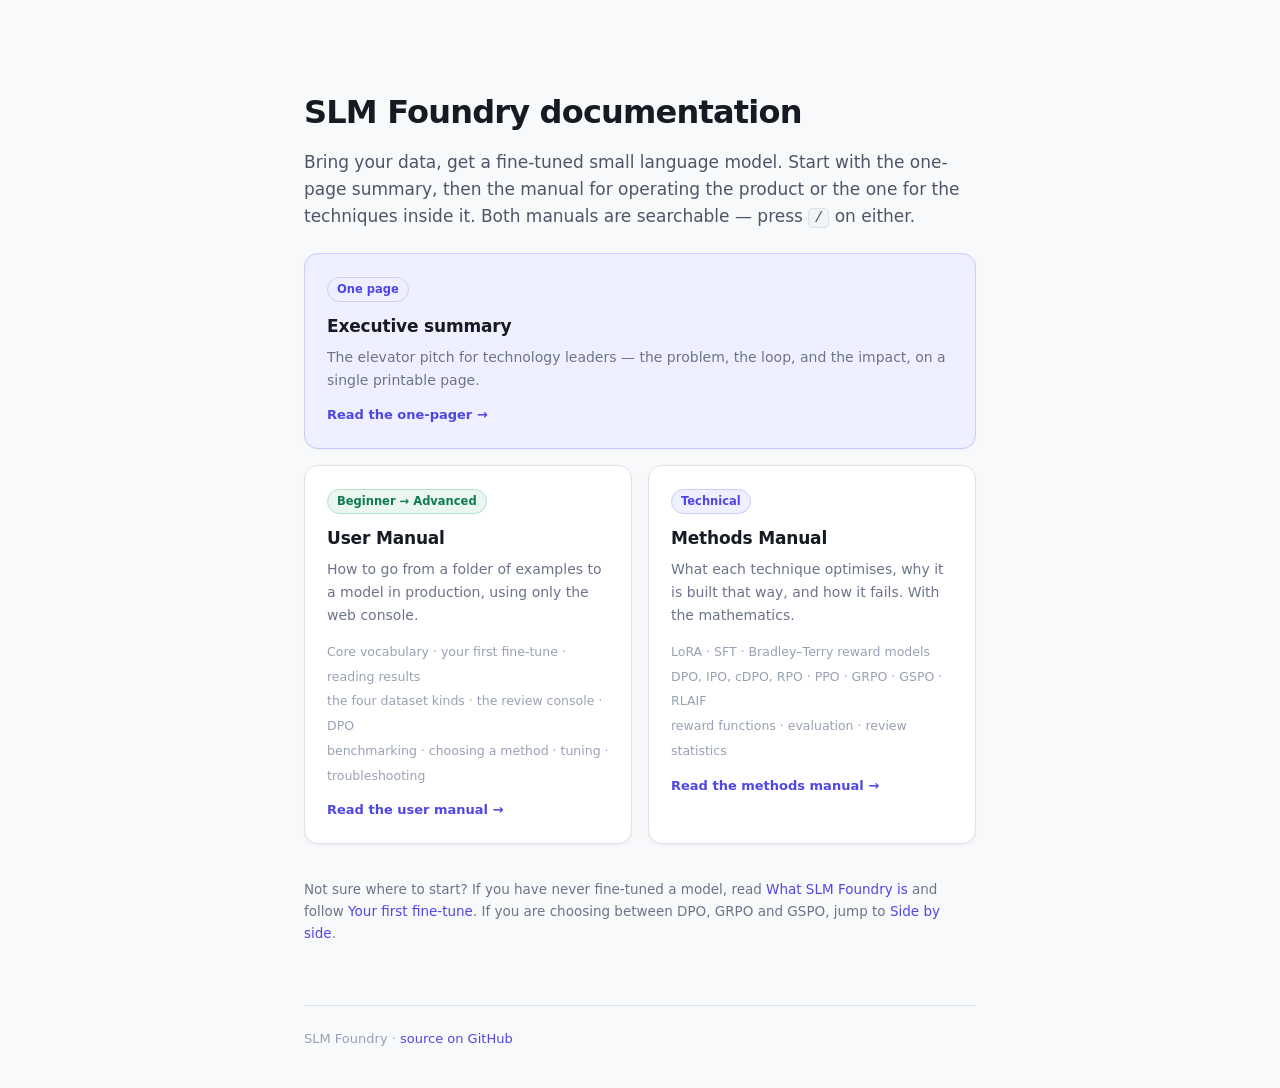
<file: docs/index.html>
<!DOCTYPE html>
<html lang="en">
<head>
<meta charset="utf-8">
<meta name="viewport" content="width=device-width, initial-scale=1">
<title>SLM Foundry — Documentation</title>
<link rel="stylesheet" href="manual.css">
<style>
  .hero { max-width: 720px; margin: 0 auto; padding: 70px 24px 40px; }
  .cards { display: grid; grid-template-columns: repeat(2, minmax(0,1fr)); gap: 16px; }
  @media (max-width: 720px) { .cards { grid-template-columns: minmax(0,1fr); } }
  .card {
    display: block; padding: 22px; text-decoration: none; color: inherit;
    background: var(--surface); border: 1px solid var(--border);
    border-radius: var(--radius); box-shadow: var(--shadow-sm);
    transition: border-color .12s, transform .08s;
  }
  .card:hover { border-color: var(--accent); transform: translateY(-2px); text-decoration: none; }
  .card h3 { margin: 10px 0 6px; }
  .card p { color: var(--text-3); font-size: 14px; margin: 0 0 12px; }
  .card .in { font-size: 12.5px; color: var(--text-4); line-height: 1.7; }
  .card .go { color: var(--accent); font-size: 13px; font-weight: 560; margin-top: 12px; display: block; }
</style>
</head>
<body>
<div class="hero">
  <span class="mark" aria-hidden="true" style="width:38px;height:38px;border-radius:11px"></span>
  <h1 style="margin-top:16px">SLM Foundry documentation</h1>
  <p class="lede">
    Bring your data, get a fine-tuned small language model. Start with the one-page
    summary, then the manual for operating the product or the one for the techniques
    inside it. Both manuals are searchable — press <code>/</code> on either.
  </p>

  <a class="card" href="exec-1-pager.html"
     style="display:block;margin-bottom:16px;border-color:var(--accent-border);background:var(--accent-soft)">
    <span class="chip advanced">One page</span>
    <h3 style="margin-top:10px">Executive summary</h3>
    <p style="margin-bottom:0">The elevator pitch for technology leaders — the problem, the loop,
       and the impact, on a single printable page.</p>
    <span class="go">Read the one-pager →</span>
  </a>

  <div class="cards">
    <a class="card" href="user-manual.html">
      <span class="chip beginner">Beginner → Advanced</span>
      <h3>User Manual</h3>
      <p>How to go from a folder of examples to a model in production, using only
         the web console.</p>
      <span class="in">
        Core vocabulary · your first fine-tune · reading results<br>
        the four dataset kinds · the review console · DPO<br>
        benchmarking · choosing a method · tuning · troubleshooting
      </span>
      <span class="go">Read the user manual →</span>
    </a>

    <a class="card" href="methods.html">
      <span class="chip advanced">Technical</span>
      <h3>Methods Manual</h3>
      <p>What each technique optimises, why it is built that way, and how it fails.
         With the mathematics.</p>
      <span class="in">
        LoRA · SFT · Bradley–Terry reward models<br>
        DPO, IPO, cDPO, RPO · PPO · GRPO · GSPO · RLAIF<br>
        reward functions · evaluation · review statistics
      </span>
      <span class="go">Read the methods manual →</span>
    </a>
  </div>

  <p style="margin-top:34px;font-size:13.5px;color:var(--text-3)">
    Not sure where to start? If you have never fine-tuned a model, read
    <a href="user-manual.html#what-is-it">What SLM Foundry is</a> and follow
    <a href="user-manual.html#first-run">Your first fine-tune</a>. If you are
    choosing between DPO, GRPO and GSPO, jump to
    <a href="methods.html#comparison">Side by side</a>.
  </p>

  <footer>SLM Foundry · <a href="https://github.com/rgvvvg5mpz-collab/slm-foundry">source on GitHub</a></footer>
</div>
</body>
</html>
</file>
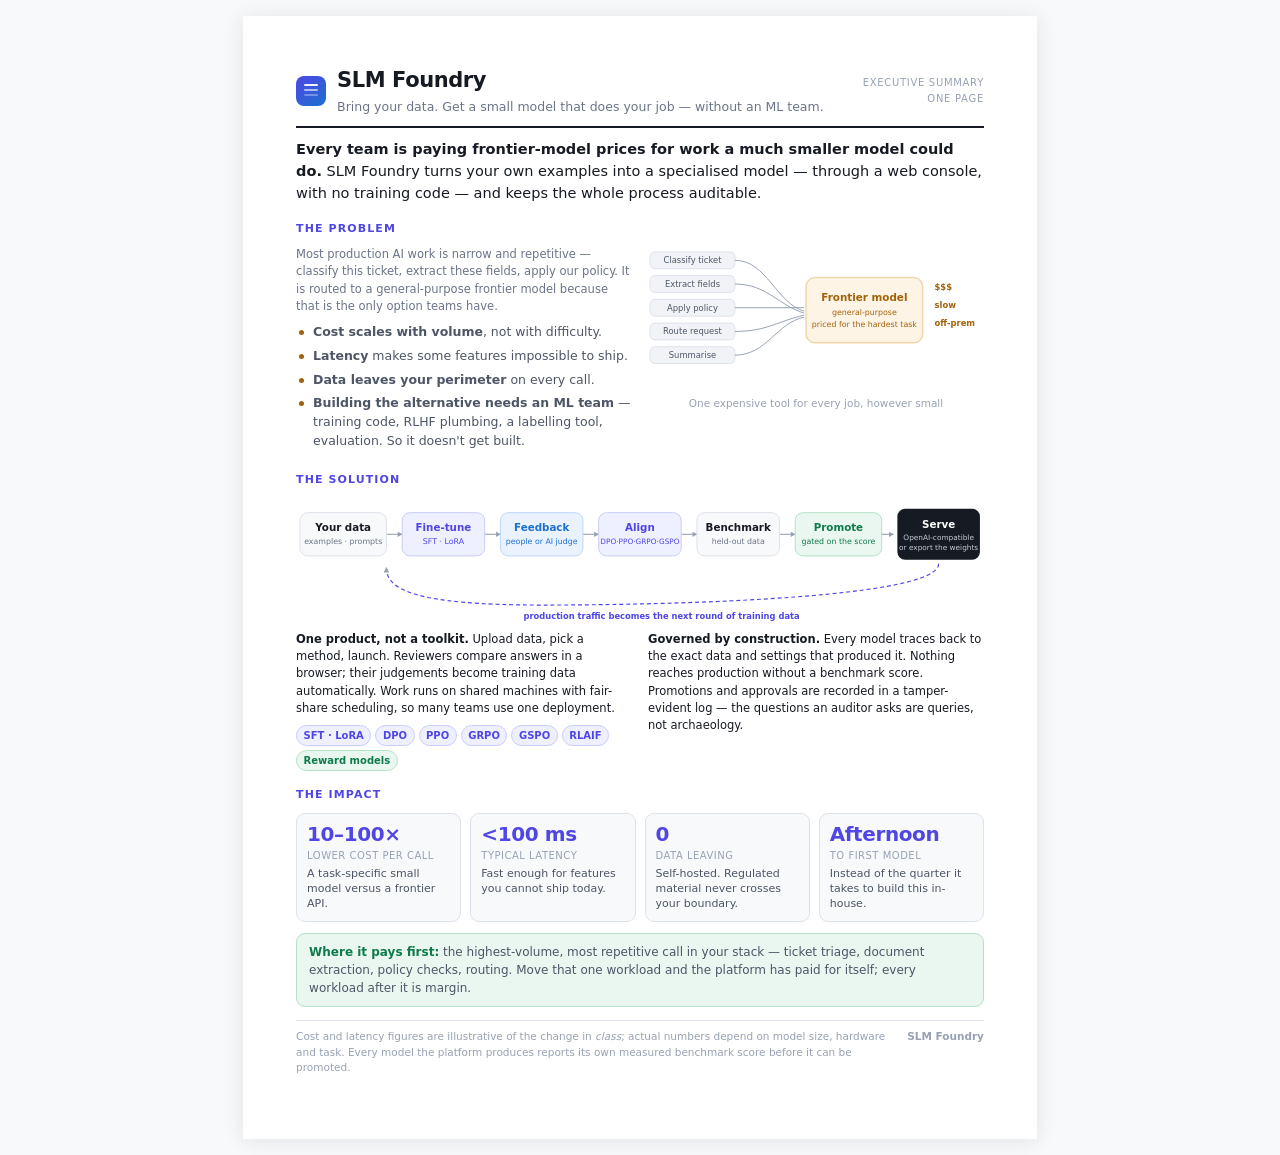
<file: docs/exec-1-pager.html>
<!DOCTYPE html>
<html lang="en">
<head>
<meta charset="utf-8">
<meta name="viewport" content="width=device-width, initial-scale=1">
<title>SLM Foundry — Executive Summary</title>
<style>
  :root{
    --ink:#161a22; --ink2:#4d5566; --ink3:#6b7488; --ink4:#98a1b3;
    --line:#dee2ea; --bg:#ffffff; --soft:#f8f9fb;
    --accent:#4f46e5; --accent-soft:#eef0ff; --accent-line:#c9cdfa;
    --warn:#a3620a; --warn-soft:#fdf4e6; --warn-line:#f0d7ab;
    --good:#0f7a4d; --good-soft:#eaf7f0; --good-line:#b4e2c9;
    --run:#1d6fd0;  --run-soft:#eaf2fd;
    --sans:-apple-system,BlinkMacSystemFont,"Segoe UI",Inter,system-ui,sans-serif;
    --mono:ui-monospace,SFMono-Regular,"SF Mono",Menlo,monospace;
  }
  *{box-sizing:border-box}
  body{margin:0;background:var(--soft);color:var(--ink);font-family:var(--sans);
       font-size:13px;line-height:1.5;-webkit-font-smoothing:antialiased}
  .page{width:210mm;min-height:297mm;margin:16px auto;background:var(--bg);
        padding:13mm 14mm;box-shadow:0 2px 20px rgba(22,26,34,.10)}

  header{display:flex;align-items:center;gap:11px;padding-bottom:10px;
         border-bottom:2px solid var(--ink)}
  .mark{width:30px;height:30px;border-radius:8px;flex:0 0 30px;position:relative;
        background:linear-gradient(140deg,var(--accent),var(--run))}
  .mark::after{content:"";position:absolute;inset:8px 8px auto 8px;height:2.5px;border-radius:2px;
        background:rgba(255,255,255,.92);
        box-shadow:0 5px 0 rgba(255,255,255,.6),0 10px 0 rgba(255,255,255,.32)}
  h1{margin:0;font-size:21px;letter-spacing:-.02em;font-weight:680}
  .tag{margin:1px 0 0;color:var(--ink3);font-size:12.5px}
  .stamp{margin-left:auto;text-align:right;font-size:10px;color:var(--ink4);
         text-transform:uppercase;letter-spacing:.07em;line-height:1.6}

  h2{font-size:11px;text-transform:uppercase;letter-spacing:.1em;color:var(--accent);
     margin:16px 0 7px;font-weight:720}
  p{margin:0 0 8px}
  .lead{font-size:14.5px;line-height:1.5;color:var(--ink);margin:11px 0 4px}
  .lead b{font-weight:680}
  strong{font-weight:650}
  .muted{color:var(--ink3)}
  .small{font-size:11.5px}

  .cols{display:grid;grid-template-columns:1fr 1fr;gap:16px;align-items:start}
  .pain{margin:6px 0 0;padding:0;list-style:none}
  .pain li{position:relative;padding-left:17px;margin-bottom:5px;color:var(--ink2);font-size:12.5px}
  .pain li::before{content:"";position:absolute;left:3px;top:7px;width:5px;height:5px;
        border-radius:50%;background:var(--warn)}

  figure{margin:0}
  svg{display:block;width:100%;height:auto}
  figcaption{font-size:10.5px;color:var(--ink4);margin-top:4px;text-align:center}

  .pills{display:flex;flex-wrap:wrap;gap:4px;margin:8px 0 0}
  .pill{font-size:10px;font-weight:620;padding:2px 6.5px;border-radius:999px;white-space:nowrap;
        background:var(--accent-soft);color:var(--accent);border:1px solid var(--accent-line)}
  .pill.g{background:var(--good-soft);color:var(--good);border-color:var(--good-line)}

  .stats{display:grid;grid-template-columns:repeat(4,1fr);gap:9px;margin:9px 0 0}
  .stat{border:1px solid var(--line);border-radius:9px;padding:9px 10px;background:var(--soft)}
  .stat .n{font-size:20px;font-weight:700;letter-spacing:-.02em;line-height:1.15;color:var(--accent)}
  .stat .l{font-size:10px;text-transform:uppercase;letter-spacing:.05em;color:var(--ink4);margin-top:2px}
  .stat .d{font-size:11px;color:var(--ink2);margin-top:3px;line-height:1.4}

  .band{margin-top:11px;border:1px solid var(--good-line);background:var(--good-soft);
        border-radius:9px;padding:9px 12px;font-size:12px;color:var(--ink2)}
  .band b{color:var(--good)}

  footer{margin-top:13px;padding-top:8px;border-top:1px solid var(--line);
         display:flex;gap:12px;align-items:baseline;font-size:10.5px;color:var(--ink4)}
  footer .note{flex:1}
  code{font-family:var(--mono);font-size:.92em}

  @media print{
    body{background:#fff}
    .page{width:auto;min-height:0;margin:0;padding:0;box-shadow:none}
    @page{size:A4;margin:12mm}
  }
  @media (max-width:820px){
    .page{width:auto;padding:18px}
    .cols,.stats{grid-template-columns:1fr}
  }
</style>
</head>
<body>
<div class="page">

<header>
  <span class="mark" aria-hidden="true"></span>
  <div>
    <h1>SLM Foundry</h1>
    <p class="tag">Bring your data. Get a small model that does your job — without an ML team.</p>
  </div>
  <div class="stamp">Executive summary<br>One page</div>
</header>

<p class="lead">
  <b>Every team is paying frontier-model prices for work a much smaller model could do.</b>
  SLM Foundry turns your own examples into a specialised model — through a web console,
  with no training code — and keeps the whole process auditable.
</p>

<!-- ══════════════════════════════ PROBLEM ══════════════════════════════ -->
<h2>The problem</h2>
<div class="cols">
  <div>
    <p class="small muted" style="margin-top:2px">
      Most production AI work is narrow and repetitive — classify this ticket, extract these
      fields, apply our policy. It is routed to a general-purpose frontier model because that
      is the only option teams have.
    </p>
    <ul class="pain">
      <li><strong>Cost scales with volume</strong>, not with difficulty.</li>
      <li><strong>Latency</strong> makes some features impossible to ship.</li>
      <li><strong>Data leaves your perimeter</strong> on every call.</li>
      <li><strong>Building the alternative needs an ML team</strong> — training code,
          RLHF plumbing, a labelling tool, evaluation. So it doesn't get built.</li>
    </ul>
  </div>

  <figure>
    <svg viewBox="0 0 340 150" role="img" aria-label="Narrow repetitive tasks all routed to one expensive general model">
      <g font-family="-apple-system, system-ui, sans-serif" font-size="8.5">
        <g fill="#4d5566">
          <rect x="2"  y="8"  width="86" height="17" rx="5" fill="#f1f3f7" stroke="#dee2ea"/>
          <text x="45" y="19.5" text-anchor="middle">Classify ticket</text>
          <rect x="2"  y="32" width="86" height="17" rx="5" fill="#f1f3f7" stroke="#dee2ea"/>
          <text x="45" y="43.5" text-anchor="middle">Extract fields</text>
          <rect x="2"  y="56" width="86" height="17" rx="5" fill="#f1f3f7" stroke="#dee2ea"/>
          <text x="45" y="67.5" text-anchor="middle">Apply policy</text>
          <rect x="2"  y="80" width="86" height="17" rx="5" fill="#f1f3f7" stroke="#dee2ea"/>
          <text x="45" y="91.5" text-anchor="middle">Route request</text>
          <rect x="2"  y="104" width="86" height="17" rx="5" fill="#f1f3f7" stroke="#dee2ea"/>
          <text x="45" y="115.5" text-anchor="middle">Summarise</text>
        </g>
        <g stroke="#98a1b3" stroke-width="1" fill="none">
          <path d="M88 16.5 C120 16.5, 130 60, 158 68"/>
          <path d="M88 40.5 C120 40.5, 132 62, 158 70"/>
          <path d="M88 64.5 H158"/>
          <path d="M88 88.5 C120 88.5, 132 78, 158 72"/>
          <path d="M88 112.5 C120 112.5, 130 80, 158 74"/>
        </g>
        <rect x="160" y="34" width="118" height="66" rx="9" fill="#fdf4e6" stroke="#f0d7ab" stroke-width="1.5"/>
        <text x="219" y="58" text-anchor="middle" font-size="10.5" font-weight="700" fill="#a3620a">Frontier model</text>
        <text x="219" y="72" text-anchor="middle" font-size="8" fill="#a3620a">general-purpose</text>
        <text x="219" y="84" text-anchor="middle" font-size="8" fill="#a3620a">priced for the hardest task</text>
        <g font-size="8.5" fill="#a3620a" font-weight="650">
          <text x="290" y="47">$$$</text>
          <text x="290" y="65">slow</text>
          <text x="290" y="83">off-prem</text>
        </g>
      </g>
    </svg>
    <figcaption>One expensive tool for every job, however small</figcaption>
  </figure>
</div>

<!-- ══════════════════════════════ SOLUTION ═════════════════════════════ -->
<h2>The solution</h2>
<figure>
  <svg viewBox="0 0 700 132" role="img" aria-label="The SLM Foundry loop: data, fine-tune, feedback, align, benchmark, promote, serve">
    <defs>
      <marker id="a" viewBox="0 0 8 8" refX="6.5" refY="4" markerWidth="5.5" markerHeight="5.5" orient="auto">
        <path d="M0.5 0.5 L7 4 L0.5 7.5 z" fill="#98a1b3"/>
      </marker>
    </defs>
    <g font-family="-apple-system, system-ui, sans-serif">
      <g stroke="#98a1b3" stroke-width="1.1" marker-end="url(#a)" fill="none">
        <path d="M92 40 H108"/><path d="M192 40 H208"/><path d="M292 40 H308"/>
        <path d="M392 40 H408"/><path d="M492 40 H508"/>
      </g>
      <!-- stages -->
      <g>
        <rect x="4"   y="18" width="88" height="44" rx="8" fill="#f8f9fb" stroke="#dee2ea"/>
        <text x="48"  y="37" text-anchor="middle" font-size="10.5" font-weight="680" fill="#161a22">Your data</text>
        <text x="48"  y="50" text-anchor="middle" font-size="8" fill="#6b7488">examples · prompts</text>

        <rect x="108" y="18" width="84" height="44" rx="8" fill="#eef0ff" stroke="#c9cdfa"/>
        <text x="150" y="37" text-anchor="middle" font-size="10.5" font-weight="680" fill="#4f46e5">Fine-tune</text>
        <text x="150" y="50" text-anchor="middle" font-size="8" fill="#4f46e5">SFT · LoRA</text>

        <rect x="208" y="18" width="84" height="44" rx="8" fill="#eaf2fd" stroke="#bcd8f6"/>
        <text x="250" y="37" text-anchor="middle" font-size="10.5" font-weight="680" fill="#1d6fd0">Feedback</text>
        <text x="250" y="50" text-anchor="middle" font-size="8" fill="#1d6fd0">people or AI judge</text>

        <rect x="308" y="18" width="84" height="44" rx="8" fill="#eef0ff" stroke="#c9cdfa"/>
        <text x="350" y="37" text-anchor="middle" font-size="10.5" font-weight="680" fill="#4f46e5">Align</text>
        <text x="350" y="50" text-anchor="middle" font-size="7.5" fill="#4f46e5">DPO·PPO·GRPO·GSPO</text>

        <rect x="408" y="18" width="84" height="44" rx="8" fill="#f8f9fb" stroke="#dee2ea"/>
        <text x="450" y="37" text-anchor="middle" font-size="10.5" font-weight="680" fill="#161a22">Benchmark</text>
        <text x="450" y="50" text-anchor="middle" font-size="8" fill="#6b7488">held-out data</text>

        <rect x="508" y="18" width="88" height="44" rx="8" fill="#eaf7f0" stroke="#b4e2c9"/>
        <text x="552" y="37" text-anchor="middle" font-size="10.5" font-weight="680" fill="#0f7a4d">Promote</text>
        <text x="552" y="50" text-anchor="middle" font-size="8" fill="#0f7a4d">gated on the score</text>

        <rect x="612" y="14" width="84" height="52" rx="8" fill="#161a22"/>
        <text x="654" y="34" text-anchor="middle" font-size="10.5" font-weight="680" fill="#fff">Serve</text>
        <text x="654" y="46" text-anchor="middle" font-size="7.5" fill="#c6ccd8">OpenAI-compatible</text>
        <text x="654" y="56" text-anchor="middle" font-size="7.5" fill="#c6ccd8">or export the weights</text>
      </g>
      <path d="M596 40 H608" stroke="#98a1b3" stroke-width="1.1" marker-end="url(#a)" fill="none"/>
      <!-- feedback loop -->
      <path d="M654 70 C654 104, 400 112, 250 112 C120 112, 92 96, 92 74"
            stroke="#4f46e5" stroke-width="1.2" stroke-dasharray="4 3" fill="none" marker-end="url(#a)"/>
      <text x="372" y="126" text-anchor="middle" font-size="8.5" fill="#4f46e5" font-weight="620">
        production traffic becomes the next round of training data
      </text>
    </g>
  </svg>
</figure>

<div class="cols" style="margin-top:6px">
  <div>
    <p class="small" style="margin:0">
      <strong>One product, not a toolkit.</strong> Upload data, pick a method, launch. Reviewers
      compare answers in a browser; their judgements become training data automatically. Work runs
      on shared machines with fair-share scheduling, so many teams use one deployment.
    </p>
    <div class="pills">
      <span class="pill">SFT · LoRA</span><span class="pill">DPO</span><span class="pill">PPO</span>
      <span class="pill">GRPO</span><span class="pill">GSPO</span><span class="pill">RLAIF</span>
      <span class="pill g">Reward&nbsp;models</span>
    </div>
  </div>
  <div>
    <p class="small" style="margin:0">
      <strong>Governed by construction.</strong> Every model traces back to the exact data and
      settings that produced it. Nothing reaches production without a benchmark score. Promotions
      and approvals are recorded in a tamper-evident log — the questions an auditor asks are
      queries, not archaeology.
    </p>
  </div>
</div>

<!-- ══════════════════════════════ IMPACT ══════════════════════════════ -->
<h2>The impact</h2>
<div class="stats">
  <div class="stat">
    <div class="n">10–100×</div><div class="l">Lower cost per call</div>
    <div class="d">A task-specific small model versus a frontier API.</div>
  </div>
  <div class="stat">
    <div class="n">&lt;100 ms</div><div class="l">Typical latency</div>
    <div class="d">Fast enough for features you cannot ship today.</div>
  </div>
  <div class="stat">
    <div class="n">0</div><div class="l">Data leaving</div>
    <div class="d">Self-hosted. Regulated material never crosses your boundary.</div>
  </div>
  <div class="stat">
    <div class="n">Afternoon</div><div class="l">To first model</div>
    <div class="d">Instead of the quarter it takes to build this in-house.</div>
  </div>
</div>

<div class="band">
  <b>Where it pays first:</b> the highest-volume, most repetitive call in your stack — ticket
  triage, document extraction, policy checks, routing. Move that one workload and the platform
  has paid for itself; every workload after it is margin.
</div>

<footer>
  <span class="note">
    Cost and latency figures are illustrative of the change in <em>class</em>; actual numbers
    depend on model size, hardware and task. Every model the platform produces reports its own
    measured benchmark score before it can be promoted.
  </span>
  <span><strong>SLM&nbsp;Foundry</strong></span>
</footer>

</div>
</body>
</html>
</file>
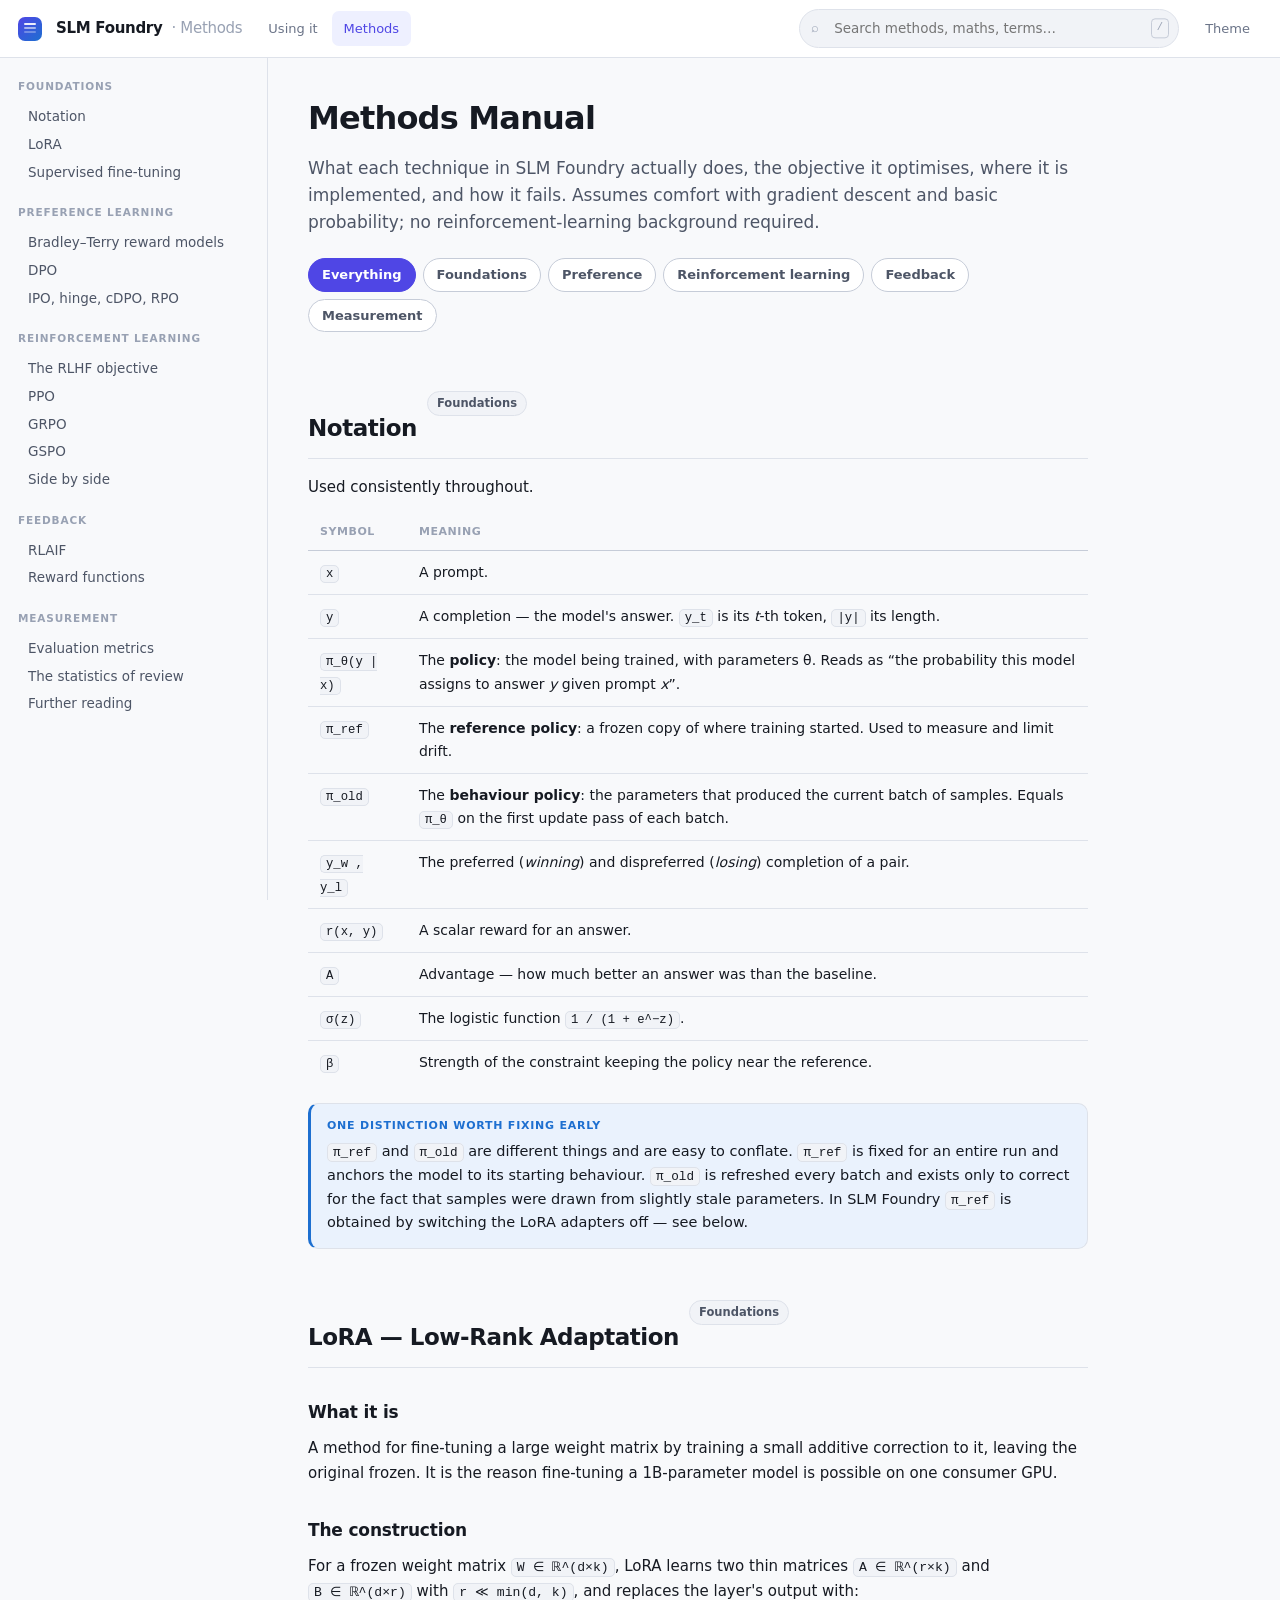
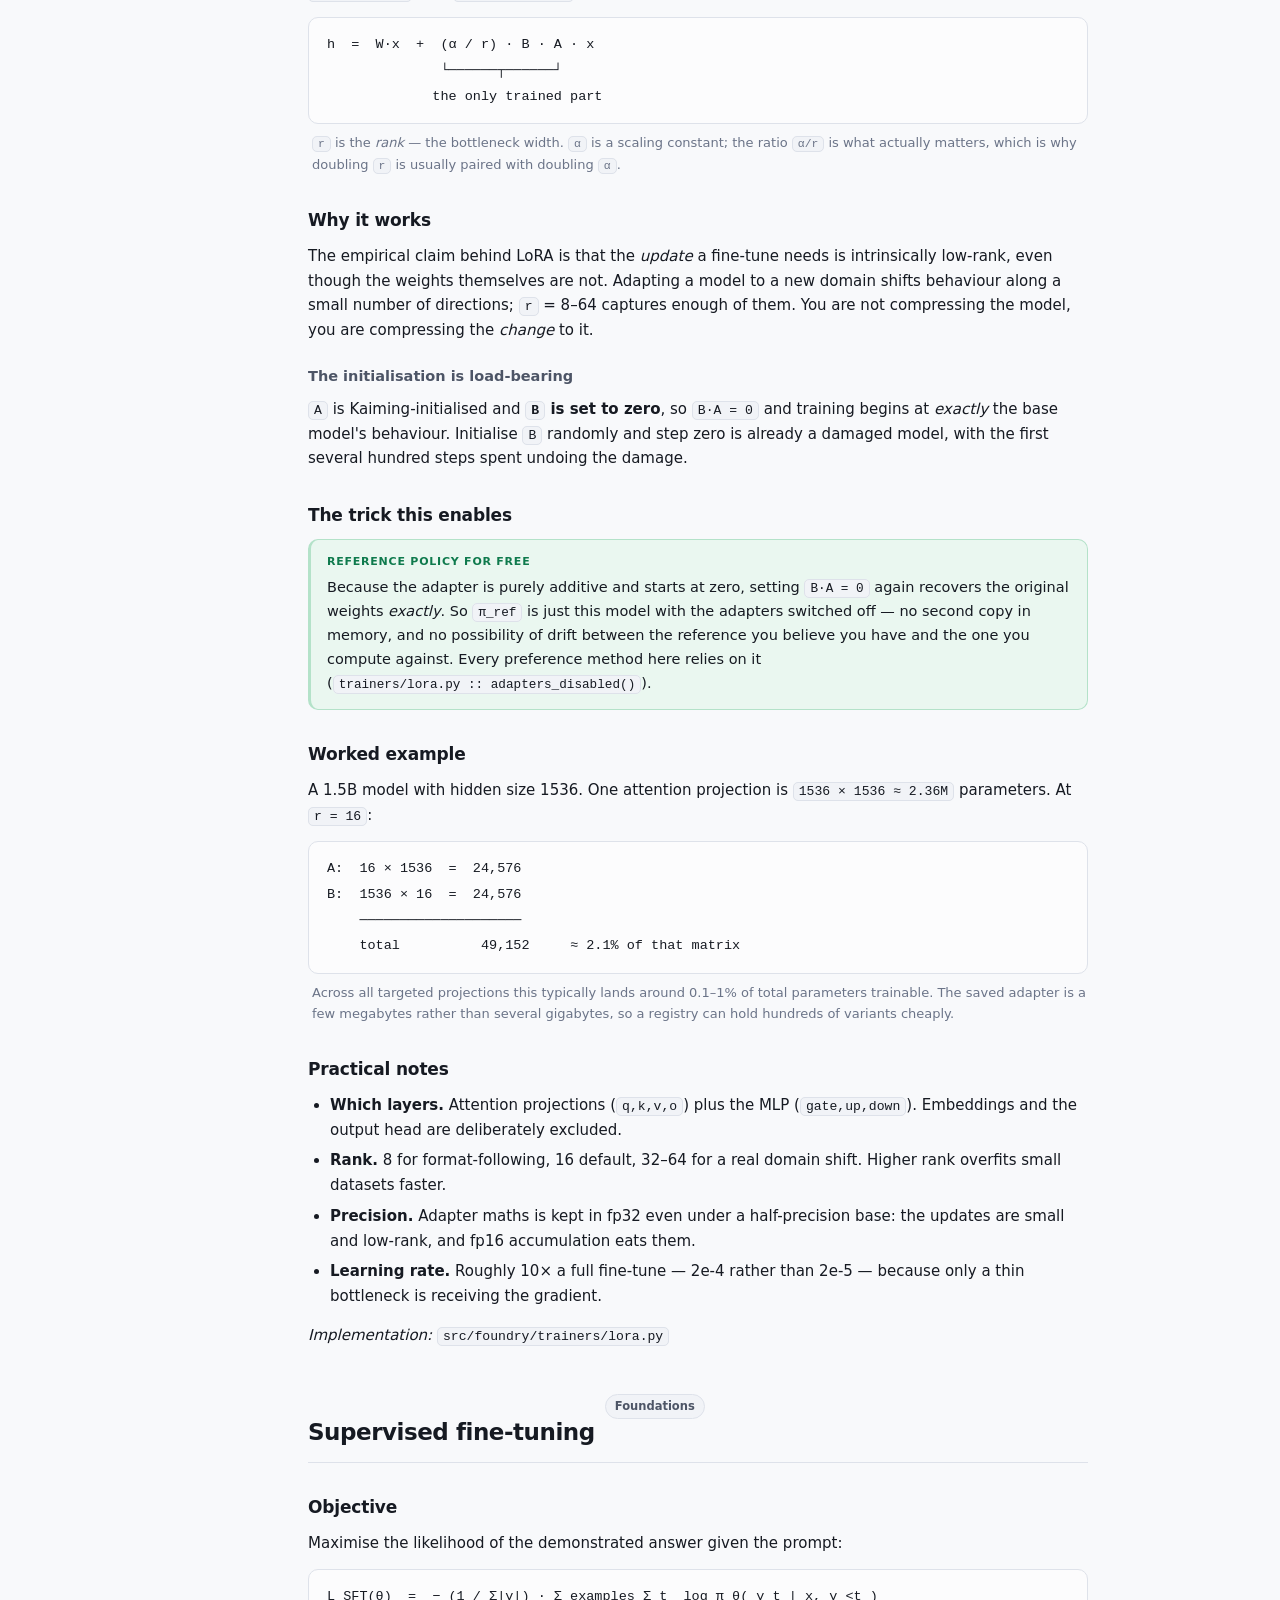
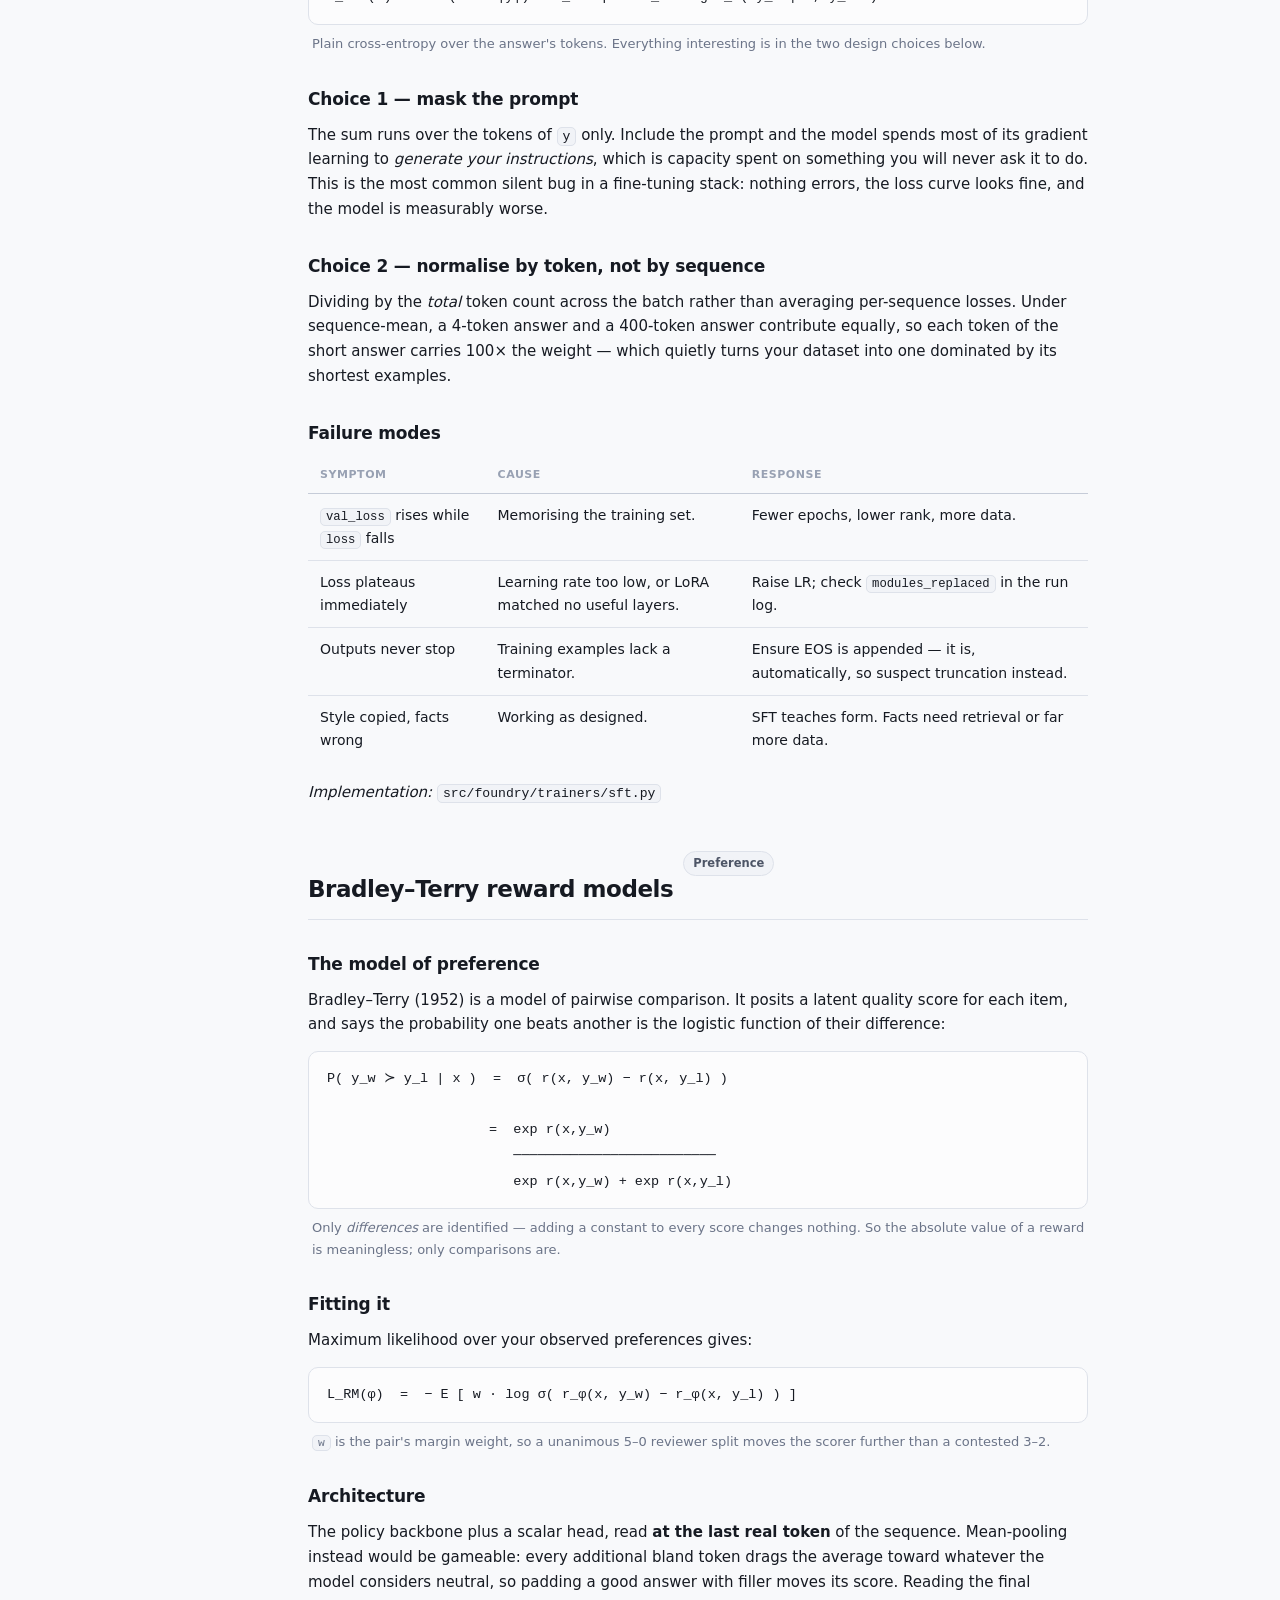
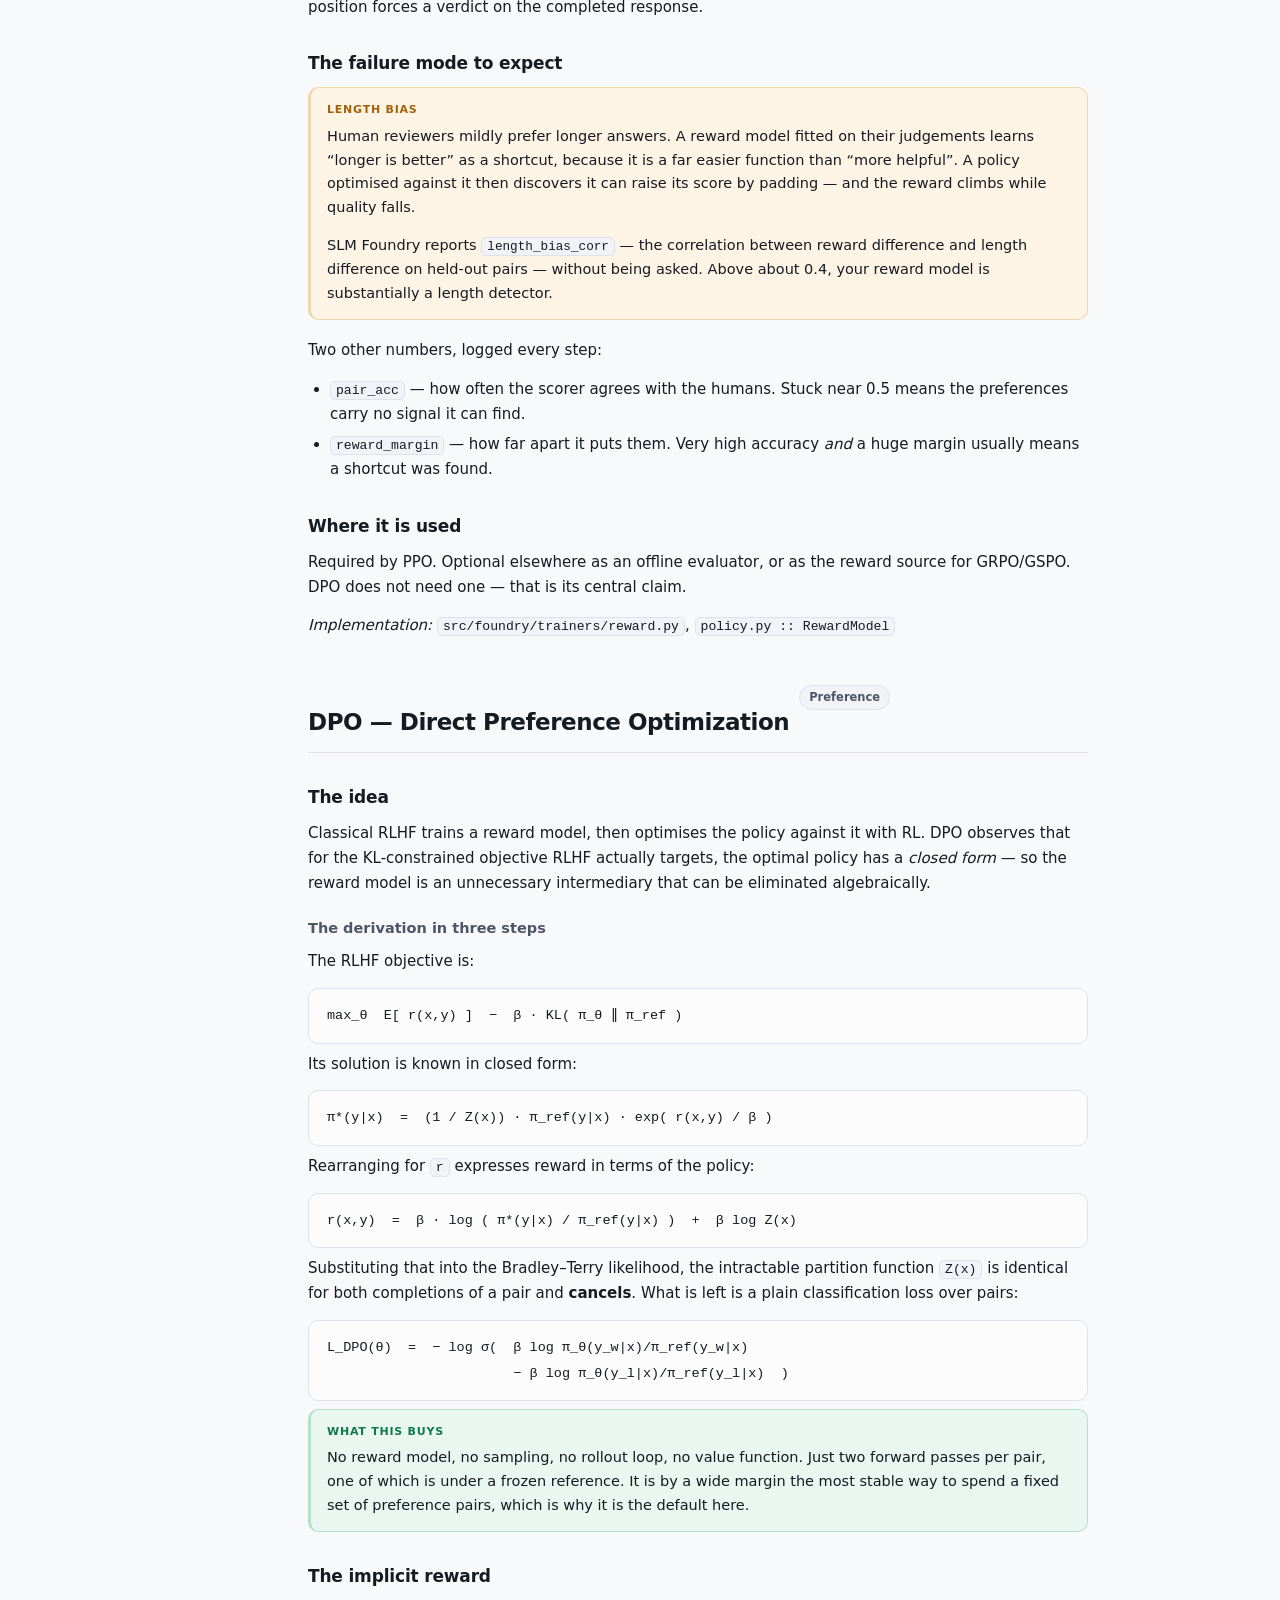
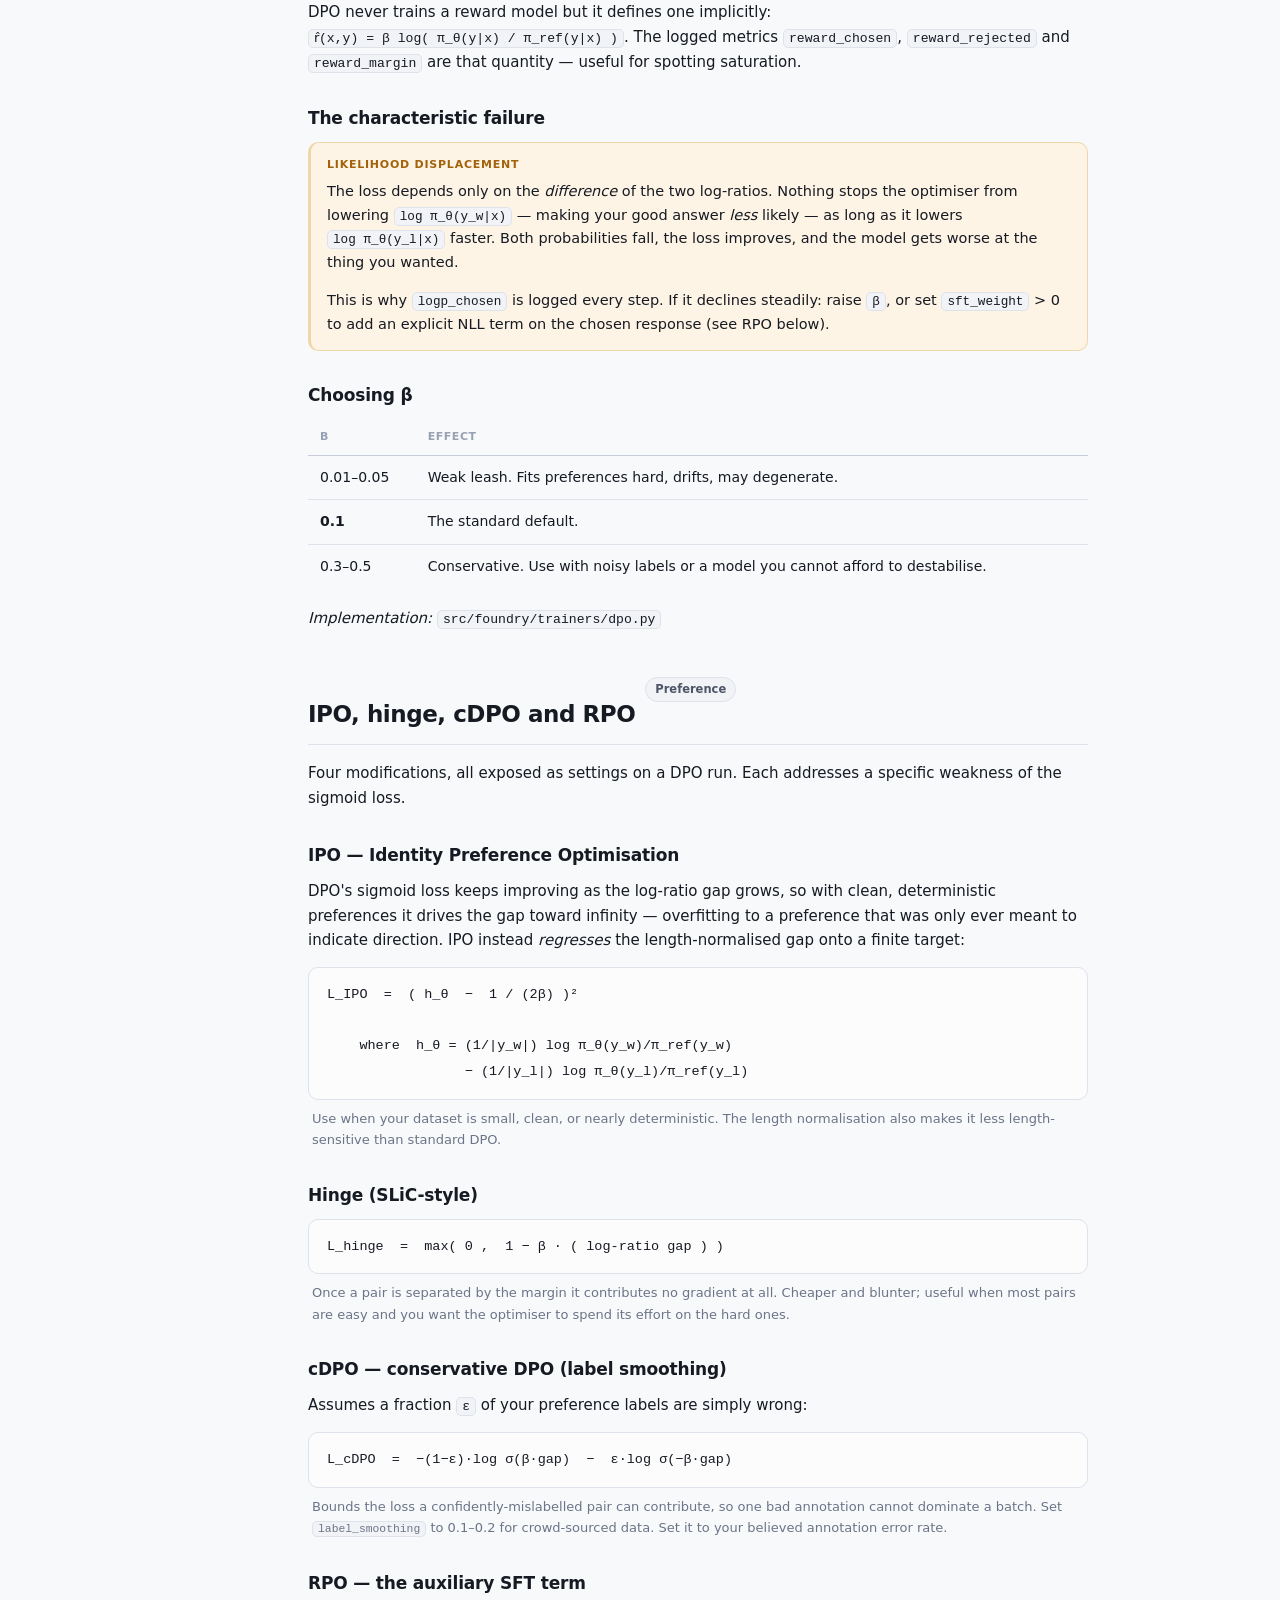
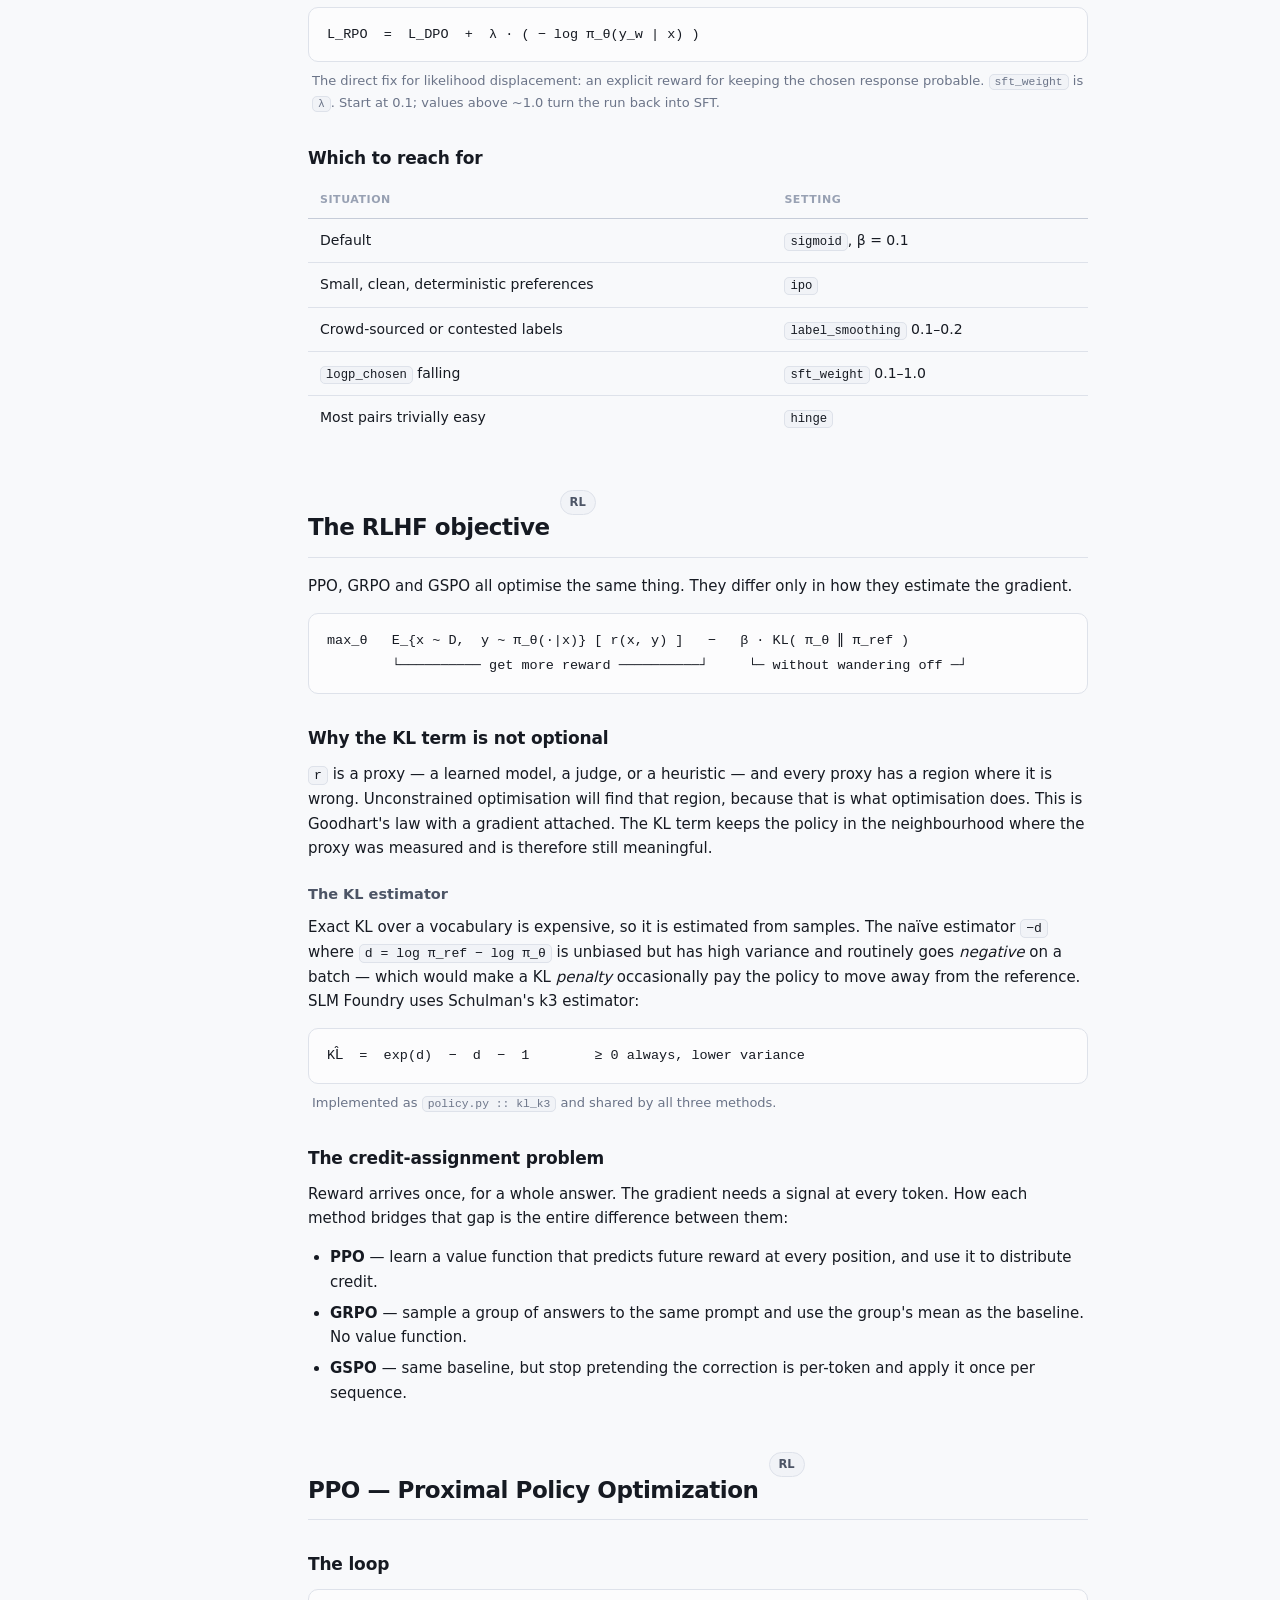
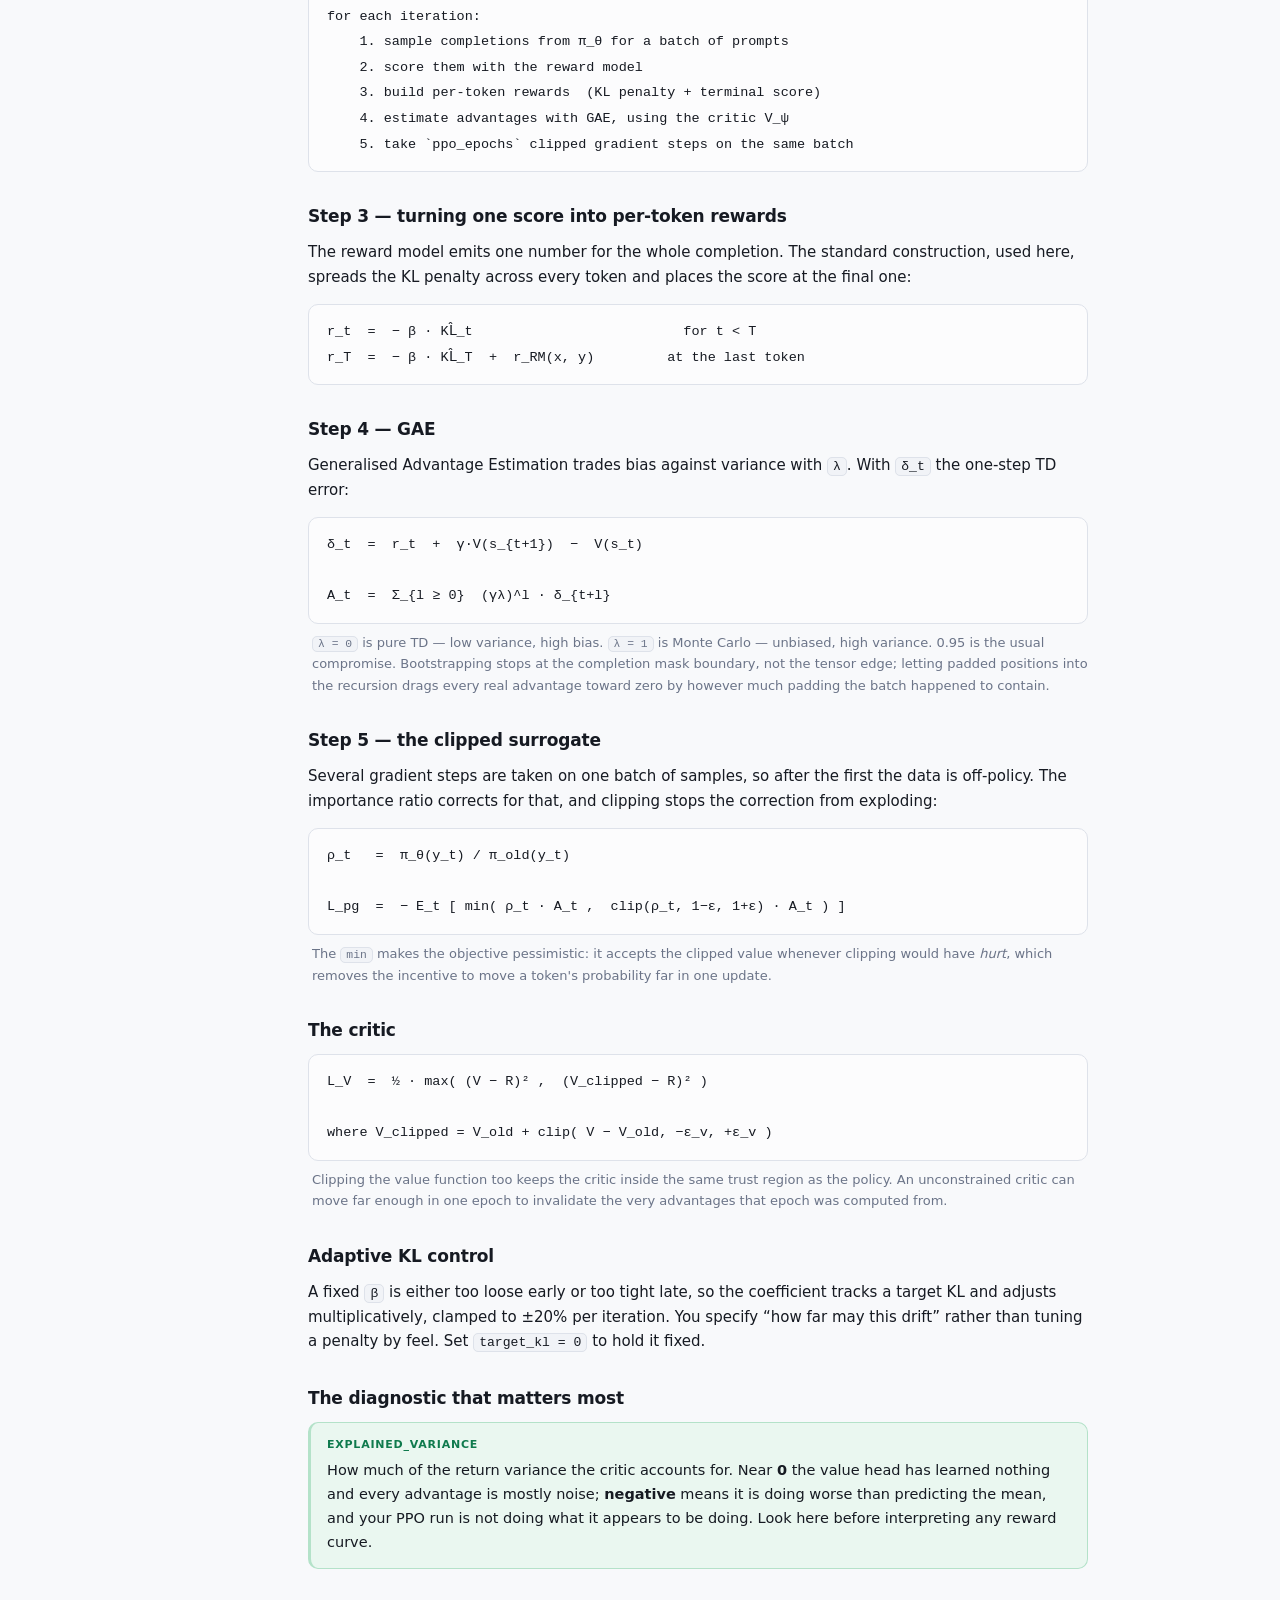
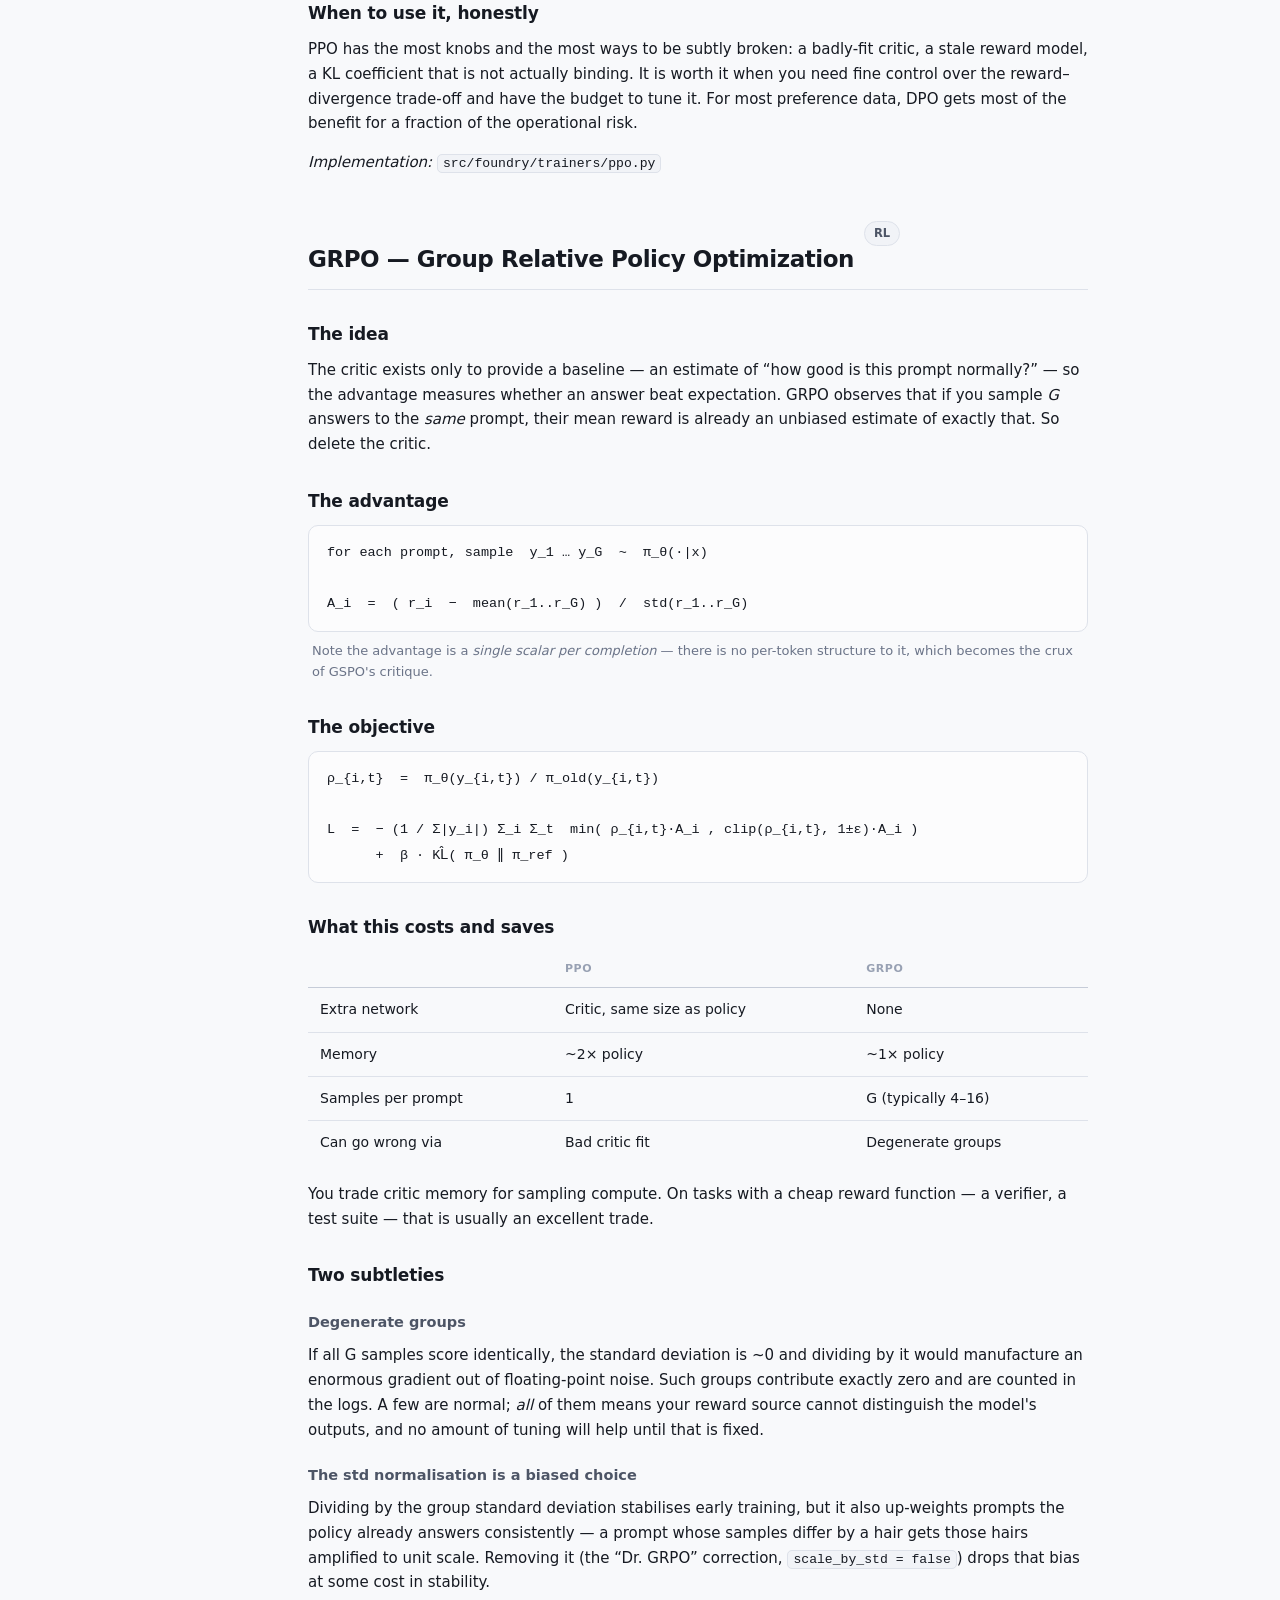
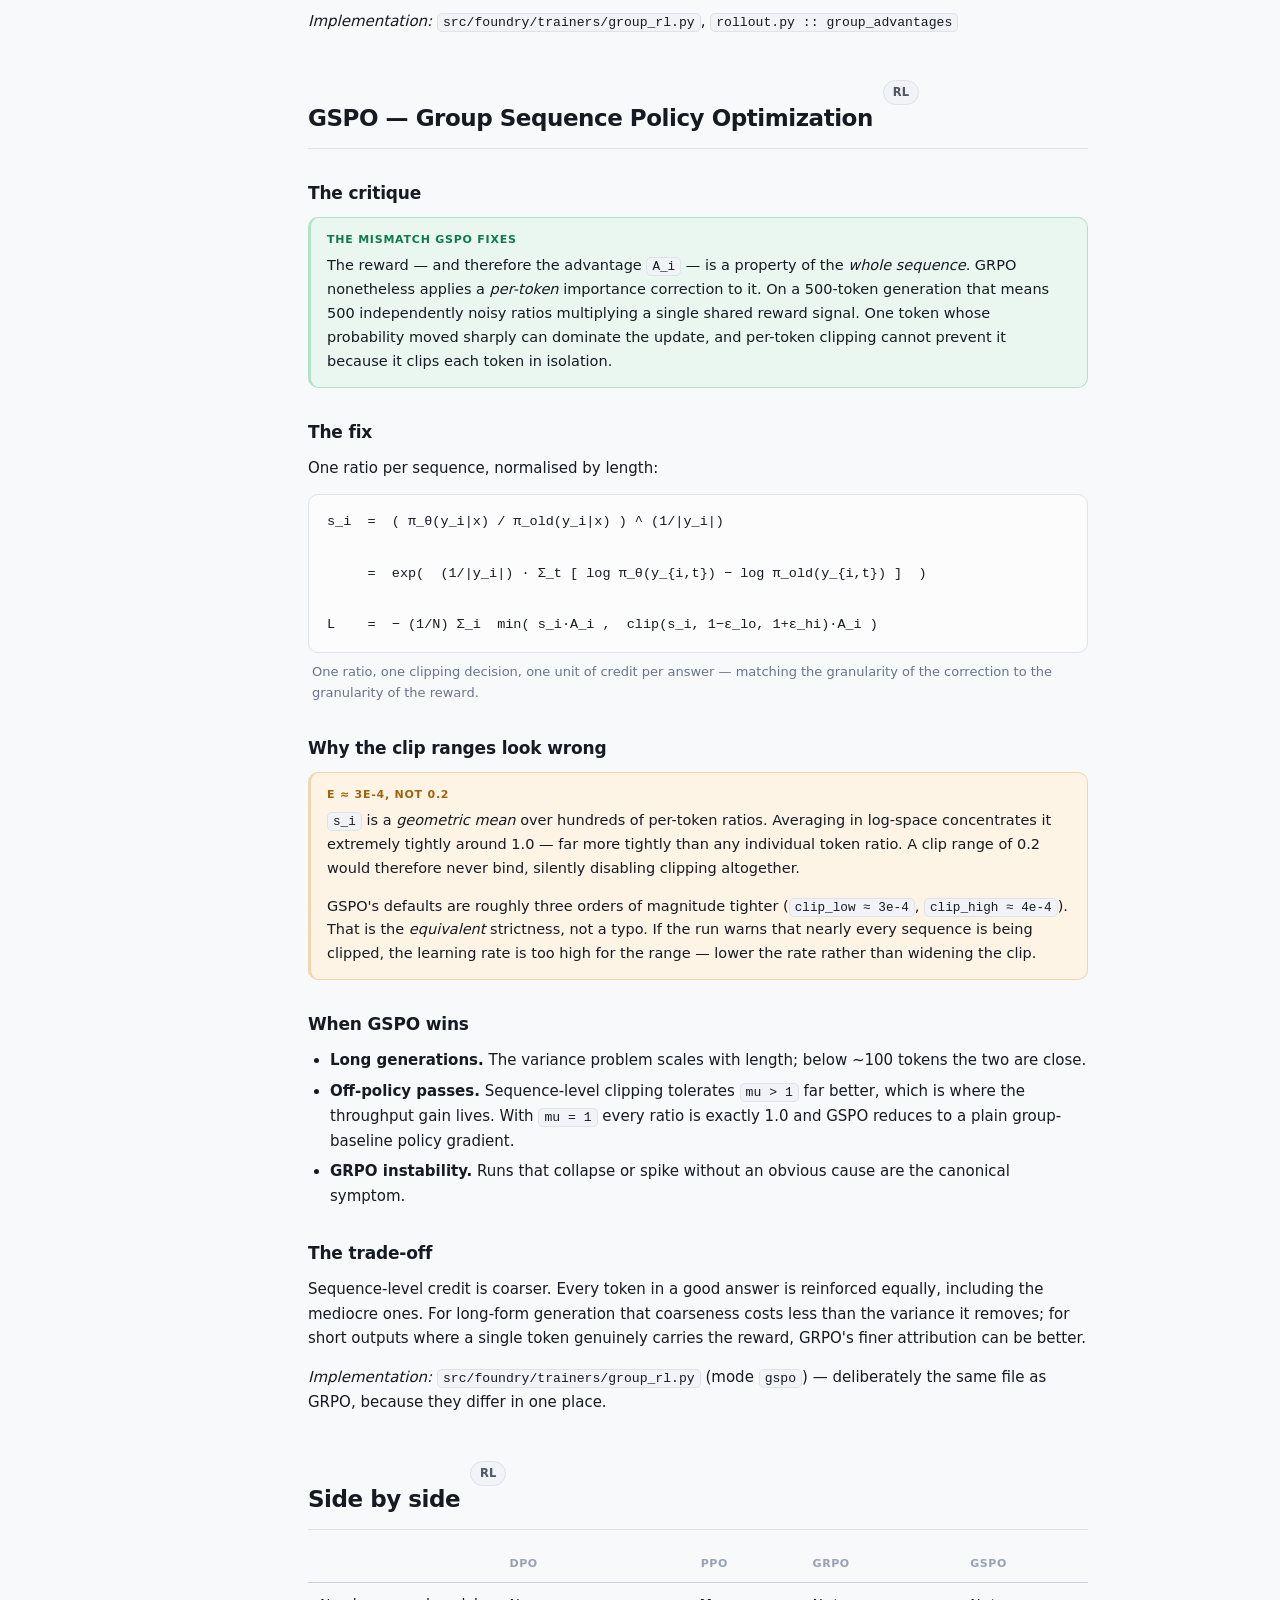
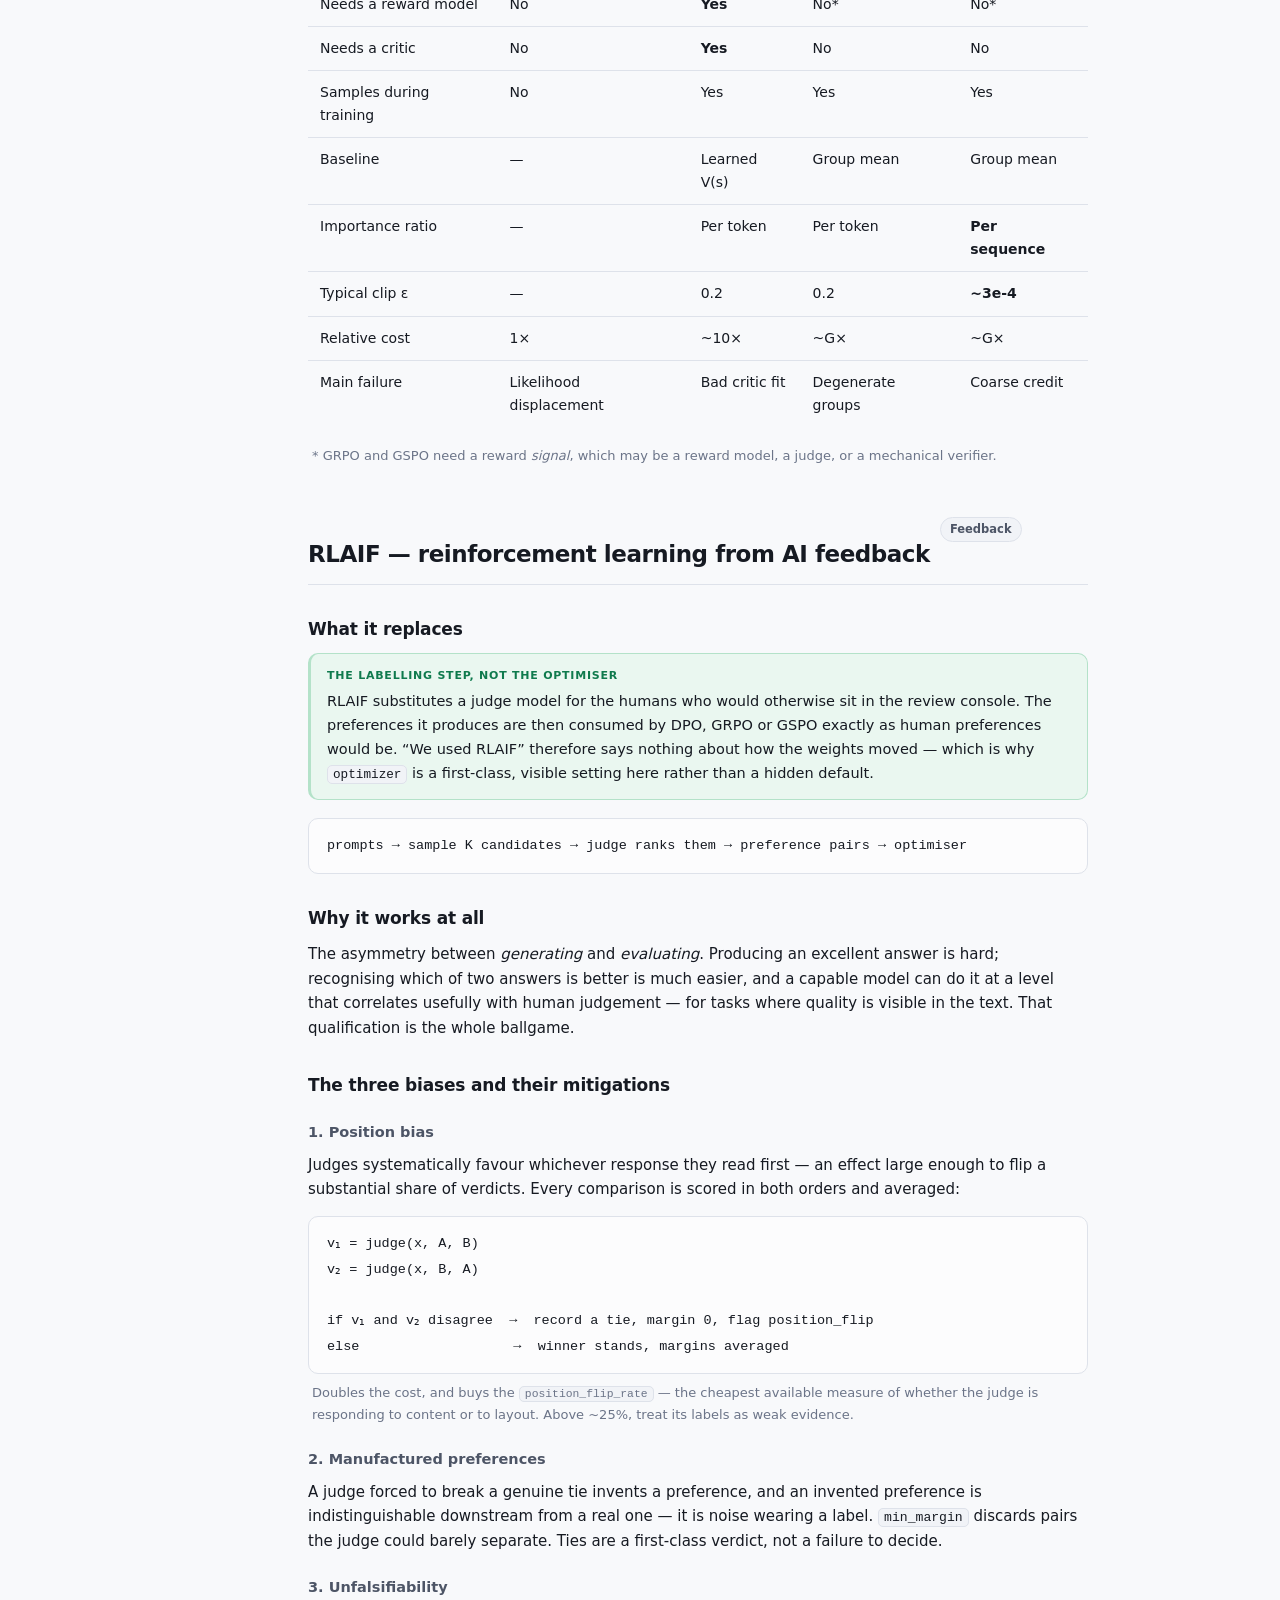
<file: docs/methods.html>
<!DOCTYPE html>
<html lang="en">
<head>
<meta charset="utf-8">
<meta name="viewport" content="width=device-width, initial-scale=1">
<title>SLM Foundry — Methods Manual</title>
<link rel="stylesheet" href="manual.css">
</head>
<body>

<header class="topbar">
  <span class="mark" aria-hidden="true"></span>
  <span class="brand">SLM&nbsp;Foundry <span class="doc">· Methods</span></span>
  <nav class="docnav">
    <a href="user-manual.html">Using it</a>
    <a href="methods.html" class="here">Methods</a>
  </nav>
  <div class="search-wrap">
    <span class="icon" aria-hidden="true">⌕</span>
    <input id="search" type="search" placeholder="Search methods, maths, terms…" aria-label="Search">
    <span class="slash">/</span>
  </div>
  <button class="btn" id="theme-toggle">Theme</button>
</header>

<div class="layout">
<nav class="toc">
  <h4>Foundations</h4>
  <a href="#notation">Notation</a>
  <a href="#lora">LoRA</a>
  <a href="#sft">Supervised fine-tuning</a>

  <h4>Preference learning</h4>
  <a href="#bradley-terry">Bradley–Terry reward models</a>
  <a href="#dpo">DPO</a>
  <a href="#dpo-variants">IPO, hinge, cDPO, RPO</a>

  <h4>Reinforcement learning</h4>
  <a href="#rl-setup">The RLHF objective</a>
  <a href="#ppo">PPO</a>
  <a href="#grpo">GRPO</a>
  <a href="#gspo">GSPO</a>
  <a href="#comparison">Side by side</a>

  <h4>Feedback</h4>
  <a href="#rlaif">RLAIF</a>
  <a href="#reward-fns">Reward functions</a>

  <h4>Measurement</h4>
  <a href="#evaluation">Evaluation metrics</a>
  <a href="#review-stats">The statistics of review</a>
  <a href="#reading">Further reading</a>
</nav>

<main>
<h1>Methods Manual</h1>
<p class="lede">
  What each technique in SLM Foundry actually does, the objective it optimises,
  where it is implemented, and how it fails. Assumes comfort with gradient descent
  and basic probability; no reinforcement-learning background required.
</p>

<div class="filters" role="group" aria-label="Filter by category">
  <button data-filter="all" class="on">Everything</button>
  <button data-filter="foundation">Foundations</button>
  <button data-filter="preference">Preference</button>
  <button data-filter="rl">Reinforcement learning</button>
  <button data-filter="feedback">Feedback</button>
  <button data-filter="measure">Measurement</button>
</div>
<div class="search-status" id="search-status" hidden></div>

<section id="notation" data-level="foundation">
  <div class="section-head"><h2>Notation</h2><span class="chip">Foundations</span></div>
  <div class="rule"></div>
  <p>Used consistently throughout.</p>
  <div class="table-wrap"><table>
    <thead><tr><th>Symbol</th><th>Meaning</th></tr></thead>
    <tbody>
      <tr><td><code>x</code></td><td>A prompt.</td></tr>
      <tr><td><code>y</code></td><td>A completion — the model's answer. <code>y_t</code> is its <em>t</em>-th token, <code>|y|</code> its length.</td></tr>
      <tr><td><code>π_θ(y | x)</code></td><td>The <strong>policy</strong>: the model being trained, with parameters θ. Reads as “the probability this model assigns to answer <em>y</em> given prompt <em>x</em>”.</td></tr>
      <tr><td><code>π_ref</code></td><td>The <strong>reference policy</strong>: a frozen copy of where training started. Used to measure and limit drift.</td></tr>
      <tr><td><code>π_old</code></td><td>The <strong>behaviour policy</strong>: the parameters that produced the current batch of samples. Equals <code>π_θ</code> on the first update pass of each batch.</td></tr>
      <tr><td><code>y_w , y_l</code></td><td>The preferred (<em>winning</em>) and dispreferred (<em>losing</em>) completion of a pair.</td></tr>
      <tr><td><code>r(x, y)</code></td><td>A scalar reward for an answer.</td></tr>
      <tr><td><code>A</code></td><td>Advantage — how much better an answer was than the baseline.</td></tr>
      <tr><td><code>σ(z)</code></td><td>The logistic function <code>1 / (1 + e^−z)</code>.</td></tr>
      <tr><td><code>β</code></td><td>Strength of the constraint keeping the policy near the reference.</td></tr>
    </tbody>
  </table></div>
  <div class="note">
    <span class="label">One distinction worth fixing early</span>
    <code>π_ref</code> and <code>π_old</code> are different things and are easy to
    conflate. <code>π_ref</code> is fixed for an entire run and anchors the model to
    its starting behaviour. <code>π_old</code> is refreshed every batch and exists
    only to correct for the fact that samples were drawn from slightly stale
    parameters. In SLM Foundry <code>π_ref</code> is obtained by switching the LoRA
    adapters off — see below.
  </div>
</section>

<section id="lora" data-level="foundation">
  <div class="section-head"><h2>LoRA — Low-Rank Adaptation</h2><span class="chip">Foundations</span></div>
  <div class="rule"></div>

  <h3>What it is</h3>
  <p>
    A method for fine-tuning a large weight matrix by training a small additive
    correction to it, leaving the original frozen. It is the reason fine-tuning a
    1B-parameter model is possible on one consumer GPU.
  </p>

  <h3>The construction</h3>
  <p>
    For a frozen weight matrix <code>W ∈ ℝ^(d×k)</code>, LoRA learns two thin
    matrices <code>A ∈ ℝ^(r×k)</code> and <code>B ∈ ℝ^(d×r)</code> with
    <code>r ≪ min(d, k)</code>, and replaces the layer's output with:
  </p>
  <div class="math">h  =  W·x  +  (α / r) · B · A · x
              └──────┬──────┘
             the only trained part</div>
  <p class="math-note">
    <code>r</code> is the <em>rank</em> — the bottleneck width. <code>α</code> is a
    scaling constant; the ratio <code>α/r</code> is what actually matters, which is
    why doubling <code>r</code> is usually paired with doubling <code>α</code>.
  </p>

  <h3>Why it works</h3>
  <p>
    The empirical claim behind LoRA is that the <em>update</em> a fine-tune needs is
    intrinsically low-rank, even though the weights themselves are not. Adapting a
    model to a new domain shifts behaviour along a small number of directions;
    <code>r</code> = 8–64 captures enough of them. You are not compressing the model,
    you are compressing the <em>change</em> to it.
  </p>

  <h4>The initialisation is load-bearing</h4>
  <p>
    <code>A</code> is Kaiming-initialised and <strong><code>B</code> is set to
    zero</strong>, so <code>B·A = 0</code> and training begins at
    <em>exactly</em> the base model's behaviour. Initialise <code>B</code> randomly
    and step zero is already a damaged model, with the first several hundred steps
    spent undoing the damage.
  </p>

  <h3>The trick this enables</h3>
  <div class="key">
    <span class="label">Reference policy for free</span>
    Because the adapter is purely additive and starts at zero, setting
    <code>B·A = 0</code> again recovers the original weights <em>exactly</em>. So
    <code>π_ref</code> is just this model with the adapters switched off — no second
    copy in memory, and no possibility of drift between the reference you believe
    you have and the one you compute against. Every preference method here relies
    on it (<code>trainers/lora.py :: adapters_disabled()</code>).
  </div>

  <h3>Worked example</h3>
  <p>
    A 1.5B model with hidden size 1536. One attention projection is
    <code>1536 × 1536 ≈ 2.36M</code> parameters. At <code>r = 16</code>:
  </p>
  <div class="math">A:  16 × 1536  =  24,576
B:  1536 × 16  =  24,576
    ────────────────────
    total          49,152     ≈ 2.1% of that matrix</div>
  <p class="math-note">
    Across all targeted projections this typically lands around 0.1–1% of total
    parameters trainable. The saved adapter is a few megabytes rather than several
    gigabytes, so a registry can hold hundreds of variants cheaply.
  </p>

  <h3>Practical notes</h3>
  <ul>
    <li><strong>Which layers.</strong> Attention projections (<code>q,k,v,o</code>)
      plus the MLP (<code>gate,up,down</code>). Embeddings and the output head are
      deliberately excluded.</li>
    <li><strong>Rank.</strong> 8 for format-following, 16 default, 32–64 for a real
      domain shift. Higher rank overfits small datasets faster.</li>
    <li><strong>Precision.</strong> Adapter maths is kept in fp32 even under a
      half-precision base: the updates are small and low-rank, and fp16
      accumulation eats them.</li>
    <li><strong>Learning rate.</strong> Roughly 10× a full fine-tune — 2e-4 rather
      than 2e-5 — because only a thin bottleneck is receiving the gradient.</li>
  </ul>
  <p><em>Implementation:</em> <code>src/foundry/trainers/lora.py</code></p>
</section>

<section id="sft" data-level="foundation">
  <div class="section-head"><h2>Supervised fine-tuning</h2><span class="chip">Foundations</span></div>
  <div class="rule"></div>

  <h3>Objective</h3>
  <p>Maximise the likelihood of the demonstrated answer given the prompt:</p>
  <div class="math">L_SFT(θ)  =  − (1 / Σ|y|) · Σ_examples Σ_t  log π_θ( y_t | x, y_&lt;t )</div>
  <p class="math-note">
    Plain cross-entropy over the answer's tokens. Everything interesting is in the
    two design choices below.
  </p>

  <h3>Choice 1 — mask the prompt</h3>
  <p>
    The sum runs over the tokens of <code>y</code> only. Include the prompt and the
    model spends most of its gradient learning to <em>generate your instructions</em>,
    which is capacity spent on something you will never ask it to do. This is the
    most common silent bug in a fine-tuning stack: nothing errors, the loss curve
    looks fine, and the model is measurably worse.
  </p>

  <h3>Choice 2 — normalise by token, not by sequence</h3>
  <p>
    Dividing by the <em>total</em> token count across the batch rather than
    averaging per-sequence losses. Under sequence-mean, a 4-token answer and a
    400-token answer contribute equally, so each token of the short answer carries
    100× the weight — which quietly turns your dataset into one dominated by its
    shortest examples.
  </p>

  <h3>Failure modes</h3>
  <div class="table-wrap"><table>
    <thead><tr><th>Symptom</th><th>Cause</th><th>Response</th></tr></thead>
    <tbody>
      <tr><td><code>val_loss</code> rises while <code>loss</code> falls</td>
        <td>Memorising the training set.</td>
        <td>Fewer epochs, lower rank, more data.</td></tr>
      <tr><td>Loss plateaus immediately</td>
        <td>Learning rate too low, or LoRA matched no useful layers.</td>
        <td>Raise LR; check <code>modules_replaced</code> in the run log.</td></tr>
      <tr><td>Outputs never stop</td>
        <td>Training examples lack a terminator.</td>
        <td>Ensure EOS is appended — it is, automatically, so suspect truncation
            instead.</td></tr>
      <tr><td>Style copied, facts wrong</td>
        <td>Working as designed.</td>
        <td>SFT teaches form. Facts need retrieval or far more data.</td></tr>
    </tbody>
  </table></div>
  <p><em>Implementation:</em> <code>src/foundry/trainers/sft.py</code></p>
</section>

<section id="bradley-terry" data-level="preference">
  <div class="section-head"><h2>Bradley–Terry reward models</h2><span class="chip">Preference</span></div>
  <div class="rule"></div>

  <h3>The model of preference</h3>
  <p>
    Bradley–Terry (1952) is a model of pairwise comparison. It posits a latent
    quality score for each item, and says the probability one beats another is the
    logistic function of their difference:
  </p>
  <div class="math">P( y_w ≻ y_l | x )  =  σ( r(x, y_w) − r(x, y_l) )

                    =  exp r(x,y_w)
                       ─────────────────────────
                       exp r(x,y_w) + exp r(x,y_l)</div>
  <p class="math-note">
    Only <em>differences</em> are identified — adding a constant to every score
    changes nothing. So the absolute value of a reward is meaningless; only
    comparisons are.
  </p>

  <h3>Fitting it</h3>
  <p>Maximum likelihood over your observed preferences gives:</p>
  <div class="math">L_RM(φ)  =  − E [ w · log σ( r_φ(x, y_w) − r_φ(x, y_l) ) ]</div>
  <p class="math-note">
    <code>w</code> is the pair's margin weight, so a unanimous 5–0 reviewer split
    moves the scorer further than a contested 3–2.
  </p>

  <h3>Architecture</h3>
  <p>
    The policy backbone plus a scalar head, read <strong>at the last real token</strong>
    of the sequence. Mean-pooling instead would be gameable: every additional bland
    token drags the average toward whatever the model considers neutral, so padding
    a good answer with filler moves its score. Reading the final position forces a
    verdict on the completed response.
  </p>

  <h3>The failure mode to expect</h3>
  <div class="warn-box">
    <span class="label">Length bias</span>
    <p>
      Human reviewers mildly prefer longer answers. A reward model fitted on their
      judgements learns “longer is better” as a shortcut, because it is a far easier
      function than “more helpful”. A policy optimised against it then discovers it
      can raise its score by padding — and the reward climbs while quality falls.
    </p>
    <p>
      SLM Foundry reports <code>length_bias_corr</code> — the correlation between
      reward difference and length difference on held-out pairs — without being
      asked. Above about 0.4, your reward model is substantially a length detector.
    </p>
  </div>
  <p>Two other numbers, logged every step:</p>
  <ul>
    <li><code>pair_acc</code> — how often the scorer agrees with the humans. Stuck
      near 0.5 means the preferences carry no signal it can find.</li>
    <li><code>reward_margin</code> — how far apart it puts them. Very high accuracy
      <em>and</em> a huge margin usually means a shortcut was found.</li>
  </ul>

  <h3>Where it is used</h3>
  <p>
    Required by PPO. Optional elsewhere as an offline evaluator, or as the reward
    source for GRPO/GSPO. DPO does not need one — that is its central claim.
  </p>
  <p><em>Implementation:</em> <code>src/foundry/trainers/reward.py</code>,
     <code>policy.py :: RewardModel</code></p>
</section>

<section id="dpo" data-level="preference">
  <div class="section-head"><h2>DPO — Direct Preference Optimization</h2><span class="chip">Preference</span></div>
  <div class="rule"></div>

  <h3>The idea</h3>
  <p>
    Classical RLHF trains a reward model, then optimises the policy against it with
    RL. DPO observes that for the KL-constrained objective RLHF actually targets,
    the optimal policy has a <em>closed form</em> — so the reward model is an
    unnecessary intermediary that can be eliminated algebraically.
  </p>

  <h4>The derivation in three steps</h4>
  <p>The RLHF objective is:</p>
  <div class="math">max_θ  E[ r(x,y) ]  −  β · KL( π_θ ‖ π_ref )</div>
  <p>Its solution is known in closed form:</p>
  <div class="math">π*(y|x)  =  (1 / Z(x)) · π_ref(y|x) · exp( r(x,y) / β )</div>
  <p>Rearranging for <code>r</code> expresses reward in terms of the policy:</p>
  <div class="math">r(x,y)  =  β · log ( π*(y|x) / π_ref(y|x) )  +  β log Z(x)</div>
  <p>
    Substituting that into the Bradley–Terry likelihood, the intractable partition
    function <code>Z(x)</code> is identical for both completions of a pair and
    <strong>cancels</strong>. What is left is a plain classification loss over pairs:
  </p>
  <div class="math">L_DPO(θ)  =  − log σ(  β log π_θ(y_w|x)/π_ref(y_w|x)
                       − β log π_θ(y_l|x)/π_ref(y_l|x)  )</div>

  <div class="key">
    <span class="label">What this buys</span>
    No reward model, no sampling, no rollout loop, no value function. Just two
    forward passes per pair, one of which is under a frozen reference. It is by a
    wide margin the most stable way to spend a fixed set of preference pairs, which
    is why it is the default here.
  </div>

  <h3>The implicit reward</h3>
  <p>
    DPO never trains a reward model but it defines one implicitly:
    <code>r̂(x,y) = β log( π_θ(y|x) / π_ref(y|x) )</code>. The logged metrics
    <code>reward_chosen</code>, <code>reward_rejected</code> and
    <code>reward_margin</code> are that quantity — useful for spotting saturation.
  </p>

  <h3>The characteristic failure</h3>
  <div class="warn-box">
    <span class="label">Likelihood displacement</span>
    <p>
      The loss depends only on the <em>difference</em> of the two log-ratios. Nothing
      stops the optimiser from lowering <code>log π_θ(y_w|x)</code> — making your
      good answer <em>less</em> likely — as long as it lowers
      <code>log π_θ(y_l|x)</code> faster. Both probabilities fall, the loss improves,
      and the model gets worse at the thing you wanted.
    </p>
    <p>
      This is why <code>logp_chosen</code> is logged every step. If it declines
      steadily: raise <code>β</code>, or set <code>sft_weight</code> &gt; 0 to add an
      explicit NLL term on the chosen response (see RPO below).
    </p>
  </div>

  <h3>Choosing β</h3>
  <div class="table-wrap"><table>
    <thead><tr><th>β</th><th>Effect</th></tr></thead>
    <tbody>
      <tr><td>0.01–0.05</td><td>Weak leash. Fits preferences hard, drifts, may
        degenerate.</td></tr>
      <tr><td><strong>0.1</strong></td><td>The standard default.</td></tr>
      <tr><td>0.3–0.5</td><td>Conservative. Use with noisy labels or a model you
        cannot afford to destabilise.</td></tr>
    </tbody>
  </table></div>
  <p><em>Implementation:</em> <code>src/foundry/trainers/dpo.py</code></p>
</section>

<section id="dpo-variants" data-level="preference">
  <div class="section-head"><h2>IPO, hinge, cDPO and RPO</h2><span class="chip">Preference</span></div>
  <div class="rule"></div>
  <p>
    Four modifications, all exposed as settings on a DPO run. Each addresses a
    specific weakness of the sigmoid loss.
  </p>

  <h3>IPO — Identity Preference Optimisation</h3>
  <p>
    DPO's sigmoid loss keeps improving as the log-ratio gap grows, so with clean,
    deterministic preferences it drives the gap toward infinity — overfitting to a
    preference that was only ever meant to indicate direction. IPO instead
    <em>regresses</em> the length-normalised gap onto a finite target:
  </p>
  <div class="math">L_IPO  =  ( h_θ  −  1 / (2β) )²

    where  h_θ = (1/|y_w|) log π_θ(y_w)/π_ref(y_w)
                 − (1/|y_l|) log π_θ(y_l)/π_ref(y_l)</div>
  <p class="math-note">
    Use when your dataset is small, clean, or nearly deterministic. The length
    normalisation also makes it less length-sensitive than standard DPO.
  </p>

  <h3>Hinge (SLiC-style)</h3>
  <div class="math">L_hinge  =  max( 0 ,  1 − β · ( log-ratio gap ) )</div>
  <p class="math-note">
    Once a pair is separated by the margin it contributes no gradient at all.
    Cheaper and blunter; useful when most pairs are easy and you want the optimiser
    to spend its effort on the hard ones.
  </p>

  <h3>cDPO — conservative DPO (label smoothing)</h3>
  <p>
    Assumes a fraction <code>ε</code> of your preference labels are simply wrong:
  </p>
  <div class="math">L_cDPO  =  −(1−ε)·log σ(β·gap)  −  ε·log σ(−β·gap)</div>
  <p class="math-note">
    Bounds the loss a confidently-mislabelled pair can contribute, so one bad
    annotation cannot dominate a batch. Set <code>label_smoothing</code> to
    0.1–0.2 for crowd-sourced data. Set it to your believed annotation error rate.
  </p>

  <h3>RPO — the auxiliary SFT term</h3>
  <div class="math">L_RPO  =  L_DPO  +  λ · ( − log π_θ(y_w | x) )</div>
  <p class="math-note">
    The direct fix for likelihood displacement: an explicit reward for keeping the
    chosen response probable. <code>sft_weight</code> is <code>λ</code>. Start at
    0.1; values above ~1.0 turn the run back into SFT.
  </p>

  <h3>Which to reach for</h3>
  <div class="table-wrap"><table>
    <thead><tr><th>Situation</th><th>Setting</th></tr></thead>
    <tbody>
      <tr><td>Default</td><td><code>sigmoid</code>, β = 0.1</td></tr>
      <tr><td>Small, clean, deterministic preferences</td><td><code>ipo</code></td></tr>
      <tr><td>Crowd-sourced or contested labels</td><td><code>label_smoothing</code> 0.1–0.2</td></tr>
      <tr><td><code>logp_chosen</code> falling</td><td><code>sft_weight</code> 0.1–1.0</td></tr>
      <tr><td>Most pairs trivially easy</td><td><code>hinge</code></td></tr>
    </tbody>
  </table></div>
</section>

<section id="rl-setup" data-level="rl">
  <div class="section-head"><h2>The RLHF objective</h2><span class="chip">RL</span></div>
  <div class="rule"></div>
  <p>
    PPO, GRPO and GSPO all optimise the same thing. They differ only in how they
    estimate the gradient.
  </p>
  <div class="math">max_θ   E_{x ~ D,  y ~ π_θ(·|x)} [ r(x, y) ]   −   β · KL( π_θ ‖ π_ref )
        └────────── get more reward ──────────┘     └─ without wandering off ─┘</div>

  <h3>Why the KL term is not optional</h3>
  <p>
    <code>r</code> is a proxy — a learned model, a judge, or a heuristic — and every
    proxy has a region where it is wrong. Unconstrained optimisation will find that
    region, because that is what optimisation does. This is Goodhart's law with a
    gradient attached. The KL term keeps the policy in the neighbourhood where the
    proxy was measured and is therefore still meaningful.
  </p>

  <h4>The KL estimator</h4>
  <p>
    Exact KL over a vocabulary is expensive, so it is estimated from samples. The
    naïve estimator <code>−d</code> where <code>d = log π_ref − log π_θ</code> is
    unbiased but has high variance and routinely goes <em>negative</em> on a batch —
    which would make a KL <em>penalty</em> occasionally pay the policy to move away
    from the reference. SLM Foundry uses Schulman's k3 estimator:
  </p>
  <div class="math">KL̂  =  exp(d)  −  d  −  1        ≥ 0 always, lower variance</div>
  <p class="math-note">
    Implemented as <code>policy.py :: kl_k3</code> and shared by all three methods.
  </p>

  <h3>The credit-assignment problem</h3>
  <p>
    Reward arrives once, for a whole answer. The gradient needs a signal at every
    token. How each method bridges that gap is the entire difference between them:
  </p>
  <ul>
    <li><strong>PPO</strong> — learn a value function that predicts future reward at
      every position, and use it to distribute credit.</li>
    <li><strong>GRPO</strong> — sample a group of answers to the same prompt and use
      the group's mean as the baseline. No value function.</li>
    <li><strong>GSPO</strong> — same baseline, but stop pretending the correction is
      per-token and apply it once per sequence.</li>
  </ul>
</section>

<section id="ppo" data-level="rl">
  <div class="section-head"><h2>PPO — Proximal Policy Optimization</h2><span class="chip">RL</span></div>
  <div class="rule"></div>

  <h3>The loop</h3>
  <div class="math">for each iteration:
    1. sample completions from π_θ for a batch of prompts
    2. score them with the reward model
    3. build per-token rewards  (KL penalty + terminal score)
    4. estimate advantages with GAE, using the critic V_ψ
    5. take `ppo_epochs` clipped gradient steps on the same batch</div>

  <h3>Step 3 — turning one score into per-token rewards</h3>
  <p>
    The reward model emits one number for the whole completion. The standard
    construction, used here, spreads the KL penalty across every token and places
    the score at the final one:
  </p>
  <div class="math">r_t  =  − β · KL̂_t                          for t &lt; T
r_T  =  − β · KL̂_T  +  r_RM(x, y)         at the last token</div>

  <h3>Step 4 — GAE</h3>
  <p>
    Generalised Advantage Estimation trades bias against variance with
    <code>λ</code>. With <code>δ_t</code> the one-step TD error:
  </p>
  <div class="math">δ_t  =  r_t  +  γ·V(s_{t+1})  −  V(s_t)

A_t  =  Σ_{l ≥ 0}  (γλ)^l · δ_{t+l}</div>
  <p class="math-note">
    <code>λ = 0</code> is pure TD — low variance, high bias. <code>λ = 1</code> is
    Monte Carlo — unbiased, high variance. 0.95 is the usual compromise.
    Bootstrapping stops at the completion mask boundary, not the tensor edge; letting
    padded positions into the recursion drags every real advantage toward zero by
    however much padding the batch happened to contain.
  </p>

  <h3>Step 5 — the clipped surrogate</h3>
  <p>
    Several gradient steps are taken on one batch of samples, so after the first the
    data is off-policy. The importance ratio corrects for that, and clipping stops
    the correction from exploding:
  </p>
  <div class="math">ρ_t   =  π_θ(y_t) / π_old(y_t)

L_pg  =  − E_t [ min( ρ_t · A_t ,  clip(ρ_t, 1−ε, 1+ε) · A_t ) ]</div>
  <p class="math-note">
    The <code>min</code> makes the objective pessimistic: it accepts the clipped
    value whenever clipping would have <em>hurt</em>, which removes the incentive to
    move a token's probability far in one update.
  </p>

  <h3>The critic</h3>
  <div class="math">L_V  =  ½ · max( (V − R)² ,  (V_clipped − R)² )

where V_clipped = V_old + clip( V − V_old, −ε_v, +ε_v )</div>
  <p class="math-note">
    Clipping the value function too keeps the critic inside the same trust region as
    the policy. An unconstrained critic can move far enough in one epoch to
    invalidate the very advantages that epoch was computed from.
  </p>

  <h3>Adaptive KL control</h3>
  <p>
    A fixed <code>β</code> is either too loose early or too tight late, so the
    coefficient tracks a target KL and adjusts multiplicatively, clamped to ±20% per
    iteration. You specify “how far may this drift” rather than tuning a penalty by
    feel. Set <code>target_kl = 0</code> to hold it fixed.
  </p>

  <h3>The diagnostic that matters most</h3>
  <div class="key">
    <span class="label">explained_variance</span>
    How much of the return variance the critic accounts for. Near <strong>0</strong>
    the value head has learned nothing and every advantage is mostly noise;
    <strong>negative</strong> means it is doing worse than predicting the mean, and
    your PPO run is not doing what it appears to be doing. Look here before
    interpreting any reward curve.
  </div>

  <h3>When to use it, honestly</h3>
  <p>
    PPO has the most knobs and the most ways to be subtly broken: a badly-fit critic,
    a stale reward model, a KL coefficient that is not actually binding. It is worth
    it when you need fine control over the reward–divergence trade-off and have the
    budget to tune it. For most preference data, DPO gets most of the benefit for a
    fraction of the operational risk.
  </p>
  <p><em>Implementation:</em> <code>src/foundry/trainers/ppo.py</code></p>
</section>

<section id="grpo" data-level="rl">
  <div class="section-head"><h2>GRPO — Group Relative Policy Optimization</h2><span class="chip">RL</span></div>
  <div class="rule"></div>

  <h3>The idea</h3>
  <p>
    The critic exists only to provide a baseline — an estimate of “how good is this
    prompt normally?” — so the advantage measures whether an answer beat expectation.
    GRPO observes that if you sample <em>G</em> answers to the <em>same</em> prompt,
    their mean reward is already an unbiased estimate of exactly that. So delete the
    critic.
  </p>

  <h3>The advantage</h3>
  <div class="math">for each prompt, sample  y_1 … y_G  ~  π_θ(·|x)

A_i  =  ( r_i  −  mean(r_1..r_G) )  /  std(r_1..r_G)</div>
  <p class="math-note">
    Note the advantage is a <em>single scalar per completion</em> — there is no
    per-token structure to it, which becomes the crux of GSPO's critique.
  </p>

  <h3>The objective</h3>
  <div class="math">ρ_{i,t}  =  π_θ(y_{i,t}) / π_old(y_{i,t})

L  =  − (1 / Σ|y_i|) Σ_i Σ_t  min( ρ_{i,t}·A_i , clip(ρ_{i,t}, 1±ε)·A_i )
      +  β · KL̂( π_θ ‖ π_ref )</div>

  <h3>What this costs and saves</h3>
  <div class="table-wrap"><table>
    <thead><tr><th></th><th>PPO</th><th>GRPO</th></tr></thead>
    <tbody>
      <tr><td>Extra network</td><td>Critic, same size as policy</td><td>None</td></tr>
      <tr><td>Memory</td><td>~2× policy</td><td>~1× policy</td></tr>
      <tr><td>Samples per prompt</td><td>1</td><td>G (typically 4–16)</td></tr>
      <tr><td>Can go wrong via</td><td>Bad critic fit</td><td>Degenerate groups</td></tr>
    </tbody>
  </table></div>
  <p>
    You trade critic memory for sampling compute. On tasks with a cheap reward
    function — a verifier, a test suite — that is usually an excellent trade.
  </p>

  <h3>Two subtleties</h3>
  <h4>Degenerate groups</h4>
  <p>
    If all G samples score identically, the standard deviation is ~0 and dividing by
    it would manufacture an enormous gradient out of floating-point noise. Such
    groups contribute exactly zero and are counted in the logs. A few are normal;
    <em>all</em> of them means your reward source cannot distinguish the model's
    outputs, and no amount of tuning will help until that is fixed.
  </p>

  <h4>The std normalisation is a biased choice</h4>
  <p>
    Dividing by the group standard deviation stabilises early training, but it also
    up-weights prompts the policy already answers consistently — a prompt whose
    samples differ by a hair gets those hairs amplified to unit scale. Removing it
    (the “Dr. GRPO” correction, <code>scale_by_std = false</code>) drops that bias at
    some cost in stability.
  </p>
  <p><em>Implementation:</em> <code>src/foundry/trainers/group_rl.py</code>,
     <code>rollout.py :: group_advantages</code></p>
</section>

<section id="gspo" data-level="rl">
  <div class="section-head"><h2>GSPO — Group Sequence Policy Optimization</h2><span class="chip">RL</span></div>
  <div class="rule"></div>

  <h3>The critique</h3>
  <div class="key">
    <span class="label">The mismatch GSPO fixes</span>
    The reward — and therefore the advantage <code>A_i</code> — is a property of the
    <em>whole sequence</em>. GRPO nonetheless applies a <em>per-token</em> importance
    correction to it. On a 500-token generation that means 500 independently noisy
    ratios multiplying a single shared reward signal. One token whose probability
    moved sharply can dominate the update, and per-token clipping cannot prevent it
    because it clips each token in isolation.
  </div>

  <h3>The fix</h3>
  <p>One ratio per sequence, normalised by length:</p>
  <div class="math">s_i  =  ( π_θ(y_i|x) / π_old(y_i|x) ) ^ (1/|y_i|)

     =  exp(  (1/|y_i|) · Σ_t [ log π_θ(y_{i,t}) − log π_old(y_{i,t}) ]  )

L    =  − (1/N) Σ_i  min( s_i·A_i ,  clip(s_i, 1−ε_lo, 1+ε_hi)·A_i )</div>
  <p class="math-note">
    One ratio, one clipping decision, one unit of credit per answer — matching the
    granularity of the correction to the granularity of the reward.
  </p>

  <h3>Why the clip ranges look wrong</h3>
  <div class="warn-box">
    <span class="label">ε ≈ 3e-4, not 0.2</span>
    <p>
      <code>s_i</code> is a <em>geometric mean</em> over hundreds of per-token ratios.
      Averaging in log-space concentrates it extremely tightly around 1.0 — far more
      tightly than any individual token ratio. A clip range of 0.2 would therefore
      never bind, silently disabling clipping altogether.
    </p>
    <p>
      GSPO's defaults are roughly three orders of magnitude tighter
      (<code>clip_low ≈ 3e-4</code>, <code>clip_high ≈ 4e-4</code>). That is the
      <em>equivalent</em> strictness, not a typo. If the run warns that nearly every
      sequence is being clipped, the learning rate is too high for the range — lower
      the rate rather than widening the clip.
    </p>
  </div>

  <h3>When GSPO wins</h3>
  <ul>
    <li><strong>Long generations.</strong> The variance problem scales with length;
      below ~100 tokens the two are close.</li>
    <li><strong>Off-policy passes.</strong> Sequence-level clipping tolerates
      <code>mu &gt; 1</code> far better, which is where the throughput gain lives.
      With <code>mu = 1</code> every ratio is exactly 1.0 and GSPO reduces to a
      plain group-baseline policy gradient.</li>
    <li><strong>GRPO instability.</strong> Runs that collapse or spike without an
      obvious cause are the canonical symptom.</li>
  </ul>

  <h3>The trade-off</h3>
  <p>
    Sequence-level credit is coarser. Every token in a good answer is reinforced
    equally, including the mediocre ones. For long-form generation that coarseness
    costs less than the variance it removes; for short outputs where a single token
    genuinely carries the reward, GRPO's finer attribution can be better.
  </p>
  <p><em>Implementation:</em> <code>src/foundry/trainers/group_rl.py</code> (mode
     <code>gspo</code>) — deliberately the same file as GRPO, because they differ in
     one place.</p>
</section>

<section id="comparison" data-level="rl">
  <div class="section-head"><h2>Side by side</h2><span class="chip">RL</span></div>
  <div class="rule"></div>
  <div class="table-wrap"><table>
    <thead><tr>
      <th></th><th>DPO</th><th>PPO</th><th>GRPO</th><th>GSPO</th>
    </tr></thead>
    <tbody>
      <tr><td>Needs a reward model</td><td>No</td><td><strong>Yes</strong></td><td>No*</td><td>No*</td></tr>
      <tr><td>Needs a critic</td><td>No</td><td><strong>Yes</strong></td><td>No</td><td>No</td></tr>
      <tr><td>Samples during training</td><td>No</td><td>Yes</td><td>Yes</td><td>Yes</td></tr>
      <tr><td>Baseline</td><td>—</td><td>Learned V(s)</td><td>Group mean</td><td>Group mean</td></tr>
      <tr><td>Importance ratio</td><td>—</td><td>Per token</td><td>Per token</td><td><strong>Per sequence</strong></td></tr>
      <tr><td>Typical clip ε</td><td>—</td><td>0.2</td><td>0.2</td><td><strong>~3e-4</strong></td></tr>
      <tr><td>Relative cost</td><td>1×</td><td>~10×</td><td>~G×</td><td>~G×</td></tr>
      <tr><td>Main failure</td><td>Likelihood displacement</td><td>Bad critic fit</td><td>Degenerate groups</td><td>Coarse credit</td></tr>
    </tbody>
  </table></div>
  <p class="math-note">
    * GRPO and GSPO need a reward <em>signal</em>, which may be a reward model, a
    judge, or a mechanical verifier.
  </p>
</section>

<section id="rlaif" data-level="feedback">
  <div class="section-head"><h2>RLAIF — reinforcement learning from AI feedback</h2><span class="chip">Feedback</span></div>
  <div class="rule"></div>

  <h3>What it replaces</h3>
  <div class="key">
    <span class="label">The labelling step, not the optimiser</span>
    RLAIF substitutes a judge model for the humans who would otherwise sit in the
    review console. The preferences it produces are then consumed by DPO, GRPO or
    GSPO exactly as human preferences would be. “We used RLAIF” therefore says
    nothing about how the weights moved — which is why <code>optimizer</code> is a
    first-class, visible setting here rather than a hidden default.
  </div>

  <div class="math">prompts → sample K candidates → judge ranks them → preference pairs → optimiser</div>

  <h3>Why it works at all</h3>
  <p>
    The asymmetry between <em>generating</em> and <em>evaluating</em>. Producing an
    excellent answer is hard; recognising which of two answers is better is much
    easier, and a capable model can do it at a level that correlates usefully with
    human judgement — for tasks where quality is visible in the text. That
    qualification is the whole ballgame.
  </p>

  <h3>The three biases and their mitigations</h3>

  <h4>1. Position bias</h4>
  <p>
    Judges systematically favour whichever response they read first — an effect
    large enough to flip a substantial share of verdicts. Every comparison is
    scored in both orders and averaged:
  </p>
  <div class="math">v₁ = judge(x, A, B)
v₂ = judge(x, B, A)

if v₁ and v₂ disagree  →  record a tie, margin 0, flag position_flip
else                   →  winner stands, margins averaged</div>
  <p class="math-note">
    Doubles the cost, and buys the <code>position_flip_rate</code> — the cheapest
    available measure of whether the judge is responding to content or to layout.
    Above ~25%, treat its labels as weak evidence.
  </p>

  <h4>2. Manufactured preferences</h4>
  <p>
    A judge forced to break a genuine tie invents a preference, and an invented
    preference is indistinguishable downstream from a real one — it is noise wearing
    a label. <code>min_margin</code> discards pairs the judge could barely separate.
    Ties are a first-class verdict, not a failure to decide.
  </p>

  <h4>3. Unfalsifiability</h4>
  <p>
    A judge nothing ever disagrees with is a system whose label quality has never
    been measured. <code>human_spot_check</code> routes a fraction of judged pairs
    into the human review queue, and the resulting overlap produces the agreement
    statistics below.
  </p>

  <h3>Verbosity and self-preference</h3>
  <div class="warn-box">
    <span class="label">Two biases with no cheap mitigation</span>
    Judges prefer longer, more confident-sounding answers, and prefer text stylistically
    similar to their own output. Neither is corrected automatically. Watch
    <code>completion_len</code> during RLAIF runs: steadily growing answers with
    rising reward is the signature.
  </div>

  <h3>Constitutional AI, briefly</h3>
  <p>
    The related approach (Bai et al., 2022) has the model critique and revise its own
    output against written principles before any preference is collected. SLM
    Foundry's rubric — the weighted criteria the judge scores against — is the
    lightweight version of the same idea: an explicit, inspectable statement of what
    “better” means, rather than an unstated one.
  </p>

  <h3>The offline fallback</h3>
  <p>
    With no API key configured, the judge degrades to <code>heuristic-v1</code>: a
    mechanical scorer over four stated proxies — reference overlap, degenerate
    repetition, length plausibility and prompt echo. It is not an approximation of a
    model's taste and does not claim to be. It is labelled <code>heuristic-v1</code>
    in every record it writes so nothing downstream can mistake it for one, and it
    exists so the pipeline remains runnable end to end.
  </p>
  <p><em>Implementation:</em> <code>src/foundry/judge.py</code>,
     <code>trainers/rlaif.py</code></p>
</section>

<section id="reward-fns" data-level="feedback">
  <div class="section-head"><h2>Reward functions</h2><span class="chip">Feedback</span></div>
  <div class="rule"></div>
  <p>
    Three sources, one signature — <code>f(prompts, completions) → [float]</code> —
    so PPO, GRPO and GSPO never learn which one they are using.
  </p>

  <h3>1. Learned — a reward model</h3>
  <div class="math">r  =  σ( r_φ(x, y) / 4 )        squashed into (0,1)</div>
  <p>
    Highest fidelity to what reviewers actually said. Its weakness is structural:
    as the policy improves it produces answers unlike anything the scorer was fitted
    on, and the score drifts from reality — the reason classical RLHF pipelines
    periodically refresh the reward model.
  </p>

  <h3>2. Mechanical — a verifier</h3>
  <p>
    Where the prompts carry a reference answer. Token-F1 with a bonus for an exact
    normalised match:
  </p>
  <div class="math">F1     =  2PR / (P + R)     over token overlap with the reference
exact  =  1 if normalised strings match, else 0

r      =  min( 1,  F1 · (1 − b)  +  exact · b )        b = 0.3</div>
  <p class="math-note">
    The exact-match bonus is not cosmetic. Under pure F1, an answer padded with every
    plausible response earns most of the credit, and a policy optimised against that
    learns to hedge exhaustively.
  </p>
  <p>
    Free per rollout and impossible to game — but only available where answers are
    checkable. Chosen automatically when at least half the prompts carry references.
  </p>

  <h3>3. Judged — a model</h3>
  <p>
    The judge's weighted rubric score, normalised to 0–1 and cached on
    <code>(prompt, completion)</code>. The cache matters: GRPO with G = 8 resamples
    the same prompt constantly and duplicate generations are common early in
    training, when the policy is still near-greedy. A judge outage returns
    <strong>0.5</strong>, the neutral value — it contributes nothing to a
    group-relative advantage rather than pulling it somewhere false.
  </p>

  <h3>Why everything is normalised to ~[0,1]</h3>
  <div class="key">
    <span class="label">Not tidiness — correctness</span>
    KL coefficients, clip ranges and advantage scales are all tuned against an assumed
    reward magnitude. Swapping a source emitting logits in [−8, 8] for one emitting
    [0, 1] silently changes the effective strength of every other RL hyperparameter
    in the catalogue. Normalising at the boundary makes the settings portable across
    reward sources.
  </div>

  <h3>Blending</h3>
  <p>
    Sources can be combined by weight — for instance 0.7 × reward model + 0.3 ×
    verifier, where the verifier anchors correctness and the reward model covers
    everything correctness does not.
  </p>
  <p><em>Implementation:</em> <code>src/foundry/rewards.py</code></p>
</section>

<section id="evaluation" data-level="measure">
  <div class="section-head"><h2>Evaluation metrics</h2><span class="chip">Measurement</span></div>
  <div class="rule"></div>

  <h3>Multiple choice — by likelihood, not generation</h3>
  <p>
    Given <code>choices</code> and an <code>answer</code>, each option is scored under
    the model and the highest wins:
  </p>
  <div class="math">pick  =  argmax_c   (1/|c|) · Σ_t log π_θ( c_t | x, c_&lt;t )</div>
  <p class="math-note">
    <strong>Length-normalised.</strong> Raw summed log-probability always prefers the
    shortest option, turning multiple choice into a length contest. And ranking rather
    than generating means a model that knows the answer but phrases it loosely is not
    marked wrong — that would measure formatting compliance, not knowledge.
  </p>

  <h3>Open generation</h3>
  <ul>
    <li><strong>Exact match</strong> — after normalising case and whitespace. Brittle,
      but unambiguous where it applies.</li>
    <li><strong>Token F1</strong> — harmonic mean of precision and recall over token
      overlap. Forgiving of phrasing, blind to word order and negation.</li>
    <li><strong>Judge score</strong> — a model grading against a rubric. Captures
      what the other two cannot; carries every judge bias described above.</li>
  </ul>

  <h3>Two metrics reported unprompted</h3>
  <div class="note">
    <span class="label">degenerate_rate</span>
    The share of outputs that collapsed — one token repeated, or a short phrase
    looping. Detected by token-type ratio below 0.25 or any n-gram exceeding 40% of
    all n-grams. This and runaway length are the two most common fine-tuning
    failures, and both leave the task metric looking merely unremarkable rather than
    obviously broken.
  </div>

  <h3>Head-to-head comparison</h3>
  <p>
    Absolute scores drift with prompt formatting and sampling settings. “Which of
    these two answers is better” is both more stable and closer to the question a
    stakeholder is actually asking. Reported with a
    <strong>Wilson score interval</strong> rather than a bare proportion:
  </p>
  <div class="math">              p̂ + z²/2n   ±   z·√( p̂(1−p̂)/n + z²/4n² )
  CI₉₅  =   ──────────────────────────────────────────────
                          1 + z²/n</div>
  <p class="math-note">
    Wilson rather than the normal approximation because it stays inside [0,1] near
    the extremes, where the normal approximation produces impossible bounds. Without
    an interval, a 6–4 result on ten prompts reads as a win; with one, it reads as
    the coin flip it is.
  </p>
  <p><em>Implementation:</em> <code>src/foundry/evaluate.py</code></p>
</section>

<section id="review-stats" data-level="measure">
  <div class="section-head"><h2>The statistics of review</h2><span class="chip">Measurement</span></div>
  <div class="rule"></div>
  <p>
    Human review is a sampling procedure, and treating it as one is what makes the
    resulting numbers mean anything.
  </p>

  <h3>Propensity, and why it is recorded</h3>
  <p>
    The queue deliberately favours informative items — high model uncertainty, items
    still short of their annotation target. That is good for label efficiency and
    fatal for naïve estimation: any rate computed from the reviewed set is biased by
    the sampling, and by an unknown amount unless the sampling probability is known.
  </p>
  <p>So assignment is <em>sampled</em>, not sorted:</p>
  <div class="math">score_i  =  ( need_i · 0.5  +  uncertainty_i  +  priority_i · 0.25 ) / τ

p_i      =  softmax(score)_i          ← stored on the assignment row</div>
  <p class="math-note">
    A deterministic “hardest first” queue is a policy with an unknown propensity.
    Softmax sampling makes <code>p_i</code> well defined and non-zero for everything
    in the pool.
  </p>

  <h4>Inverse-propensity weighting</h4>
  <div class="math">w_i  =  clip(  p_uniform / p_i  ,  0.2 ,  5.0 )      p_uniform = 1/40</div>
  <p class="math-note">
    Expressed relative to what a uniform queue would have given, so an unbiased
    sampler yields <code>w = 1</code>. The clip is not cosmetic: an item sampled with
    p = 0.001 would otherwise arrive carrying forty times its neighbours' weight and
    decide the update by itself.
  </p>

  <h3>Consensus and the training margin</h3>
  <div class="math">agreement  =  votes for the plurality choice / total votes

margin     =  max( 0,  2·agreement − 1 )  ·  mean(confidence)</div>
  <p class="math-note">
    Unanimous and confident → 1.0. A 3–2 split → 0.2 before the confidence discount.
    That margin becomes the DPO pair weight, so a contested item genuinely moves the
    policy less far than a decisive one. Below 0.6 agreement the item is routed to a
    lead for adjudication rather than being settled by majority-of-two.
  </p>

  <h3>Agreement: raw, and corrected</h3>
  <p>
    On a two-way choice, two annotators guessing randomly agree 50% of the time. Raw
    agreement of 60% therefore looks respectable and means very little.
    <strong>Cohen's kappa</strong> subtracts the chance baseline:
  </p>
  <div class="math">κ  =  ( p_o  −  p_e )  /  ( 1  −  p_e )

  p_o = observed agreement
  p_e = agreement expected from the two label distributions alone</div>
  <div class="table-wrap"><table>
    <thead><tr><th>κ</th><th>Reading</th><th>Action</th></tr></thead>
    <tbody>
      <tr><td>&lt; 0.2</td><td>Barely above chance</td><td>Do not train on these labels.</td></tr>
      <tr><td>0.2 – 0.4</td><td>Weak</td><td>Usable with a large human spot-check.</td></tr>
      <tr><td>0.4 – 0.6</td><td>Moderate</td><td>Reasonable for scaling labelling.</td></tr>
      <tr><td>&gt; 0.6</td><td>Strong</td><td>The judge tracks your reviewers.</td></tr>
    </tbody>
  </table></div>
  <p>
    Low kappa between <em>humans</em> is usually not carelessness — it is a sign the
    question is underspecified. Sharpen the rubric before blaming the annotators.
  </p>
  <p><em>Implementation:</em> <code>src/foundry/review.py</code></p>
</section>

<section id="reading" data-level="measure">
  <div class="section-head"><h2>Further reading</h2></div>
  <div class="rule"></div>
  <p>The primary sources for each technique, in the order this manual covers them.</p>
  <div class="table-wrap"><table>
    <thead><tr><th>Technique</th><th>Source</th></tr></thead>
    <tbody>
      <tr><td>LoRA</td><td>Hu et al., <em>LoRA: Low-Rank Adaptation of Large Language Models</em>, 2021</td></tr>
      <tr><td>Bradley–Terry</td><td>Bradley &amp; Terry, <em>Rank Analysis of Incomplete Block Designs</em>, 1952</td></tr>
      <tr><td>RLHF</td><td>Christiano et al., <em>Deep RL from Human Preferences</em>, 2017; Ouyang et al., <em>InstructGPT</em>, 2022</td></tr>
      <tr><td>PPO</td><td>Schulman et al., <em>Proximal Policy Optimization Algorithms</em>, 2017</td></tr>
      <tr><td>GAE</td><td>Schulman et al., <em>High-Dimensional Continuous Control Using GAE</em>, 2015</td></tr>
      <tr><td>DPO</td><td>Rafailov et al., <em>Direct Preference Optimization</em>, 2023</td></tr>
      <tr><td>IPO</td><td>Azar et al., <em>A General Theoretical Paradigm to Understand Learning from Human Preferences</em>, 2023</td></tr>
      <tr><td>GRPO</td><td>Shao et al., <em>DeepSeekMath</em>, 2024</td></tr>
      <tr><td>Dr. GRPO</td><td>Liu et al., <em>Understanding R1-Zero-Like Training</em>, 2025</td></tr>
      <tr><td>GSPO</td><td>Zheng et al., <em>Group Sequence Policy Optimization</em>, 2025</td></tr>
      <tr><td>RLAIF</td><td>Bai et al., <em>Constitutional AI</em>, 2022; Lee et al., <em>RLAIF</em>, 2023</td></tr>
      <tr><td>Judge bias</td><td>Zheng et al., <em>Judging LLM-as-a-Judge with MT-Bench</em>, 2023</td></tr>
    </tbody>
  </table></div>
  <div class="note">
    <span class="label">On the implementations here</span>
    Each method is implemented directly against torch rather than delegated to a
    library, so the code in <code>src/foundry/trainers/</code> is readable alongside
    these papers. Where SLM Foundry departs from a paper — the k3 KL estimator, the
    degenerate-group guard, normalising all reward sources to a common scale — the
    reason is documented in the module docstring.
  </div>
</section>

<div class="no-results" id="no-results" hidden>
  <p><strong>Nothing matches that search.</strong></p>
  <p>Try a method (<code>GSPO</code>, <code>IPO</code>), a concept
     (<code>importance ratio</code>, <code>advantage</code>, <code>kappa</code>),
     or a symbol (<code>beta</code>, <code>KL</code>).</p>
</div>

<footer>
  SLM Foundry methods manual · see the <a href="user-manual.html">User manual</a> for
  operating the console · press <code>/</code> to search
</footer>
</main>
</div>

<script src="manual.js"></script>
</body>
</html>
</file>
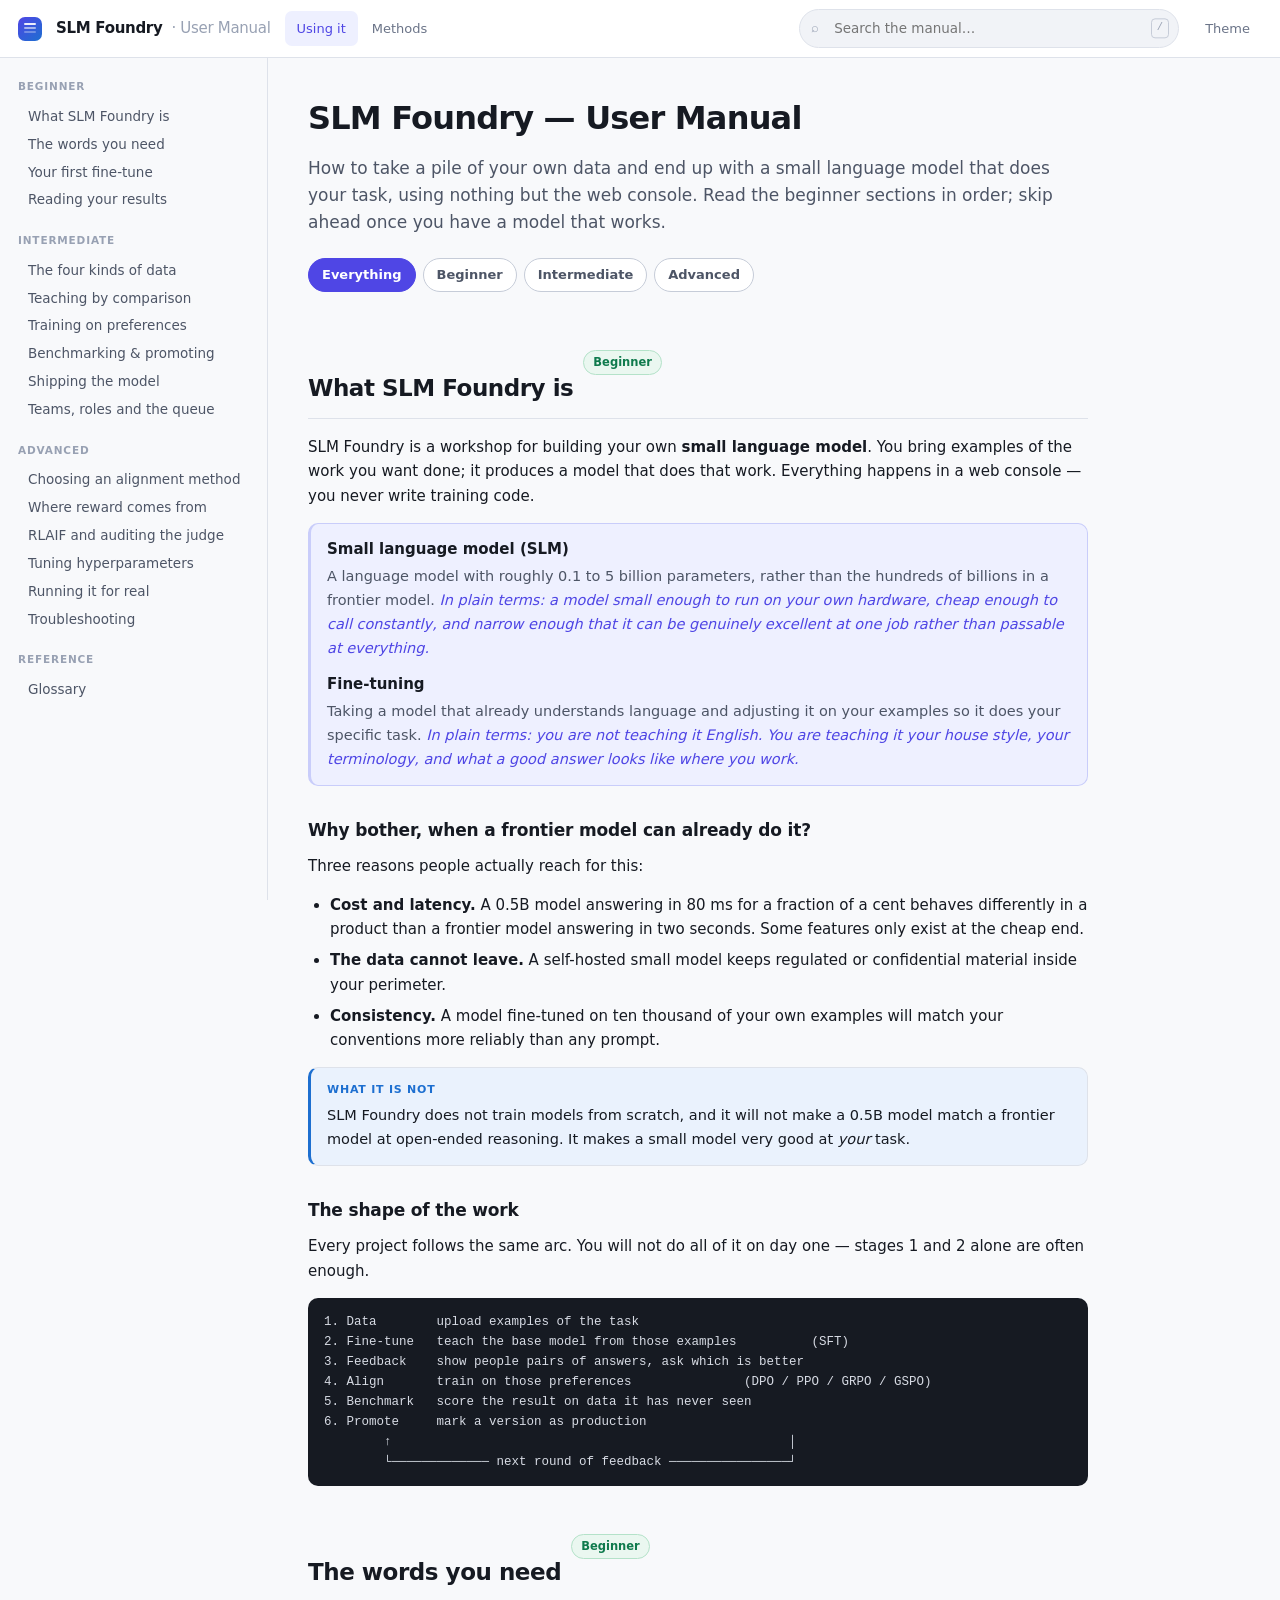
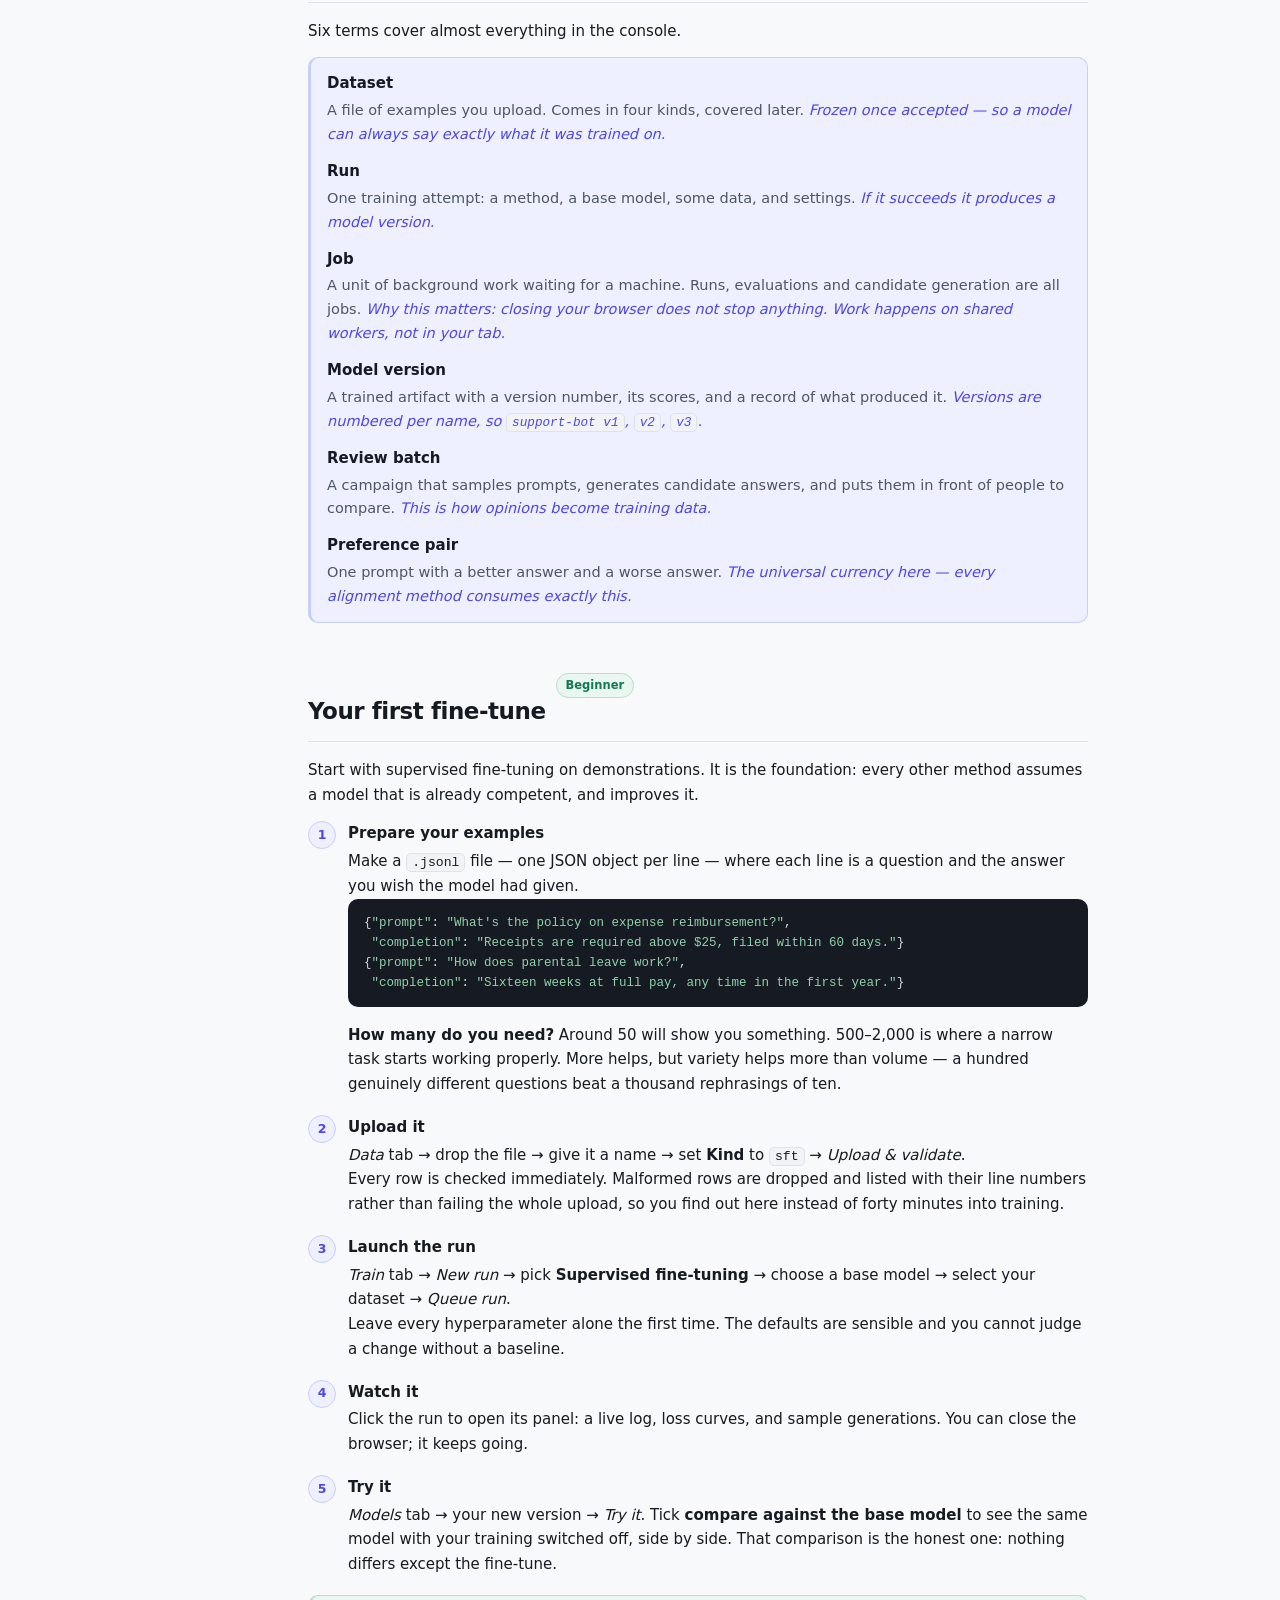
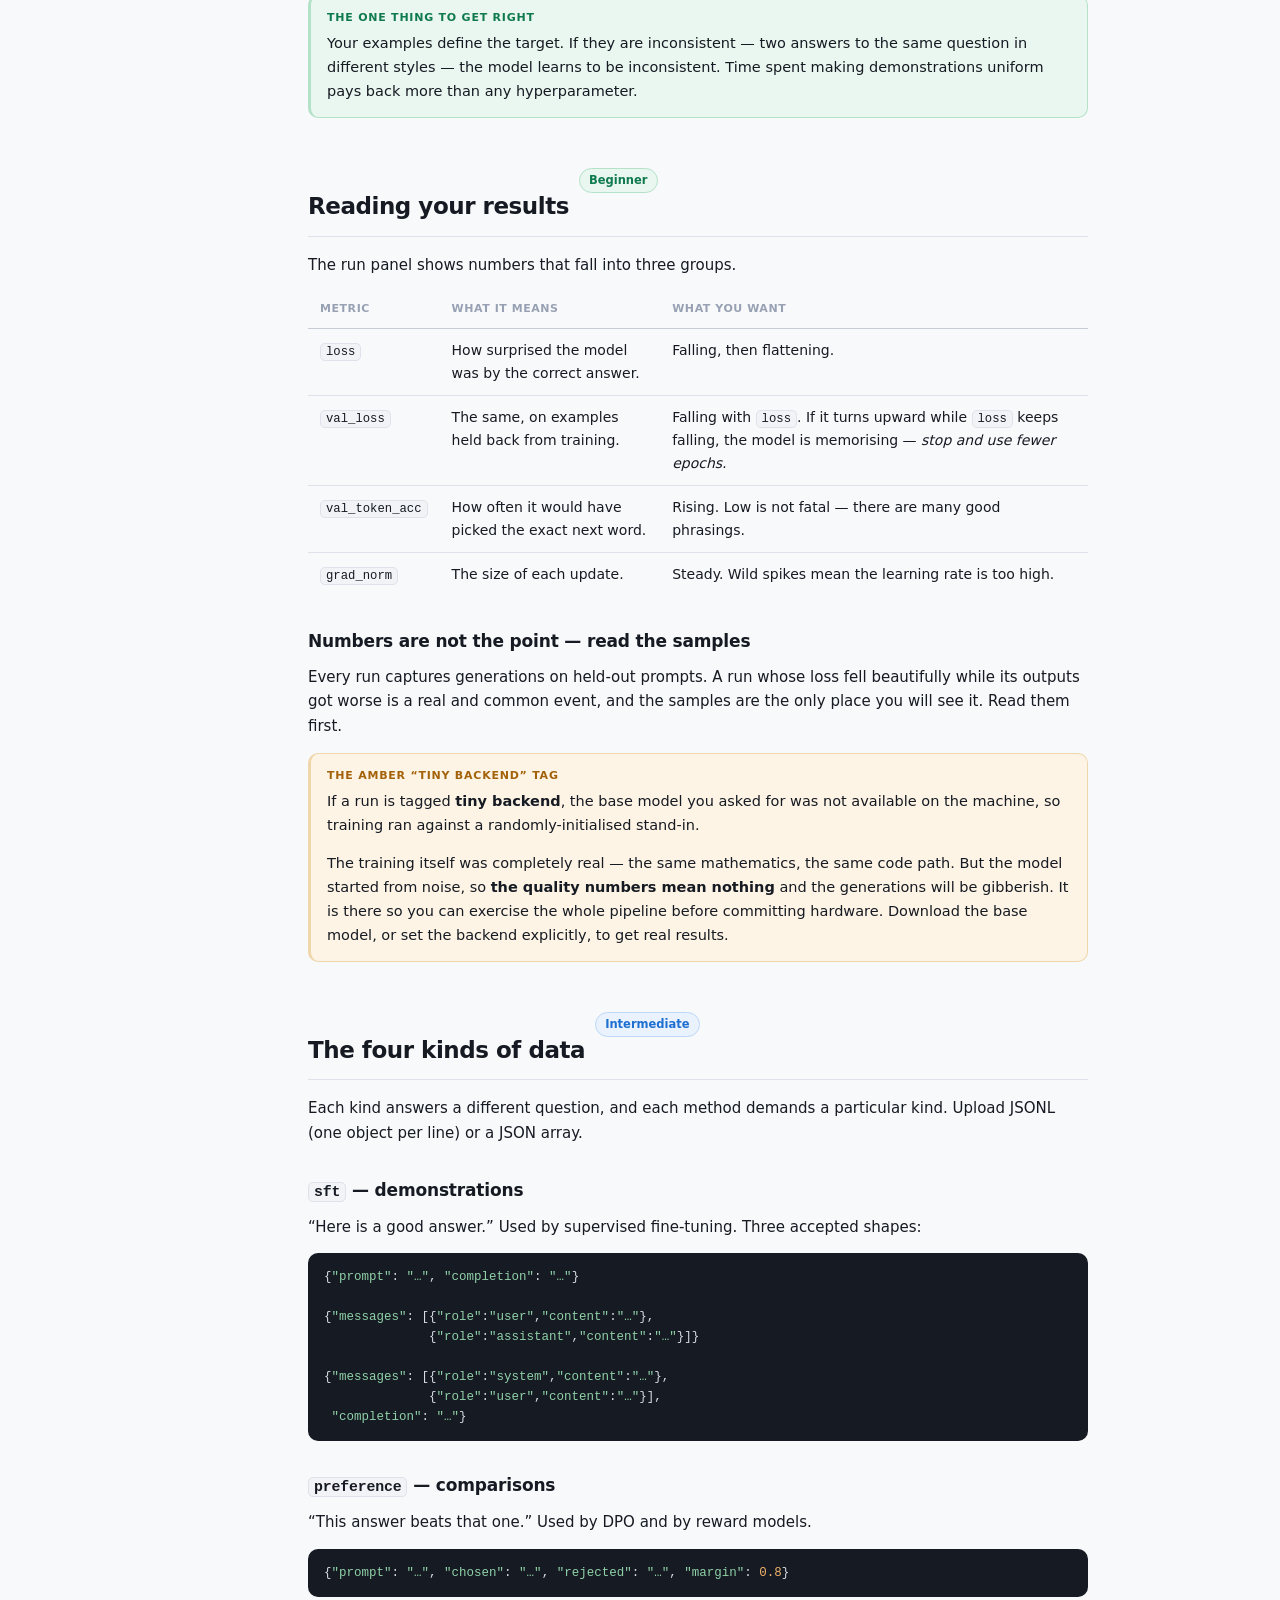
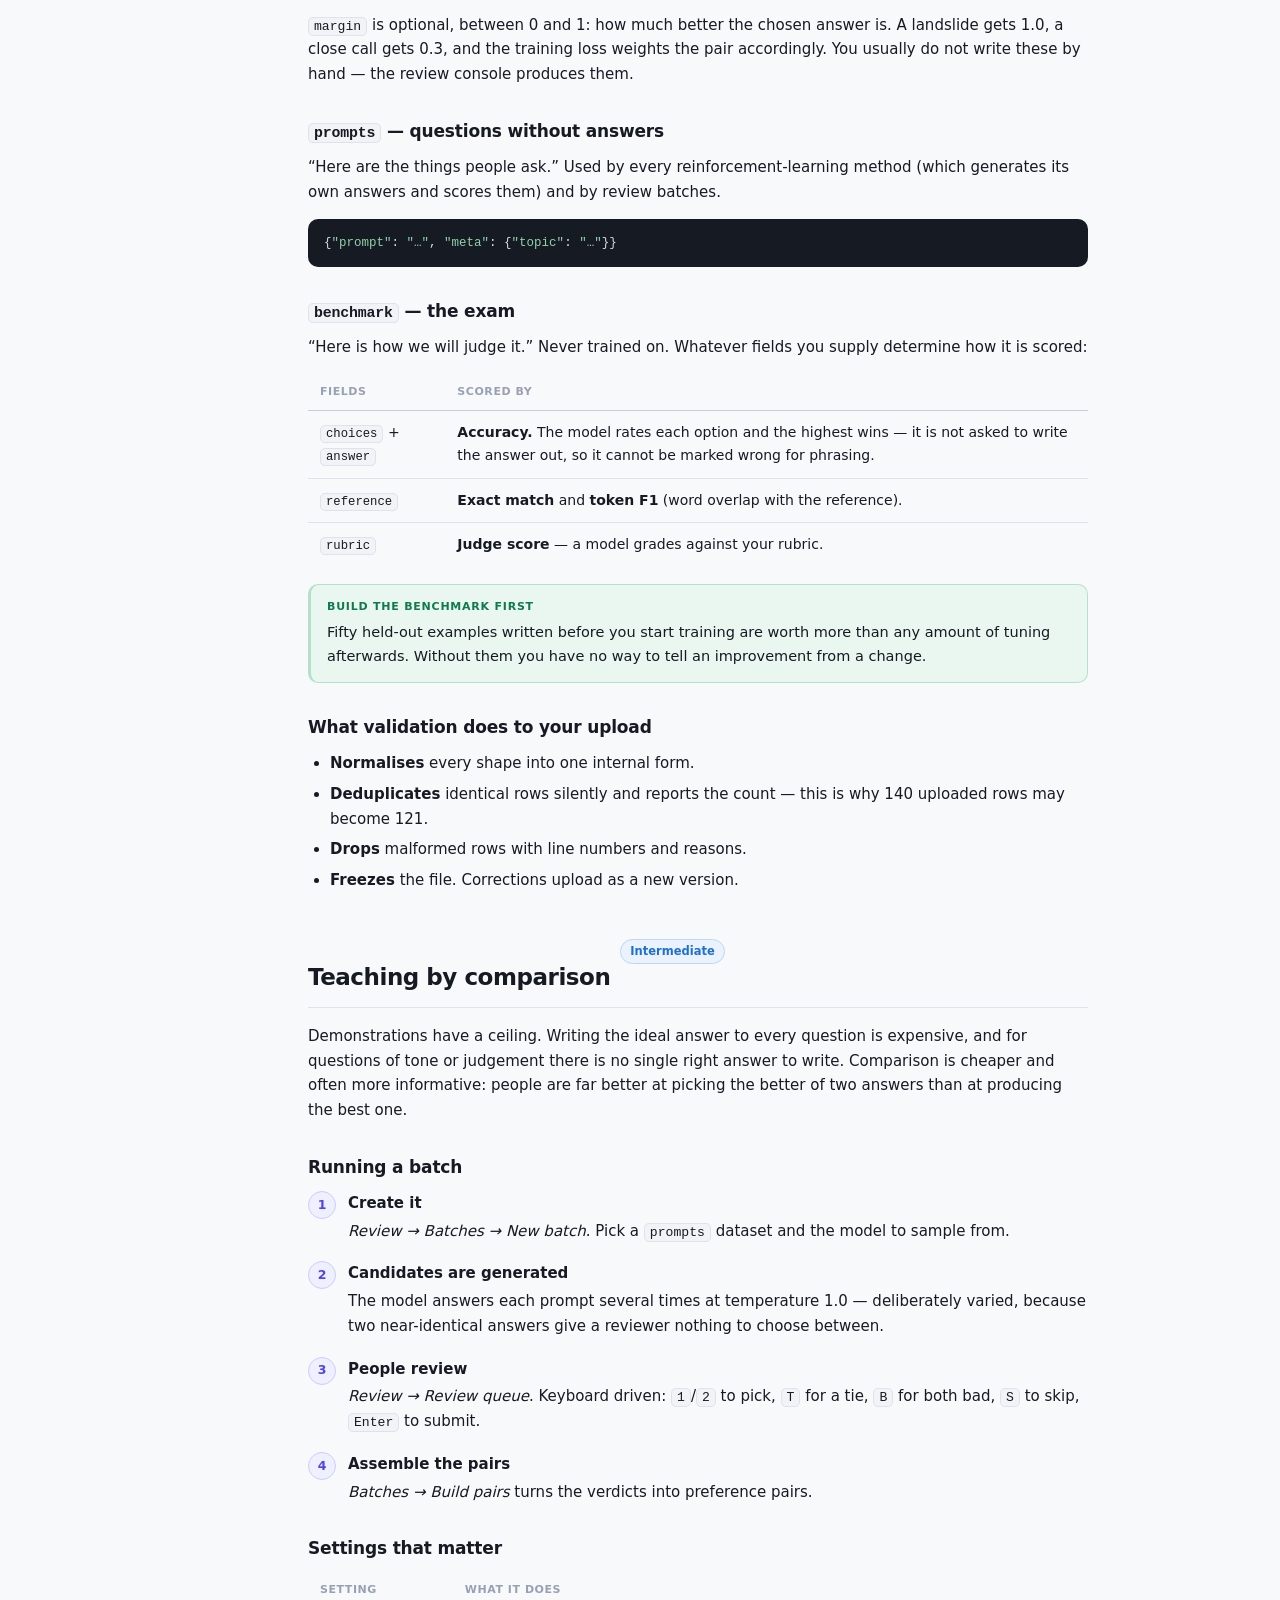
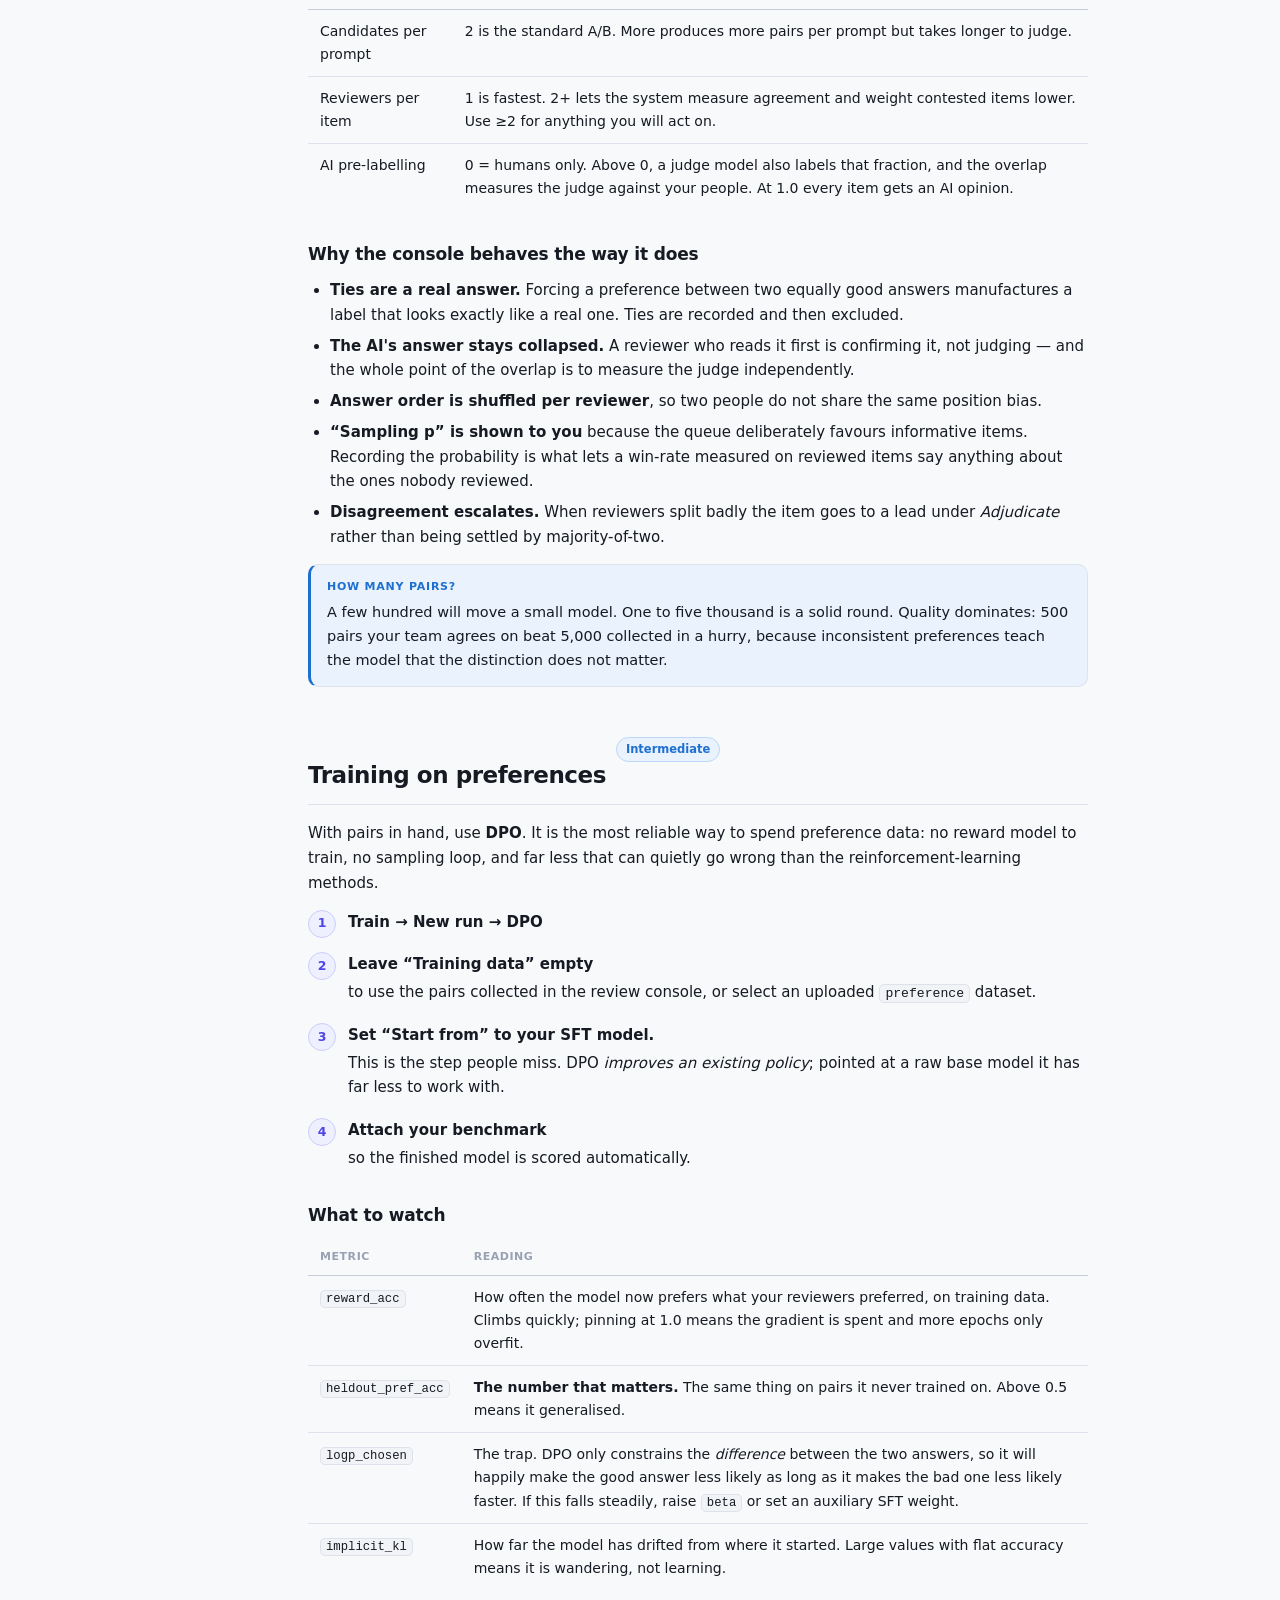
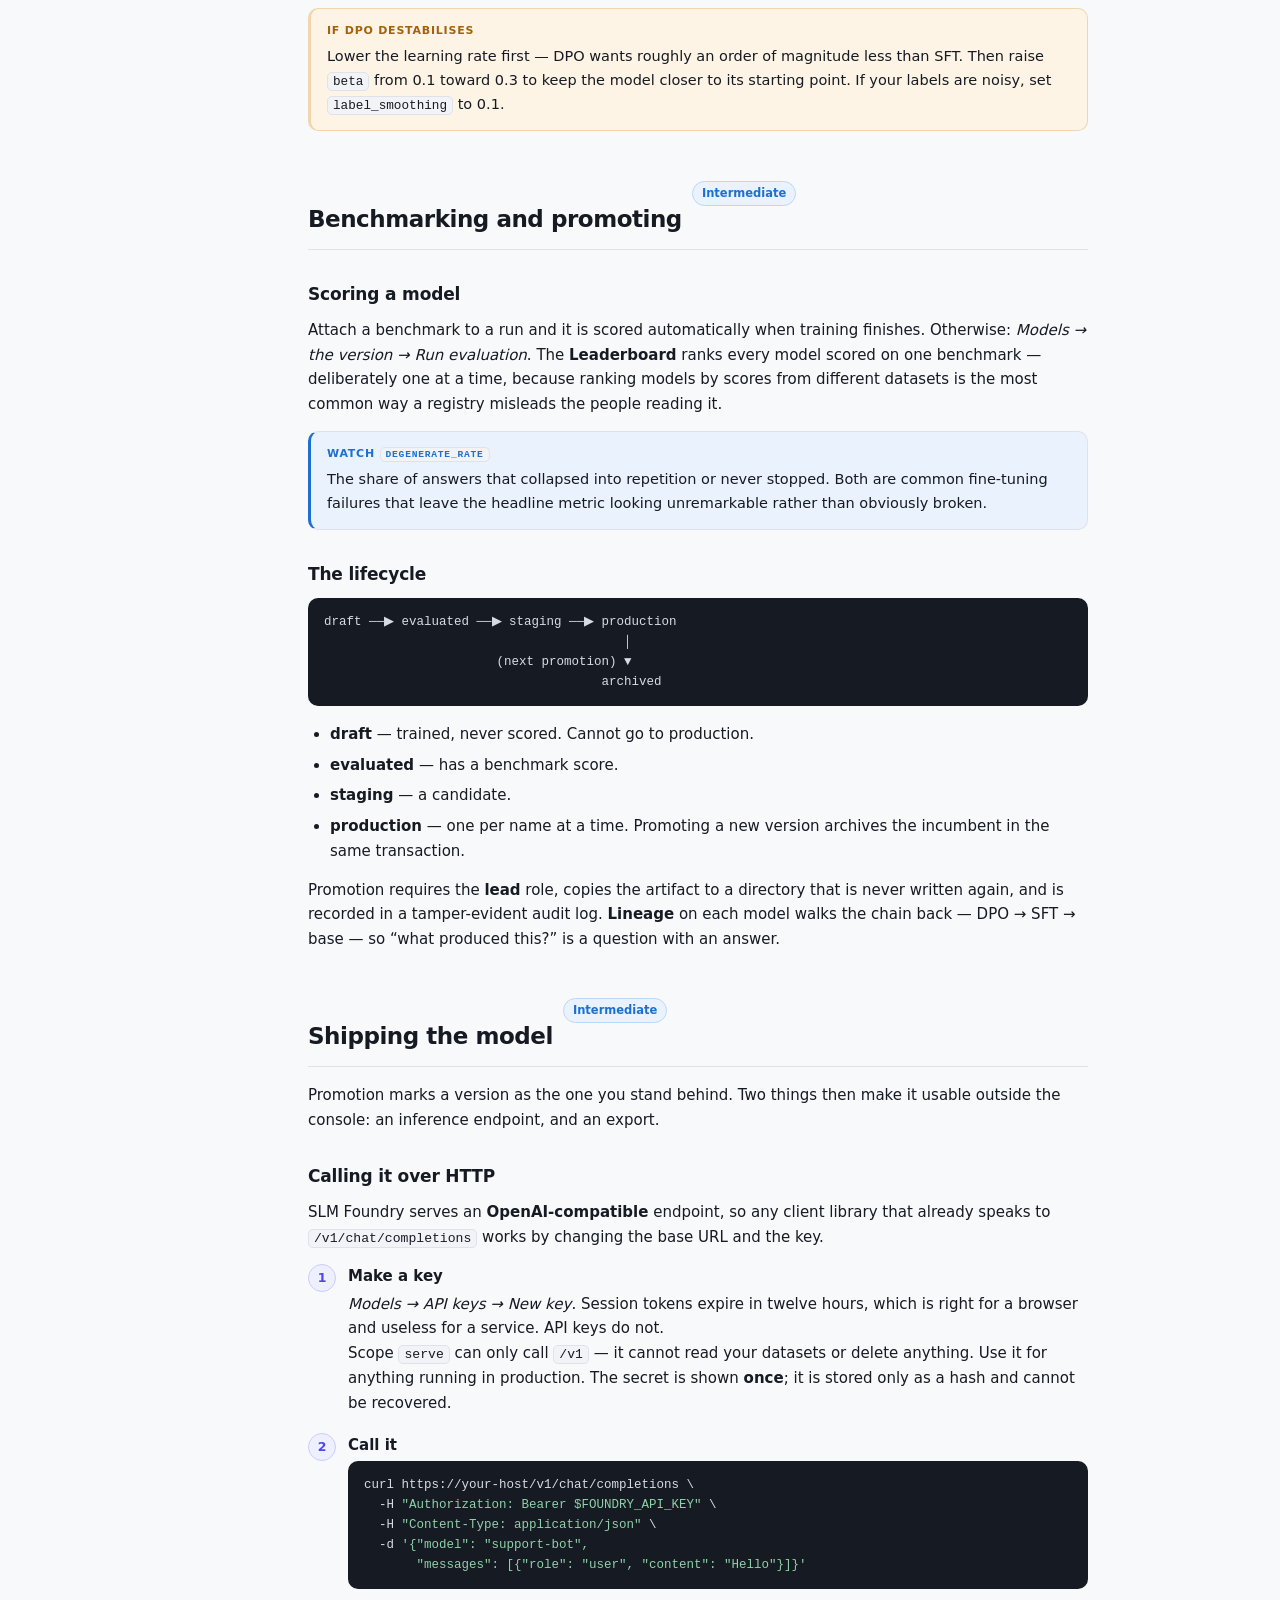
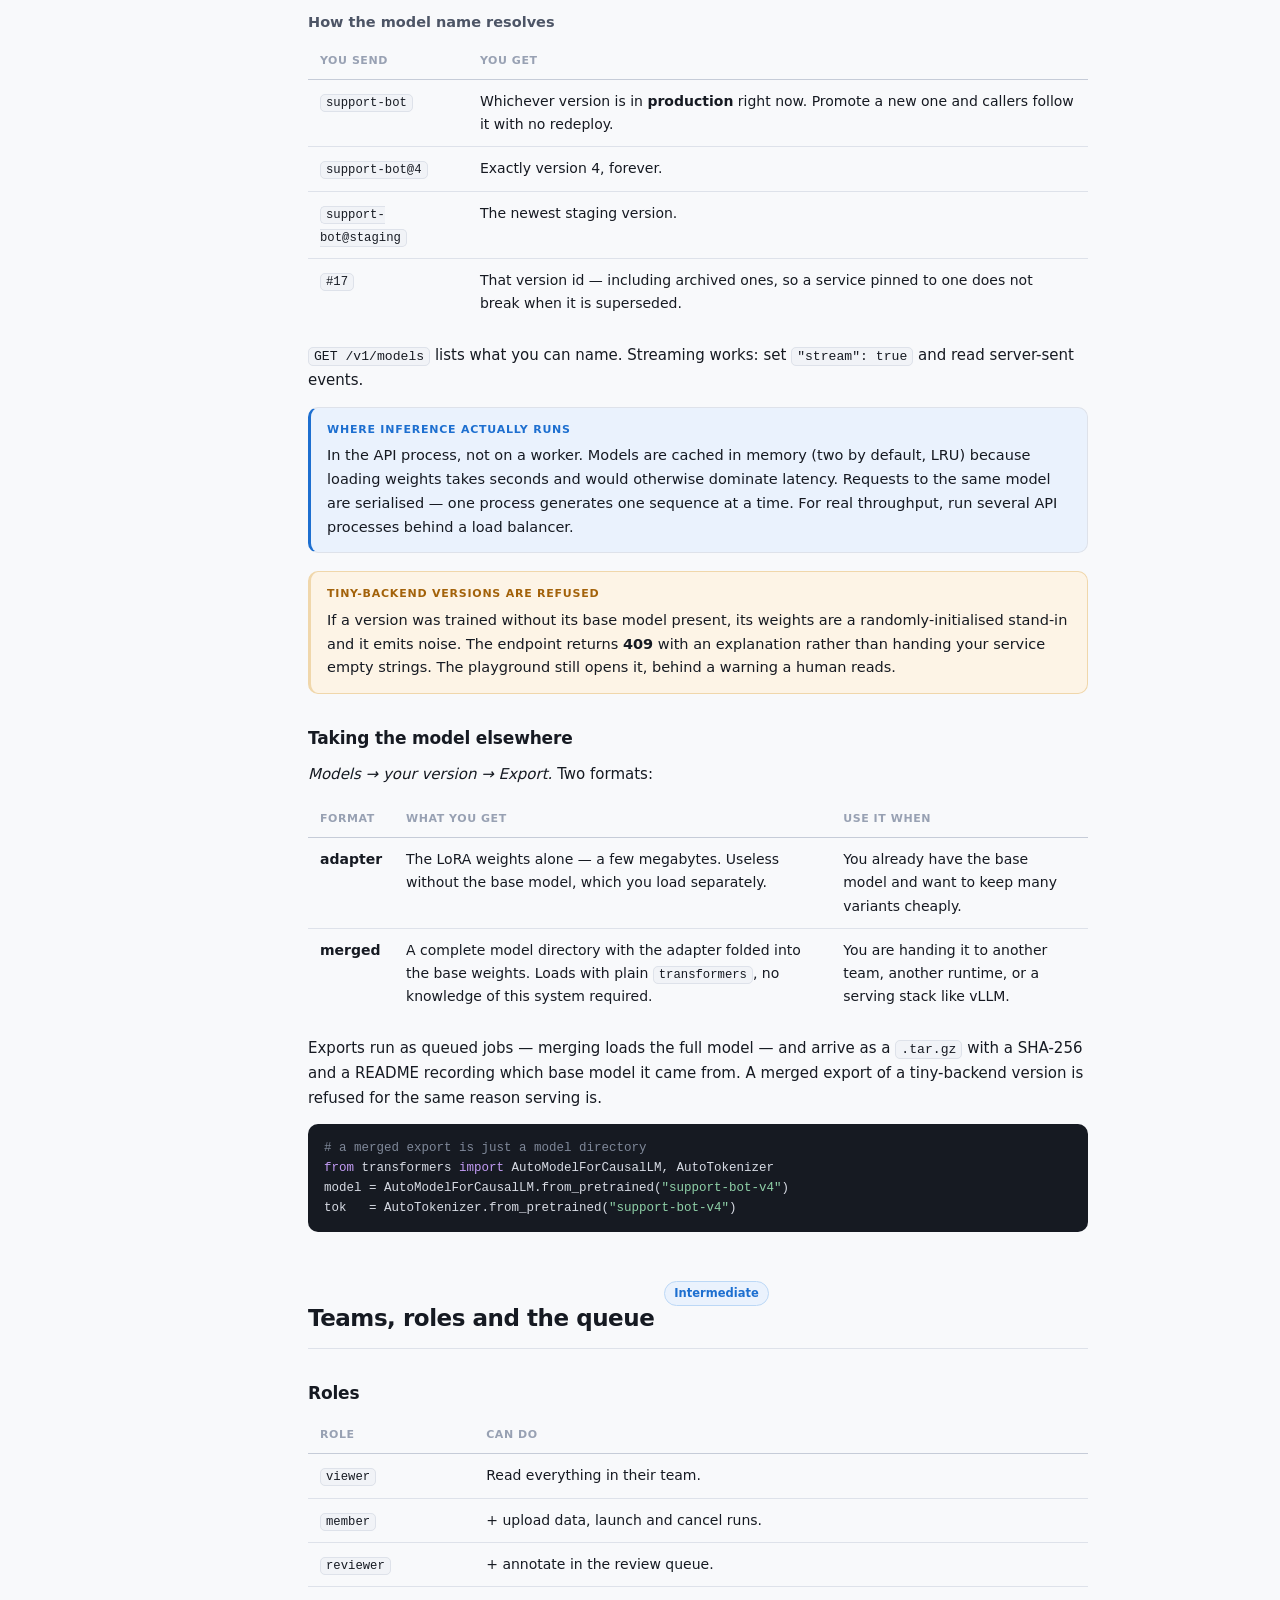
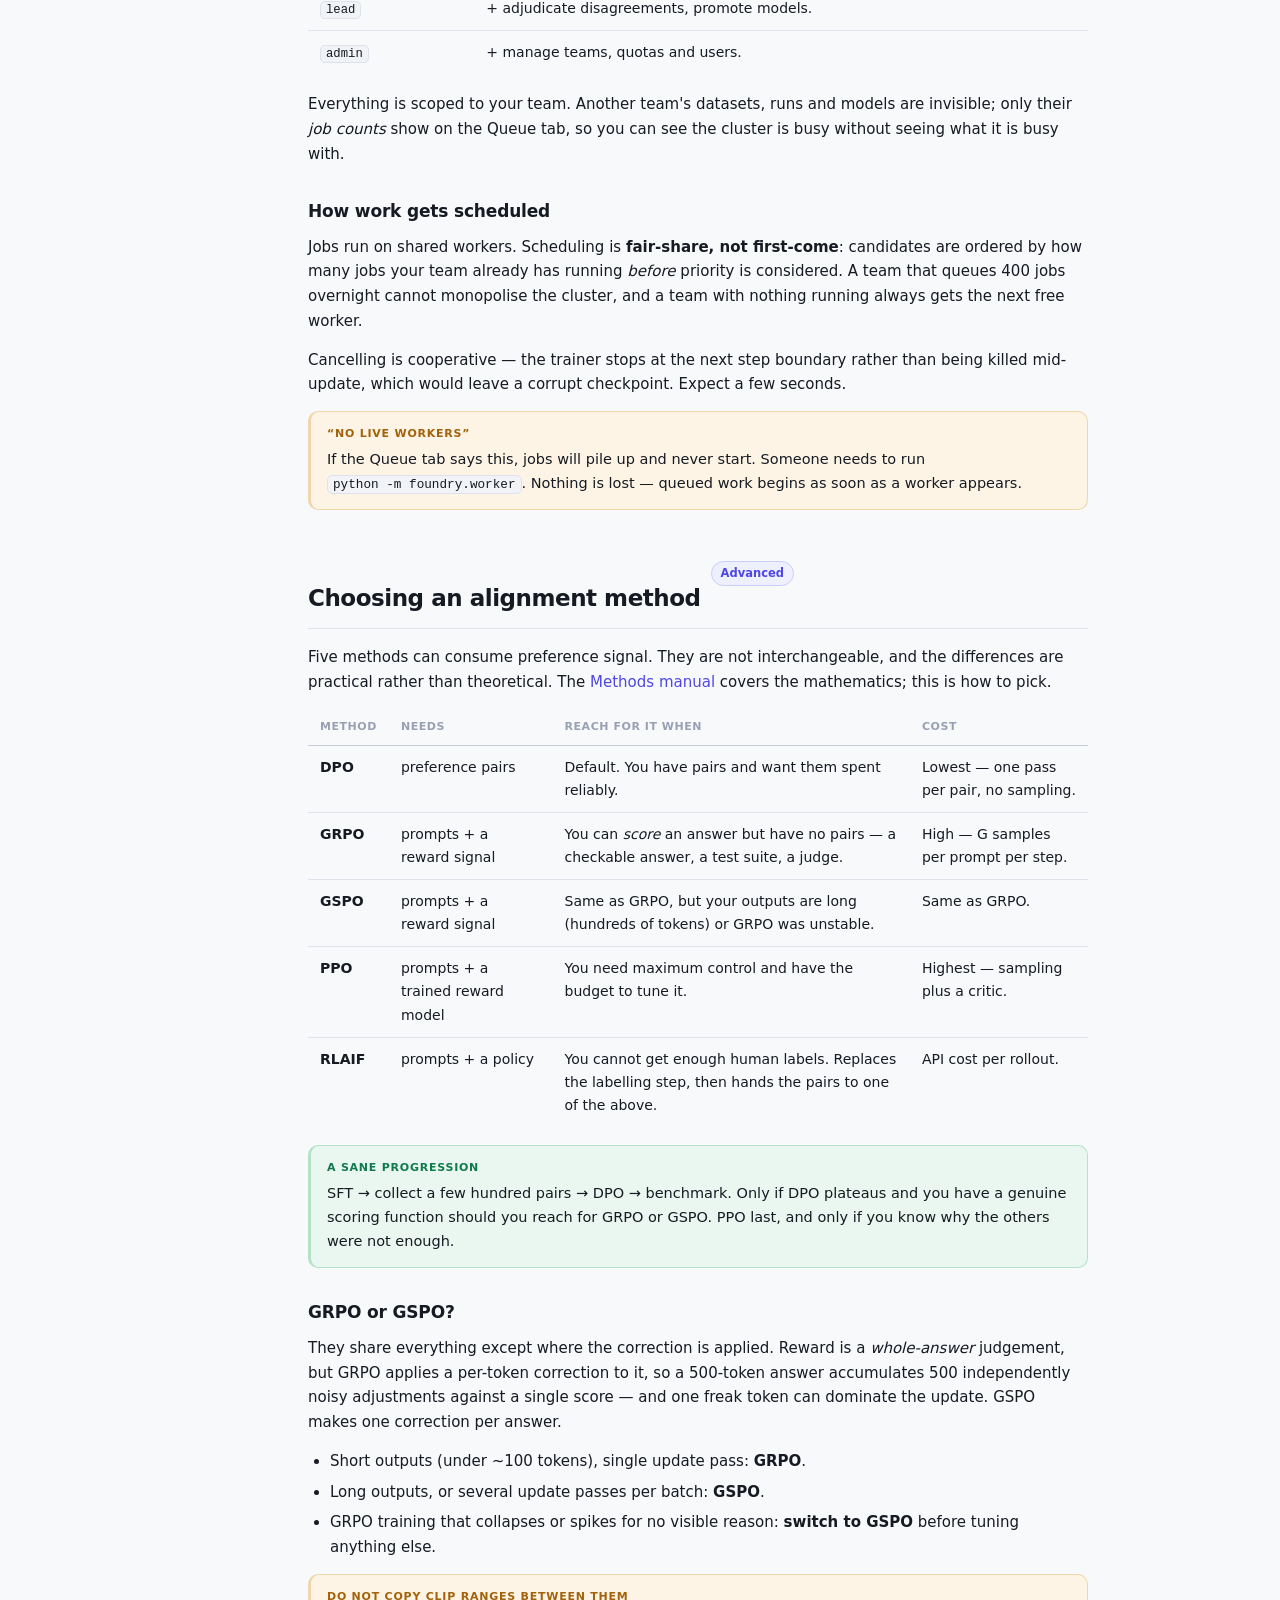
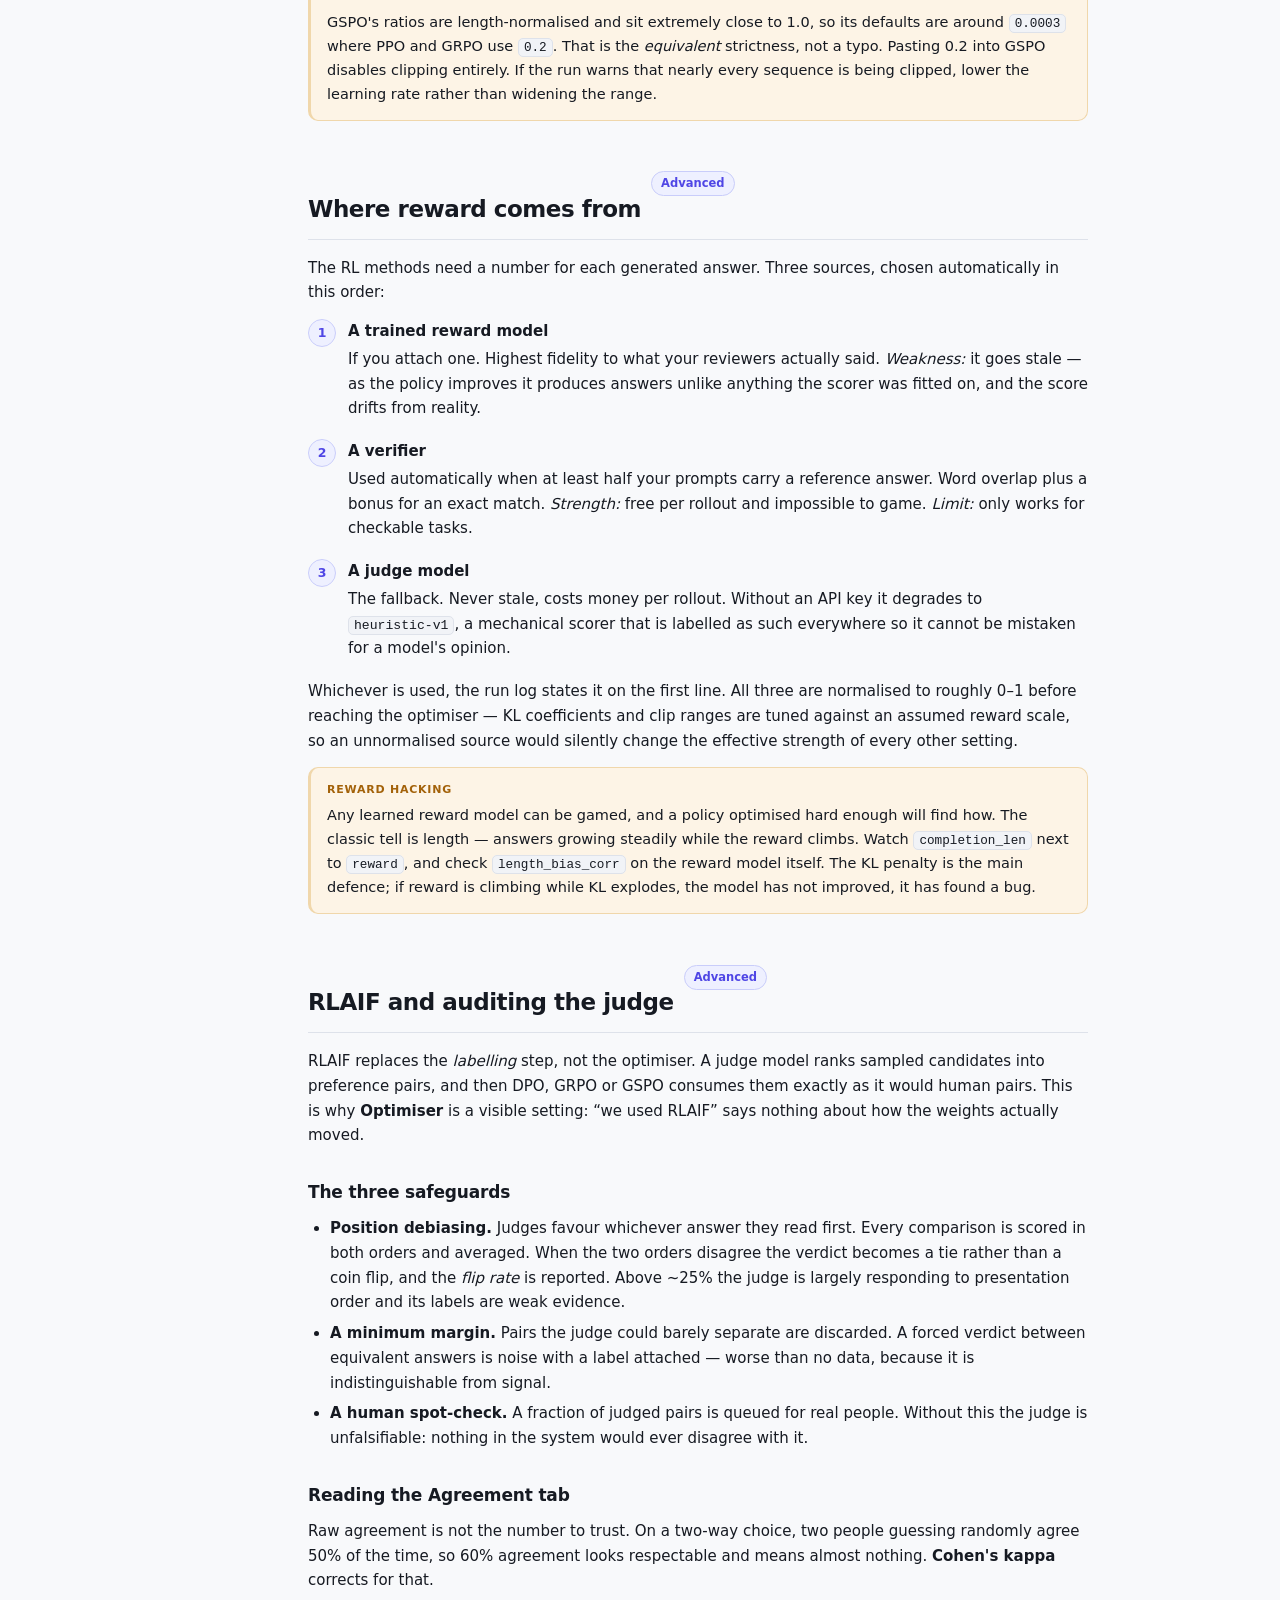
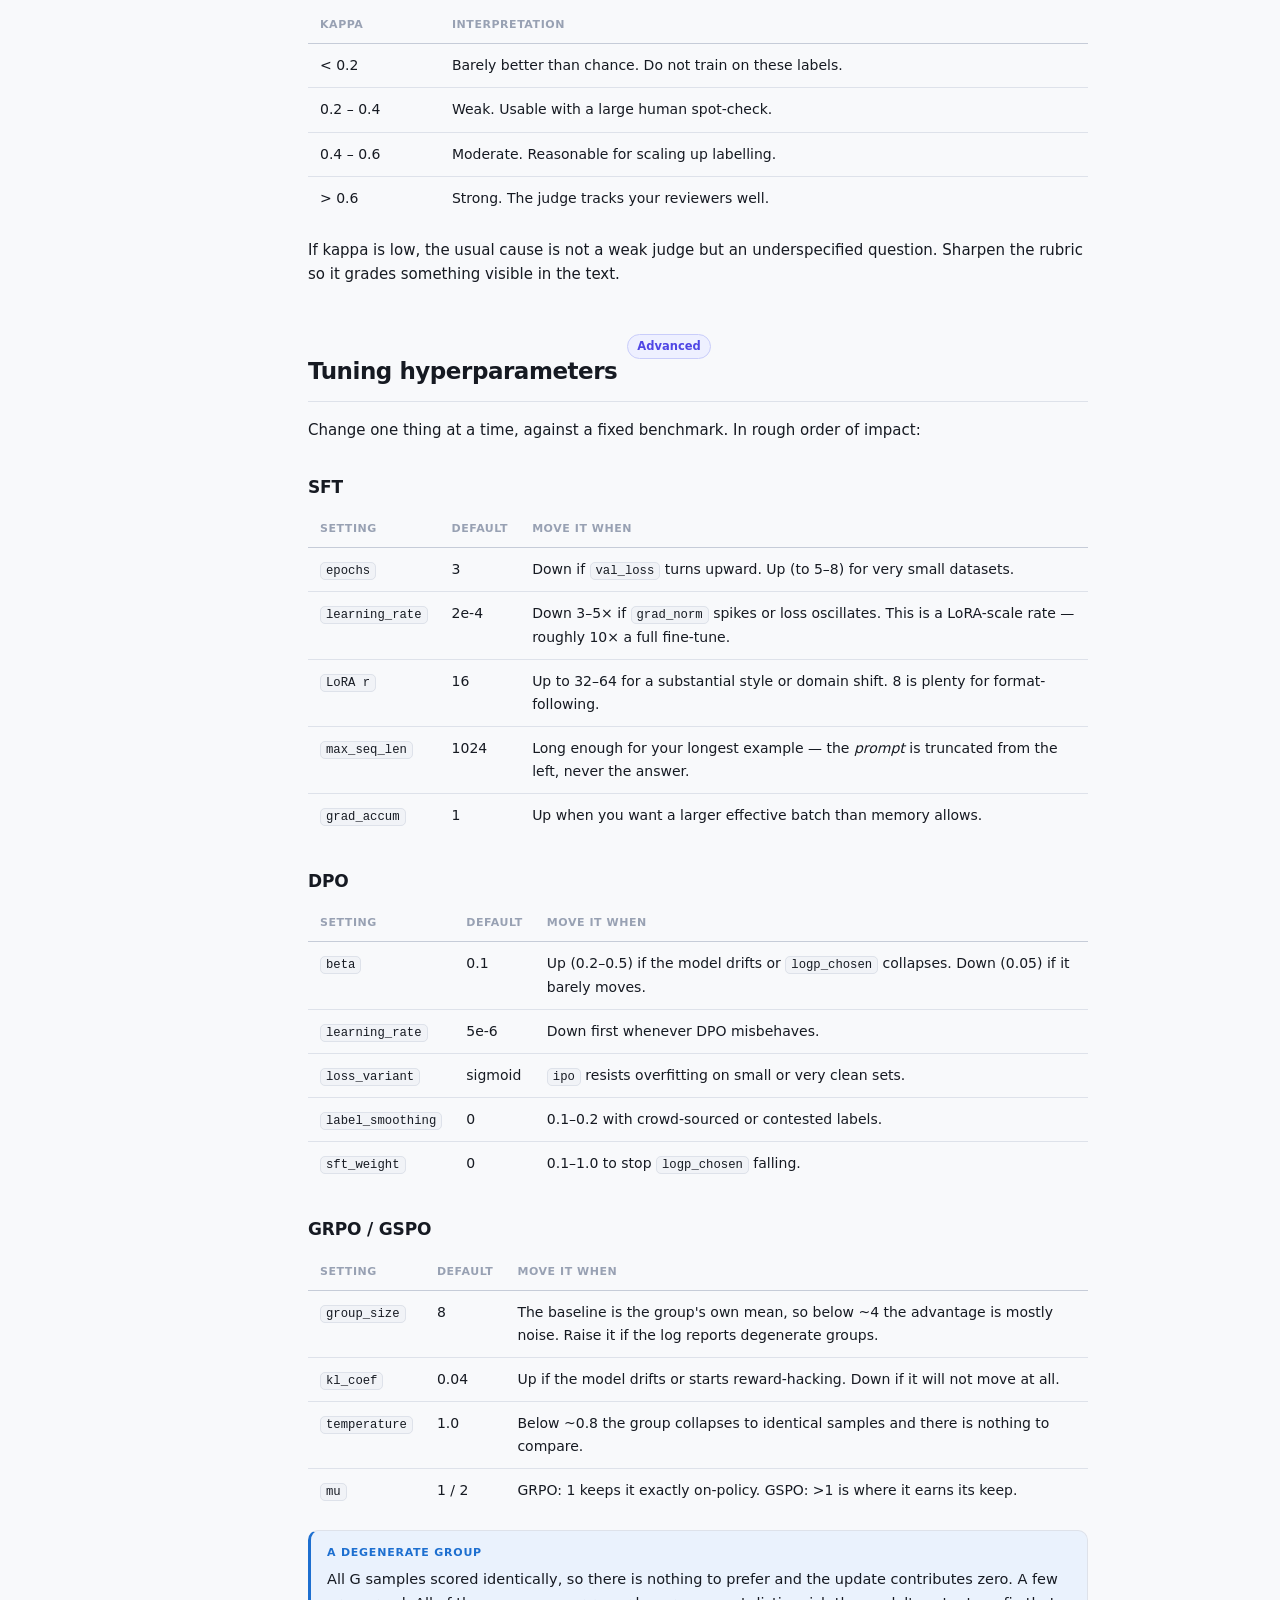
<file: docs/user-manual.html>
<!DOCTYPE html>
<html lang="en">
<head>
<meta charset="utf-8">
<meta name="viewport" content="width=device-width, initial-scale=1">
<title>SLM Foundry — User Manual</title>
<link rel="stylesheet" href="manual.css">
</head>
<body>

<header class="topbar">
  <span class="mark" aria-hidden="true"></span>
  <span class="brand">SLM&nbsp;Foundry <span class="doc">· User Manual</span></span>
  <nav class="docnav">
    <a href="user-manual.html" class="here">Using it</a>
    <a href="methods.html">Methods</a>
  </nav>
  <div class="search-wrap">
    <span class="icon" aria-hidden="true">⌕</span>
    <input id="search" type="search" placeholder="Search the manual…" aria-label="Search">
    <span class="slash">/</span>
  </div>
  <button class="btn" id="theme-toggle">Theme</button>
</header>

<div class="layout">
<nav class="toc">
  <h4>Beginner</h4>
  <a href="#what-is-it">What SLM Foundry is</a>
  <a href="#vocabulary">The words you need</a>
  <a href="#first-run">Your first fine-tune</a>
  <a href="#reading-results">Reading your results</a>

  <h4>Intermediate</h4>
  <a href="#datasets">The four kinds of data</a>
  <a href="#review">Teaching by comparison</a>
  <a href="#preference-training">Training on preferences</a>
  <a href="#benchmark-promote">Benchmarking &amp; promoting</a>
  <a href="#serving">Shipping the model</a>
  <a href="#teams-queue">Teams, roles and the queue</a>

  <h4>Advanced</h4>
  <a href="#choosing-method">Choosing an alignment method</a>
  <a href="#reward-sources">Where reward comes from</a>
  <a href="#rlaif">RLAIF and auditing the judge</a>
  <a href="#tuning">Tuning hyperparameters</a>
  <a href="#production">Running it for real</a>
  <a href="#troubleshooting">Troubleshooting</a>

  <h4>Reference</h4>
  <a href="#glossary">Glossary</a>
</nav>

<main>
<h1>SLM Foundry — User Manual</h1>
<p class="lede">
  How to take a pile of your own data and end up with a small language model that
  does your task, using nothing but the web console. Read the beginner sections
  in order; skip ahead once you have a model that works.
</p>

<div class="filters" role group aria-label="Filter by level">
  <button data-filter="all" class="on">Everything</button>
  <button data-filter="beginner">Beginner</button>
  <button data-filter="intermediate">Intermediate</button>
  <button data-filter="advanced">Advanced</button>
</div>
<div class="search-status" id="search-status" hidden></div>

<!-- ═══════════════════════════════════════════════════ BEGINNER ═══ -->

<section id="what-is-it" data-level="beginner">
  <div class="section-head">
    <h2>What SLM Foundry is</h2><span class="chip beginner">Beginner</span>
  </div>
  <div class="rule"></div>

  <p>
    SLM Foundry is a workshop for building your own <strong>small language
    model</strong>. You bring examples of the work you want done; it produces a
    model that does that work. Everything happens in a web console — you never
    write training code.
  </p>

  <dl class="def">
    <dt>Small language model (SLM)</dt>
    <dd>
      A language model with roughly 0.1 to 5 billion parameters, rather than the
      hundreds of billions in a frontier model.
      <span class="plain">In plain terms: a model small enough to run on your own
      hardware, cheap enough to call constantly, and narrow enough that it can be
      genuinely excellent at one job rather than passable at everything.</span>
    </dd>
    <dt>Fine-tuning</dt>
    <dd>
      Taking a model that already understands language and adjusting it on your
      examples so it does your specific task.
      <span class="plain">In plain terms: you are not teaching it English. You are
      teaching it your house style, your terminology, and what a good answer looks
      like where you work.</span>
    </dd>
  </dl>

  <h3>Why bother, when a frontier model can already do it?</h3>
  <p>Three reasons people actually reach for this:</p>
  <ul>
    <li><strong>Cost and latency.</strong> A 0.5B model answering in 80&nbsp;ms for a
      fraction of a cent behaves differently in a product than a frontier model
      answering in two seconds. Some features only exist at the cheap end.</li>
    <li><strong>The data cannot leave.</strong> A self-hosted small model keeps
      regulated or confidential material inside your perimeter.</li>
    <li><strong>Consistency.</strong> A model fine-tuned on ten thousand of your own
      examples will match your conventions more reliably than any prompt.</li>
  </ul>

  <div class="note">
    <span class="label">What it is not</span>
    SLM Foundry does not train models from scratch, and it will not make a 0.5B
    model match a frontier model at open-ended reasoning. It makes a small model
    very good at <em>your</em> task.
  </div>

  <h3>The shape of the work</h3>
  <p>
    Every project follows the same arc. You will not do all of it on day one —
    stages 1 and 2 alone are often enough.
  </p>
  <pre><code>1. Data        upload examples of the task
2. Fine-tune   teach the base model from those examples          (SFT)
3. Feedback    show people pairs of answers, ask which is better
4. Align       train on those preferences               (DPO / PPO / GRPO / GSPO)
5. Benchmark   score the result on data it has never seen
6. Promote     mark a version as production
        ↑                                                     │
        └───────────── next round of feedback ────────────────┘</code></pre>
</section>

<section id="vocabulary" data-level="beginner">
  <div class="section-head">
    <h2>The words you need</h2><span class="chip beginner">Beginner</span>
  </div>
  <div class="rule"></div>
  <p>Six terms cover almost everything in the console.</p>

  <dl class="def">
    <dt>Dataset</dt>
    <dd>
      A file of examples you upload. Comes in four kinds, covered later.
      <span class="plain">Frozen once accepted — so a model can always say exactly
      what it was trained on.</span>
    </dd>
    <dt>Run</dt>
    <dd>
      One training attempt: a method, a base model, some data, and settings.
      <span class="plain">If it succeeds it produces a model version.</span>
    </dd>
    <dt>Job</dt>
    <dd>
      A unit of background work waiting for a machine. Runs, evaluations and
      candidate generation are all jobs.
      <span class="plain">Why this matters: closing your browser does not stop
      anything. Work happens on shared workers, not in your tab.</span>
    </dd>
    <dt>Model version</dt>
    <dd>
      A trained artifact with a version number, its scores, and a record of what
      produced it.
      <span class="plain">Versions are numbered per name, so
      <code>support-bot v1</code>, <code>v2</code>, <code>v3</code>.</span>
    </dd>
    <dt>Review batch</dt>
    <dd>
      A campaign that samples prompts, generates candidate answers, and puts them
      in front of people to compare.
      <span class="plain">This is how opinions become training data.</span>
    </dd>
    <dt>Preference pair</dt>
    <dd>
      One prompt with a better answer and a worse answer.
      <span class="plain">The universal currency here — every alignment method
      consumes exactly this.</span>
    </dd>
  </dl>
</section>

<section id="first-run" data-level="beginner">
  <div class="section-head">
    <h2>Your first fine-tune</h2><span class="chip beginner">Beginner</span>
  </div>
  <div class="rule"></div>
  <p>
    Start with supervised fine-tuning on demonstrations. It is the foundation:
    every other method assumes a model that is already competent, and improves it.
  </p>

  <ol class="steps">
    <li>
      <strong>Prepare your examples</strong>
      Make a <code>.jsonl</code> file — one JSON object per line — where each line
      is a question and the answer you wish the model had given.
      <pre><code>{<span class="s">"prompt"</span>: <span class="s">"What's the policy on expense reimbursement?"</span>,
 <span class="s">"completion"</span>: <span class="s">"Receipts are required above $25, filed within 60 days."</span>}
{<span class="s">"prompt"</span>: <span class="s">"How does parental leave work?"</span>,
 <span class="s">"completion"</span>: <span class="s">"Sixteen weeks at full pay, any time in the first year."</span>}</code></pre>
      <p><strong>How many do you need?</strong> Around 50 will show you something.
      500–2,000 is where a narrow task starts working properly. More helps, but
      variety helps more than volume — a hundred genuinely different questions
      beat a thousand rephrasings of ten.</p>
    </li>
    <li>
      <strong>Upload it</strong>
      <em>Data</em> tab → drop the file → give it a name → set <strong>Kind</strong>
      to <code>sft</code> → <em>Upload &amp; validate</em>.
      <p>Every row is checked immediately. Malformed rows are dropped and listed
      with their line numbers rather than failing the whole upload, so you find
      out here instead of forty minutes into training.</p>
    </li>
    <li>
      <strong>Launch the run</strong>
      <em>Train</em> tab → <em>New run</em> → pick
      <strong>Supervised fine-tuning</strong> → choose a base model → select your
      dataset → <em>Queue run</em>.
      <p>Leave every hyperparameter alone the first time. The defaults are sensible
      and you cannot judge a change without a baseline.</p>
    </li>
    <li>
      <strong>Watch it</strong>
      Click the run to open its panel: a live log, loss curves, and sample
      generations. You can close the browser; it keeps going.
    </li>
    <li>
      <strong>Try it</strong>
      <em>Models</em> tab → your new version → <em>Try it</em>. Tick
      <strong>compare against the base model</strong> to see the same model with
      your training switched off, side by side. That comparison is the honest one:
      nothing differs except the fine-tune.
    </li>
  </ol>

  <div class="key">
    <span class="label">The one thing to get right</span>
    Your examples define the target. If they are inconsistent — two answers to the
    same question in different styles — the model learns to be inconsistent. Time
    spent making demonstrations uniform pays back more than any hyperparameter.
  </div>
</section>

<section id="reading-results" data-level="beginner">
  <div class="section-head">
    <h2>Reading your results</h2><span class="chip beginner">Beginner</span>
  </div>
  <div class="rule"></div>
  <p>The run panel shows numbers that fall into three groups.</p>

  <div class="table-wrap"><table>
    <thead><tr><th>Metric</th><th>What it means</th><th>What you want</th></tr></thead>
    <tbody>
      <tr><td><code>loss</code></td>
        <td>How surprised the model was by the correct answer.</td>
        <td>Falling, then flattening.</td></tr>
      <tr><td><code>val_loss</code></td>
        <td>The same, on examples held back from training.</td>
        <td>Falling with <code>loss</code>. If it turns upward while
            <code>loss</code> keeps falling, the model is memorising —
            <em>stop and use fewer epochs.</em></td></tr>
      <tr><td><code>val_token_acc</code></td>
        <td>How often it would have picked the exact next word.</td>
        <td>Rising. Low is not fatal — there are many good phrasings.</td></tr>
      <tr><td><code>grad_norm</code></td>
        <td>The size of each update.</td>
        <td>Steady. Wild spikes mean the learning rate is too high.</td></tr>
    </tbody>
  </table></div>

  <h3>Numbers are not the point — read the samples</h3>
  <p>
    Every run captures generations on held-out prompts. A run whose loss fell
    beautifully while its outputs got worse is a real and common event, and the
    samples are the only place you will see it. Read them first.
  </p>

  <div class="warn-box">
    <span class="label">The amber “tiny backend” tag</span>
    <p>If a run is tagged <strong>tiny backend</strong>, the base model you asked
    for was not available on the machine, so training ran against a
    randomly-initialised stand-in.</p>
    <p>The training itself was completely real — the same mathematics, the same
    code path. But the model started from noise, so <strong>the quality numbers
    mean nothing</strong> and the generations will be gibberish. It is there so
    you can exercise the whole pipeline before committing hardware. Download the
    base model, or set the backend explicitly, to get real results.</p>
  </div>
</section>

<!-- ═══════════════════════════════════════════════ INTERMEDIATE ═══ -->

<section id="datasets" data-level="intermediate">
  <div class="section-head">
    <h2>The four kinds of data</h2><span class="chip intermediate">Intermediate</span>
  </div>
  <div class="rule"></div>
  <p>
    Each kind answers a different question, and each method demands a particular
    kind. Upload JSONL (one object per line) or a JSON array.
  </p>

  <h3><code>sft</code> — demonstrations</h3>
  <p>“Here is a good answer.” Used by supervised fine-tuning. Three accepted shapes:</p>
  <pre><code>{<span class="s">"prompt"</span>: <span class="s">"…"</span>, <span class="s">"completion"</span>: <span class="s">"…"</span>}

{<span class="s">"messages"</span>: [{<span class="s">"role"</span>:<span class="s">"user"</span>,<span class="s">"content"</span>:<span class="s">"…"</span>},
              {<span class="s">"role"</span>:<span class="s">"assistant"</span>,<span class="s">"content"</span>:<span class="s">"…"</span>}]}

{<span class="s">"messages"</span>: [{<span class="s">"role"</span>:<span class="s">"system"</span>,<span class="s">"content"</span>:<span class="s">"…"</span>},
              {<span class="s">"role"</span>:<span class="s">"user"</span>,<span class="s">"content"</span>:<span class="s">"…"</span>}],
 <span class="s">"completion"</span>: <span class="s">"…"</span>}</code></pre>

  <h3><code>preference</code> — comparisons</h3>
  <p>“This answer beats that one.” Used by DPO and by reward models.</p>
  <pre><code>{<span class="s">"prompt"</span>: <span class="s">"…"</span>, <span class="s">"chosen"</span>: <span class="s">"…"</span>, <span class="s">"rejected"</span>: <span class="s">"…"</span>, <span class="s">"margin"</span>: <span class="n">0.8</span>}</code></pre>
  <p>
    <code>margin</code> is optional, between 0 and 1: how much better the chosen
    answer is. A landslide gets 1.0, a close call gets 0.3, and the training loss
    weights the pair accordingly. You usually do not write these by hand — the
    review console produces them.
  </p>

  <h3><code>prompts</code> — questions without answers</h3>
  <p>
    “Here are the things people ask.” Used by every reinforcement-learning method
    (which generates its own answers and scores them) and by review batches.
  </p>
  <pre><code>{<span class="s">"prompt"</span>: <span class="s">"…"</span>, <span class="s">"meta"</span>: {<span class="s">"topic"</span>: <span class="s">"…"</span>}}</code></pre>

  <h3><code>benchmark</code> — the exam</h3>
  <p>
    “Here is how we will judge it.” Never trained on. Whatever fields you supply
    determine how it is scored:
  </p>
  <div class="table-wrap"><table>
    <thead><tr><th>Fields</th><th>Scored by</th></tr></thead>
    <tbody>
      <tr><td><code>choices</code> + <code>answer</code></td>
        <td><strong>Accuracy.</strong> The model rates each option and the highest
            wins — it is not asked to write the answer out, so it cannot be marked
            wrong for phrasing.</td></tr>
      <tr><td><code>reference</code></td>
        <td><strong>Exact match</strong> and <strong>token F1</strong> (word
            overlap with the reference).</td></tr>
      <tr><td><code>rubric</code></td>
        <td><strong>Judge score</strong> — a model grades against your rubric.</td></tr>
    </tbody>
  </table></div>

  <div class="key">
    <span class="label">Build the benchmark first</span>
    Fifty held-out examples written before you start training are worth more than
    any amount of tuning afterwards. Without them you have no way to tell an
    improvement from a change.
  </div>

  <h3>What validation does to your upload</h3>
  <ul>
    <li><strong>Normalises</strong> every shape into one internal form.</li>
    <li><strong>Deduplicates</strong> identical rows silently and reports the count
        — this is why 140 uploaded rows may become 121.</li>
    <li><strong>Drops</strong> malformed rows with line numbers and reasons.</li>
    <li><strong>Freezes</strong> the file. Corrections upload as a new version.</li>
  </ul>
</section>

<section id="review" data-level="intermediate">
  <div class="section-head">
    <h2>Teaching by comparison</h2><span class="chip intermediate">Intermediate</span>
  </div>
  <div class="rule"></div>
  <p>
    Demonstrations have a ceiling. Writing the ideal answer to every question is
    expensive, and for questions of tone or judgement there is no single right
    answer to write. Comparison is cheaper and often more informative: people are
    far better at picking the better of two answers than at producing the best one.
  </p>

  <h3>Running a batch</h3>
  <ol class="steps">
    <li><strong>Create it</strong>
      <em>Review → Batches → New batch</em>. Pick a <code>prompts</code> dataset
      and the model to sample from.</li>
    <li><strong>Candidates are generated</strong>
      The model answers each prompt several times at temperature 1.0 — deliberately
      varied, because two near-identical answers give a reviewer nothing to choose
      between.</li>
    <li><strong>People review</strong>
      <em>Review → Review queue</em>. Keyboard driven:
      <code>1</code>/<code>2</code> to pick, <code>T</code> for a tie,
      <code>B</code> for both bad, <code>S</code> to skip, <code>Enter</code> to
      submit.</li>
    <li><strong>Assemble the pairs</strong>
      <em>Batches → Build pairs</em> turns the verdicts into preference pairs.</li>
  </ol>

  <h3>Settings that matter</h3>
  <div class="table-wrap"><table>
    <thead><tr><th>Setting</th><th>What it does</th></tr></thead>
    <tbody>
      <tr><td>Candidates per prompt</td>
        <td>2 is the standard A/B. More produces more pairs per prompt but takes
            longer to judge.</td></tr>
      <tr><td>Reviewers per item</td>
        <td>1 is fastest. 2+ lets the system measure agreement and weight
            contested items lower. Use ≥2 for anything you will act on.</td></tr>
      <tr><td>AI pre-labelling</td>
        <td>0 = humans only. Above 0, a judge model also labels that fraction, and
            the overlap measures the judge against your people. At 1.0 every item
            gets an AI opinion.</td></tr>
    </tbody>
  </table></div>

  <h3>Why the console behaves the way it does</h3>
  <ul>
    <li><strong>Ties are a real answer.</strong> Forcing a preference between two
        equally good answers manufactures a label that looks exactly like a real
        one. Ties are recorded and then excluded.</li>
    <li><strong>The AI's answer stays collapsed.</strong> A reviewer who reads it
        first is confirming it, not judging — and the whole point of the overlap is
        to measure the judge independently.</li>
    <li><strong>Answer order is shuffled per reviewer</strong>, so two people do not
        share the same position bias.</li>
    <li><strong>“Sampling p” is shown to you</strong> because the queue deliberately
        favours informative items. Recording the probability is what lets a
        win-rate measured on reviewed items say anything about the ones nobody
        reviewed.</li>
    <li><strong>Disagreement escalates.</strong> When reviewers split badly the item
        goes to a lead under <em>Adjudicate</em> rather than being settled by
        majority-of-two.</li>
  </ul>

  <div class="note">
    <span class="label">How many pairs?</span>
    A few hundred will move a small model. One to five thousand is a solid round.
    Quality dominates: 500 pairs your team agrees on beat 5,000 collected in a
    hurry, because inconsistent preferences teach the model that the distinction
    does not matter.
  </div>
</section>

<section id="preference-training" data-level="intermediate">
  <div class="section-head">
    <h2>Training on preferences</h2><span class="chip intermediate">Intermediate</span>
  </div>
  <div class="rule"></div>
  <p>
    With pairs in hand, use <strong>DPO</strong>. It is the most reliable way to
    spend preference data: no reward model to train, no sampling loop, and far less
    that can quietly go wrong than the reinforcement-learning methods.
  </p>

  <ol class="steps">
    <li><strong>Train → New run → DPO</strong></li>
    <li><strong>Leave “Training data” empty</strong> to use the pairs collected in
      the review console, or select an uploaded <code>preference</code> dataset.</li>
    <li><strong>Set “Start from” to your SFT model.</strong> This is the step people
      miss. DPO <em>improves an existing policy</em>; pointed at a raw base model
      it has far less to work with.</li>
    <li><strong>Attach your benchmark</strong> so the finished model is scored
      automatically.</li>
  </ol>

  <h3>What to watch</h3>
  <div class="table-wrap"><table>
    <thead><tr><th>Metric</th><th>Reading</th></tr></thead>
    <tbody>
      <tr><td><code>reward_acc</code></td>
        <td>How often the model now prefers what your reviewers preferred, on
            training data. Climbs quickly; pinning at 1.0 means the gradient is
            spent and more epochs only overfit.</td></tr>
      <tr><td><code>heldout_pref_acc</code></td>
        <td><strong>The number that matters.</strong> The same thing on pairs it
            never trained on. Above 0.5 means it generalised.</td></tr>
      <tr><td><code>logp_chosen</code></td>
        <td>The trap. DPO only constrains the <em>difference</em> between the two
            answers, so it will happily make the good answer less likely as long
            as it makes the bad one less likely faster. If this falls steadily,
            raise <code>beta</code> or set an auxiliary SFT weight.</td></tr>
      <tr><td><code>implicit_kl</code></td>
        <td>How far the model has drifted from where it started. Large values with
            flat accuracy means it is wandering, not learning.</td></tr>
    </tbody>
  </table></div>

  <div class="warn-box">
    <span class="label">If DPO destabilises</span>
    Lower the learning rate first — DPO wants roughly an order of magnitude less
    than SFT. Then raise <code>beta</code> from 0.1 toward 0.3 to keep the model
    closer to its starting point. If your labels are noisy, set
    <code>label_smoothing</code> to 0.1.
  </div>
</section>

<section id="benchmark-promote" data-level="intermediate">
  <div class="section-head">
    <h2>Benchmarking and promoting</h2><span class="chip intermediate">Intermediate</span>
  </div>
  <div class="rule"></div>

  <h3>Scoring a model</h3>
  <p>
    Attach a benchmark to a run and it is scored automatically when training
    finishes. Otherwise: <em>Models → the version → Run evaluation</em>. The
    <strong>Leaderboard</strong> ranks every model scored on one benchmark —
    deliberately one at a time, because ranking models by scores from different
    datasets is the most common way a registry misleads the people reading it.
  </p>

  <div class="note">
    <span class="label">Watch <code>degenerate_rate</code></span>
    The share of answers that collapsed into repetition or never stopped. Both are
    common fine-tuning failures that leave the headline metric looking unremarkable
    rather than obviously broken.
  </div>

  <h3>The lifecycle</h3>
  <pre><code>draft ──▶ evaluated ──▶ staging ──▶ production
                                        │
                       (next promotion) ▼
                                     archived</code></pre>
  <ul>
    <li><strong>draft</strong> — trained, never scored. Cannot go to production.</li>
    <li><strong>evaluated</strong> — has a benchmark score.</li>
    <li><strong>staging</strong> — a candidate.</li>
    <li><strong>production</strong> — one per name at a time. Promoting a new
        version archives the incumbent in the same transaction.</li>
  </ul>
  <p>
    Promotion requires the <strong>lead</strong> role, copies the artifact to a
    directory that is never written again, and is recorded in a tamper-evident
    audit log. <strong>Lineage</strong> on each model walks the chain back — DPO →
    SFT → base — so “what produced this?” is a question with an answer.
  </p>
</section>

<section id="serving" data-level="intermediate">
  <div class="section-head">
    <h2>Shipping the model</h2><span class="chip intermediate">Intermediate</span>
  </div>
  <div class="rule"></div>
  <p>
    Promotion marks a version as the one you stand behind. Two things then make it
    usable outside the console: an inference endpoint, and an export.
  </p>

  <h3>Calling it over HTTP</h3>
  <p>
    SLM Foundry serves an <strong>OpenAI-compatible</strong> endpoint, so any client
    library that already speaks to <code>/v1/chat/completions</code> works by
    changing the base URL and the key.
  </p>
  <ol class="steps">
    <li><strong>Make a key</strong>
      <em>Models → API keys → New key</em>. Session tokens expire in twelve hours,
      which is right for a browser and useless for a service. API keys do not.
      <p>Scope <code>serve</code> can only call <code>/v1</code> — it cannot read
      your datasets or delete anything. Use it for anything running in production.
      The secret is shown <strong>once</strong>; it is stored only as a hash and
      cannot be recovered.</p></li>
    <li><strong>Call it</strong>
      <pre><code>curl https://your-host/v1/chat/completions \
  -H <span class="s">"Authorization: Bearer $FOUNDRY_API_KEY"</span> \
  -H <span class="s">"Content-Type: application/json"</span> \
  -d <span class="s">'{"model": "support-bot",
       "messages": [{"role": "user", "content": "Hello"}]}'</span></code></pre></li>
  </ol>

  <h4>How the model name resolves</h4>
  <div class="table-wrap"><table>
    <thead><tr><th>You send</th><th>You get</th></tr></thead>
    <tbody>
      <tr><td><code>support-bot</code></td>
        <td>Whichever version is in <strong>production</strong> right now. Promote a
            new one and callers follow it with no redeploy.</td></tr>
      <tr><td><code>support-bot@4</code></td><td>Exactly version 4, forever.</td></tr>
      <tr><td><code>support-bot@staging</code></td><td>The newest staging version.</td></tr>
      <tr><td><code>#17</code></td><td>That version id — including archived ones, so a
            service pinned to one does not break when it is superseded.</td></tr>
    </tbody>
  </table></div>
  <p>
    <code>GET /v1/models</code> lists what you can name. Streaming works: set
    <code>"stream": true</code> and read server-sent events.
  </p>

  <div class="note">
    <span class="label">Where inference actually runs</span>
    In the API process, not on a worker. Models are cached in memory (two by
    default, LRU) because loading weights takes seconds and would otherwise
    dominate latency. Requests to the same model are serialised — one process
    generates one sequence at a time. For real throughput, run several API
    processes behind a load balancer.
  </div>

  <div class="warn-box">
    <span class="label">Tiny-backend versions are refused</span>
    If a version was trained without its base model present, its weights are a
    randomly-initialised stand-in and it emits noise. The endpoint returns
    <strong>409</strong> with an explanation rather than handing your service empty
    strings. The playground still opens it, behind a warning a human reads.
  </div>

  <h3>Taking the model elsewhere</h3>
  <p><em>Models → your version → Export.</em> Two formats:</p>
  <div class="table-wrap"><table>
    <thead><tr><th>Format</th><th>What you get</th><th>Use it when</th></tr></thead>
    <tbody>
      <tr><td><strong>adapter</strong></td>
        <td>The LoRA weights alone — a few megabytes. Useless without the base
            model, which you load separately.</td>
        <td>You already have the base model and want to keep many variants cheaply.</td></tr>
      <tr><td><strong>merged</strong></td>
        <td>A complete model directory with the adapter folded into the base
            weights. Loads with plain <code>transformers</code>, no knowledge of
            this system required.</td>
        <td>You are handing it to another team, another runtime, or a serving stack
            like vLLM.</td></tr>
    </tbody>
  </table></div>
  <p>
    Exports run as queued jobs — merging loads the full model — and arrive as a
    <code>.tar.gz</code> with a SHA-256 and a README recording which base model it
    came from. A merged export of a tiny-backend version is refused for the same
    reason serving is.
  </p>
  <pre><code><span class="c"># a merged export is just a model directory</span>
<span class="k">from</span> transformers <span class="k">import</span> AutoModelForCausalLM, AutoTokenizer
model = AutoModelForCausalLM.from_pretrained(<span class="s">"support-bot-v4"</span>)
tok   = AutoTokenizer.from_pretrained(<span class="s">"support-bot-v4"</span>)</code></pre>
</section>

<section id="teams-queue" data-level="intermediate">
  <div class="section-head">
    <h2>Teams, roles and the queue</h2><span class="chip intermediate">Intermediate</span>
  </div>
  <div class="rule"></div>

  <h3>Roles</h3>
  <div class="table-wrap"><table>
    <thead><tr><th>Role</th><th>Can do</th></tr></thead>
    <tbody>
      <tr><td><code>viewer</code></td><td>Read everything in their team.</td></tr>
      <tr><td><code>member</code></td><td>+ upload data, launch and cancel runs.</td></tr>
      <tr><td><code>reviewer</code></td><td>+ annotate in the review queue.</td></tr>
      <tr><td><code>lead</code></td><td>+ adjudicate disagreements, promote models.</td></tr>
      <tr><td><code>admin</code></td><td>+ manage teams, quotas and users.</td></tr>
    </tbody>
  </table></div>
  <p>
    Everything is scoped to your team. Another team's datasets, runs and models are
    invisible; only their <em>job counts</em> show on the Queue tab, so you can see
    the cluster is busy without seeing what it is busy with.
  </p>

  <h3>How work gets scheduled</h3>
  <p>
    Jobs run on shared workers. Scheduling is <strong>fair-share, not first-come</strong>:
    candidates are ordered by how many jobs your team already has running
    <em>before</em> priority is considered. A team that queues 400 jobs overnight
    cannot monopolise the cluster, and a team with nothing running always gets the
    next free worker.
  </p>
  <p>
    Cancelling is cooperative — the trainer stops at the next step boundary rather
    than being killed mid-update, which would leave a corrupt checkpoint. Expect a
    few seconds.
  </p>

  <div class="warn-box">
    <span class="label">“No live workers”</span>
    If the Queue tab says this, jobs will pile up and never start. Someone needs to
    run <code>python -m foundry.worker</code>. Nothing is lost — queued work begins
    as soon as a worker appears.
  </div>
</section>

<!-- ═══════════════════════════════════════════════════ ADVANCED ═══ -->

<section id="choosing-method" data-level="advanced">
  <div class="section-head">
    <h2>Choosing an alignment method</h2><span class="chip advanced">Advanced</span>
  </div>
  <div class="rule"></div>
  <p>
    Five methods can consume preference signal. They are not interchangeable, and
    the differences are practical rather than theoretical. The
    <a href="methods.html">Methods manual</a> covers the mathematics; this is how to
    pick.
  </p>

  <div class="table-wrap"><table>
    <thead><tr><th>Method</th><th>Needs</th><th>Reach for it when</th><th>Cost</th></tr></thead>
    <tbody>
      <tr><td><strong>DPO</strong></td>
        <td>preference pairs</td>
        <td>Default. You have pairs and want them spent reliably.</td>
        <td>Lowest — one pass per pair, no sampling.</td></tr>
      <tr><td><strong>GRPO</strong></td>
        <td>prompts + a reward signal</td>
        <td>You can <em>score</em> an answer but have no pairs — a checkable answer,
            a test suite, a judge.</td>
        <td>High — G samples per prompt per step.</td></tr>
      <tr><td><strong>GSPO</strong></td>
        <td>prompts + a reward signal</td>
        <td>Same as GRPO, but your outputs are long (hundreds of tokens) or GRPO
            was unstable.</td>
        <td>Same as GRPO.</td></tr>
      <tr><td><strong>PPO</strong></td>
        <td>prompts + a trained reward model</td>
        <td>You need maximum control and have the budget to tune it.</td>
        <td>Highest — sampling plus a critic.</td></tr>
      <tr><td><strong>RLAIF</strong></td>
        <td>prompts + a policy</td>
        <td>You cannot get enough human labels. Replaces the labelling step, then
            hands the pairs to one of the above.</td>
        <td>API cost per rollout.</td></tr>
    </tbody>
  </table></div>

  <div class="key">
    <span class="label">A sane progression</span>
    SFT → collect a few hundred pairs → DPO → benchmark. Only if DPO plateaus and
    you have a genuine scoring function should you reach for GRPO or GSPO. PPO
    last, and only if you know why the others were not enough.
  </div>

  <h3>GRPO or GSPO?</h3>
  <p>
    They share everything except where the correction is applied. Reward is a
    <em>whole-answer</em> judgement, but GRPO applies a per-token correction to it,
    so a 500-token answer accumulates 500 independently noisy adjustments against a
    single score — and one freak token can dominate the update. GSPO makes one
    correction per answer.
  </p>
  <ul>
    <li>Short outputs (under ~100 tokens), single update pass: <strong>GRPO</strong>.</li>
    <li>Long outputs, or several update passes per batch: <strong>GSPO</strong>.</li>
    <li>GRPO training that collapses or spikes for no visible reason:
        <strong>switch to GSPO</strong> before tuning anything else.</li>
  </ul>
  <div class="warn-box">
    <span class="label">Do not copy clip ranges between them</span>
    GSPO's ratios are length-normalised and sit extremely close to 1.0, so its
    defaults are around <code>0.0003</code> where PPO and GRPO use <code>0.2</code>.
    That is the <em>equivalent</em> strictness, not a typo. Pasting 0.2 into GSPO
    disables clipping entirely. If the run warns that nearly every sequence is
    being clipped, lower the learning rate rather than widening the range.
  </div>
</section>

<section id="reward-sources" data-level="advanced">
  <div class="section-head">
    <h2>Where reward comes from</h2><span class="chip advanced">Advanced</span>
  </div>
  <div class="rule"></div>
  <p>
    The RL methods need a number for each generated answer. Three sources, chosen
    automatically in this order:
  </p>

  <ol class="steps">
    <li><strong>A trained reward model</strong>
      If you attach one. Highest fidelity to what your reviewers actually said.
      <em>Weakness:</em> it goes stale — as the policy improves it produces answers
      unlike anything the scorer was fitted on, and the score drifts from reality.</li>
    <li><strong>A verifier</strong>
      Used automatically when at least half your prompts carry a reference answer.
      Word overlap plus a bonus for an exact match. <em>Strength:</em> free per
      rollout and impossible to game. <em>Limit:</em> only works for checkable tasks.</li>
    <li><strong>A judge model</strong>
      The fallback. Never stale, costs money per rollout. Without an API key it
      degrades to <code>heuristic-v1</code>, a mechanical scorer that is labelled as
      such everywhere so it cannot be mistaken for a model's opinion.</li>
  </ol>

  <p>
    Whichever is used, the run log states it on the first line. All three are
    normalised to roughly 0–1 before reaching the optimiser — KL coefficients and
    clip ranges are tuned against an assumed reward scale, so an unnormalised
    source would silently change the effective strength of every other setting.
  </p>

  <div class="warn-box">
    <span class="label">Reward hacking</span>
    Any learned reward model can be gamed, and a policy optimised hard enough will
    find how. The classic tell is length — answers growing steadily while the
    reward climbs. Watch <code>completion_len</code> next to <code>reward</code>,
    and check <code>length_bias_corr</code> on the reward model itself. The KL
    penalty is the main defence; if reward is climbing while KL explodes, the model
    has not improved, it has found a bug.
  </div>
</section>

<section id="rlaif" data-level="advanced">
  <div class="section-head">
    <h2>RLAIF and auditing the judge</h2><span class="chip advanced">Advanced</span>
  </div>
  <div class="rule"></div>
  <p>
    RLAIF replaces the <em>labelling</em> step, not the optimiser. A judge model
    ranks sampled candidates into preference pairs, and then DPO, GRPO or GSPO
    consumes them exactly as it would human pairs. This is why
    <strong>Optimiser</strong> is a visible setting: “we used RLAIF” says nothing
    about how the weights actually moved.
  </p>

  <h3>The three safeguards</h3>
  <ul>
    <li><strong>Position debiasing.</strong> Judges favour whichever answer they read
      first. Every comparison is scored in both orders and averaged. When the two
      orders disagree the verdict becomes a tie rather than a coin flip, and the
      <em>flip rate</em> is reported. Above ~25% the judge is largely responding to
      presentation order and its labels are weak evidence.</li>
    <li><strong>A minimum margin.</strong> Pairs the judge could barely separate are
      discarded. A forced verdict between equivalent answers is noise with a label
      attached — worse than no data, because it is indistinguishable from signal.</li>
    <li><strong>A human spot-check.</strong> A fraction of judged pairs is queued for
      real people. Without this the judge is unfalsifiable: nothing in the system
      would ever disagree with it.</li>
  </ul>

  <h3>Reading the Agreement tab</h3>
  <p>
    Raw agreement is not the number to trust. On a two-way choice, two people
    guessing randomly agree 50% of the time, so 60% agreement looks respectable and
    means almost nothing. <strong>Cohen's kappa</strong> corrects for that.
  </p>
  <div class="table-wrap"><table>
    <thead><tr><th>Kappa</th><th>Interpretation</th></tr></thead>
    <tbody>
      <tr><td>&lt; 0.2</td><td>Barely better than chance. Do not train on these labels.</td></tr>
      <tr><td>0.2 – 0.4</td><td>Weak. Usable with a large human spot-check.</td></tr>
      <tr><td>0.4 – 0.6</td><td>Moderate. Reasonable for scaling up labelling.</td></tr>
      <tr><td>&gt; 0.6</td><td>Strong. The judge tracks your reviewers well.</td></tr>
    </tbody>
  </table></div>
  <p>
    If kappa is low, the usual cause is not a weak judge but an underspecified
    question. Sharpen the rubric so it grades something visible in the text.
  </p>
</section>

<section id="tuning" data-level="advanced">
  <div class="section-head">
    <h2>Tuning hyperparameters</h2><span class="chip advanced">Advanced</span>
  </div>
  <div class="rule"></div>
  <p>Change one thing at a time, against a fixed benchmark. In rough order of impact:</p>

  <h3>SFT</h3>
  <div class="table-wrap"><table>
    <thead><tr><th>Setting</th><th>Default</th><th>Move it when</th></tr></thead>
    <tbody>
      <tr><td><code>epochs</code></td><td>3</td>
        <td>Down if <code>val_loss</code> turns upward. Up (to 5–8) for very small
            datasets.</td></tr>
      <tr><td><code>learning_rate</code></td><td>2e-4</td>
        <td>Down 3–5× if <code>grad_norm</code> spikes or loss oscillates. This is a
            LoRA-scale rate — roughly 10× a full fine-tune.</td></tr>
      <tr><td><code>LoRA r</code></td><td>16</td>
        <td>Up to 32–64 for a substantial style or domain shift. 8 is plenty for
            format-following.</td></tr>
      <tr><td><code>max_seq_len</code></td><td>1024</td>
        <td>Long enough for your longest example — the <em>prompt</em> is truncated
            from the left, never the answer.</td></tr>
      <tr><td><code>grad_accum</code></td><td>1</td>
        <td>Up when you want a larger effective batch than memory allows.</td></tr>
    </tbody>
  </table></div>

  <h3>DPO</h3>
  <div class="table-wrap"><table>
    <thead><tr><th>Setting</th><th>Default</th><th>Move it when</th></tr></thead>
    <tbody>
      <tr><td><code>beta</code></td><td>0.1</td>
        <td>Up (0.2–0.5) if the model drifts or <code>logp_chosen</code> collapses.
            Down (0.05) if it barely moves.</td></tr>
      <tr><td><code>learning_rate</code></td><td>5e-6</td>
        <td>Down first whenever DPO misbehaves.</td></tr>
      <tr><td><code>loss_variant</code></td><td>sigmoid</td>
        <td><code>ipo</code> resists overfitting on small or very clean sets.</td></tr>
      <tr><td><code>label_smoothing</code></td><td>0</td>
        <td>0.1–0.2 with crowd-sourced or contested labels.</td></tr>
      <tr><td><code>sft_weight</code></td><td>0</td>
        <td>0.1–1.0 to stop <code>logp_chosen</code> falling.</td></tr>
    </tbody>
  </table></div>

  <h3>GRPO / GSPO</h3>
  <div class="table-wrap"><table>
    <thead><tr><th>Setting</th><th>Default</th><th>Move it when</th></tr></thead>
    <tbody>
      <tr><td><code>group_size</code></td><td>8</td>
        <td>The baseline is the group's own mean, so below ~4 the advantage is
            mostly noise. Raise it if the log reports degenerate groups.</td></tr>
      <tr><td><code>kl_coef</code></td><td>0.04</td>
        <td>Up if the model drifts or starts reward-hacking. Down if it will not
            move at all.</td></tr>
      <tr><td><code>temperature</code></td><td>1.0</td>
        <td>Below ~0.8 the group collapses to identical samples and there is
            nothing to compare.</td></tr>
      <tr><td><code>mu</code></td><td>1 / 2</td>
        <td>GRPO: 1 keeps it exactly on-policy. GSPO: >1 is where it earns its
            keep.</td></tr>
    </tbody>
  </table></div>

  <div class="note">
    <span class="label">A degenerate group</span>
    All G samples scored identically, so there is nothing to prefer and the update
    contributes zero. A few are normal. All of them means your reward source cannot
    distinguish the model's outputs — fix that before touching anything else.
  </div>
</section>

<section id="production" data-level="advanced">
  <div class="section-head">
    <h2>Running it for real</h2><span class="chip advanced">Advanced</span>
  </div>
  <div class="rule"></div>

  <h3>Database</h3>
  <p>
    SQLite is the default and is fine for one worker. Move to Postgres as soon as
    you run more than one:
  </p>
  <pre><code>export FOUNDRY_DATABASE_URL=postgresql+psycopg://host/foundry</code></pre>

  <h3>Split your workers by job kind</h3>
  <p>
    The single most effective operational change. Interactive work — generating
    candidates for a reviewer who is waiting — should never queue behind an
    overnight retrain.
  </p>
  <pre><code><span class="c"># GPU box: training only</span>
python -m foundry.worker --kinds train

<span class="c"># small box: everything interactive</span>
python -m foundry.worker --kinds generate,judge,eval,assemble</code></pre>

  <h3>Environment</h3>
  <div class="table-wrap"><table>
    <thead><tr><th>Variable</th><th>Default</th><th>Purpose</th></tr></thead>
    <tbody>
      <tr><td><code>FOUNDRY_DATABASE_URL</code></td><td>local SQLite</td><td>Where state lives.</td></tr>
      <tr><td><code>FOUNDRY_DATA_DIR</code></td><td><code>./var</code></td><td>Uploads, artifacts, promoted models.</td></tr>
      <tr><td><code>FOUNDRY_BACKEND</code></td><td><code>auto</code></td>
        <td><code>torch</code> fails loudly instead of falling back to the tiny model.
            Set this in production.</td></tr>
      <tr><td><code>ANTHROPIC_API_KEY</code></td><td>—</td><td>Enables the real judge.</td></tr>
    </tbody>
  </table></div>

  <h3>What survives a crash</h3>
  <p>
    A worker holds each job on a lease it must keep renewing. If it is killed,
    OOMs, or drops off the network, the lease expires and the job is requeued
    automatically — and the dead worker's late writes are rejected. You lose one
    job's progress, never the queue and never someone else's work.
  </p>

  <div class="warn-box">
    <span class="label">Before exposing this publicly</span>
    Passwords are hashed with PBKDF2 from the standard library — deliberate, to
    avoid a native dependency, and the first thing to replace with argon2id or an
    SSO integration. Session tokens are already stored only as hashes, so a
    database dump does not hand over live sessions.
  </div>
</section>

<section id="troubleshooting" data-level="advanced">
  <div class="section-head">
    <h2>Troubleshooting</h2><span class="chip advanced">Advanced</span>
  </div>
  <div class="rule"></div>
  <div class="table-wrap"><table>
    <thead><tr><th>Symptom</th><th>Likely cause and fix</th></tr></thead>
    <tbody>
      <tr><td>Jobs stay queued forever</td>
        <td>No live worker. Check the Queue tab; start one.</td></tr>
      <tr><td>Run failed: “no training data”</td>
        <td>No dataset attached and no preference pairs collected. Attach one, or
            build pairs from a review batch.</td></tr>
      <tr><td>Run tagged “tiny backend” unexpectedly</td>
        <td>The base model is not present locally. Download it, or set
            <code>FOUNDRY_BACKEND=torch</code> to fail loudly instead.</td></tr>
      <tr><td>Upload accepted far fewer rows than expected</td>
        <td>Deduplication. Identical rows are dropped and counted — check the
            dataset's statistics.</td></tr>
      <tr><td><code>val_loss</code> rising while <code>loss</code> falls</td>
        <td>Overfitting. Fewer epochs, lower LoRA rank, or more data.</td></tr>
      <tr><td><code>logp_chosen</code> falling during DPO</td>
        <td>Both likelihoods collapsing. Raise <code>beta</code> or set
            <code>sft_weight</code> to 0.1–1.0.</td></tr>
      <tr><td>Reward climbing but outputs look worse</td>
        <td>Reward hacking. Check <code>completion_len</code> and KL; raise
            <code>kl_coef</code>.</td></tr>
      <tr><td>GSPO warns nearly everything is clipped</td>
        <td>Learning rate too high for the clip range. Lower it — do not widen the
            range.</td></tr>
      <tr><td>Every group is degenerate</td>
        <td>Reward source cannot separate the outputs, or temperature is too low.</td></tr>
      <tr><td>Review queue empty but items remain</td>
        <td>You have already been assigned them all; they are waiting on other
            reviewers.</td></tr>
      <tr><td>Cannot promote to production</td>
        <td>The version is still <code>draft</code> — benchmark it first. Promotion
            also needs the <code>lead</code> role.</td></tr>
    </tbody>
  </table></div>
</section>

<section id="glossary" data-level="always">
  <div class="section-head"><h2>Glossary</h2></div>
  <div class="rule"></div>
  <div class="table-wrap"><table>
    <thead><tr><th>Term</th><th>Meaning</th></tr></thead>
    <tbody>
      <tr><td><strong>Adapter</strong></td><td>The small set of trained weights LoRA
        produces. Your fine-tune is an adapter sitting on top of an unchanged base
        model.</td></tr>
      <tr><td><strong>Base model</strong></td><td>The pretrained model you start from.</td></tr>
      <tr><td><strong>Epoch</strong></td><td>One full pass over the training data.</td></tr>
      <tr><td><strong>Held-out</strong></td><td>Data deliberately never trained on, so
        scores on it mean something.</td></tr>
      <tr><td><strong>KL divergence</strong></td><td>A measure of how far the tuned
        model has moved from its starting point. Used as a brake.</td></tr>
      <tr><td><strong>LoRA</strong></td><td>Low-Rank Adaptation. Trains a small number
        of extra weights instead of all of them — far cheaper, and the result is a
        few megabytes.</td></tr>
      <tr><td><strong>Loss</strong></td><td>How wrong the model was. Training minimises it.</td></tr>
      <tr><td><strong>Policy</strong></td><td>The model being trained, in
        reinforcement-learning language.</td></tr>
      <tr><td><strong>Propensity</strong></td><td>The probability an item had of being
        shown to a reviewer. Recorded so biased sampling can be corrected for.</td></tr>
      <tr><td><strong>Reference model</strong></td><td>A frozen copy of where you
        started, used to measure and limit drift.</td></tr>
      <tr><td><strong>Reward model</strong></td><td>A model trained to score answers,
        standing in for a human.</td></tr>
      <tr><td><strong>Rollout</strong></td><td>One generated answer produced during
        reinforcement learning.</td></tr>
      <tr><td><strong>Temperature</strong></td><td>Sampling randomness. 0 is always the
        most likely word; 1.0 is varied.</td></tr>
      <tr><td><strong>Token</strong></td><td>A word-piece. Models read and write these,
        not characters.</td></tr>
    </tbody>
  </table></div>
</section>

<div class="no-results" id="no-results" hidden>
  <p><strong>Nothing matches that search.</strong></p>
  <p>Try a method name (<code>DPO</code>, <code>GRPO</code>), a metric
     (<code>val_loss</code>, <code>kappa</code>), or a concept
     (<code>overfitting</code>, <code>reward hacking</code>).</p>
</div>

<footer>
  SLM Foundry user manual · see the <a href="methods.html">Methods manual</a> for the
  mathematics behind each technique · press <code>/</code> to search
</footer>
</main>
</div>

<script src="manual.js"></script>
</body>
</html>
</file>
<file: docs/manual.css>
/* SLM Foundry manuals — shared design system.
 *
 * Long-form reading, not a dashboard: a measured column, generous line height,
 * and colour reserved for the three things that must never be skimmed past —
 * a warning, a definition, and a piece of maths.
 */

:root {
  --n0:#ffffff; --n25:#fcfcfd; --n50:#f8f9fb; --n100:#f1f3f7; --n150:#e8ebf1;
  --n200:#dee2ea; --n300:#c6ccd8; --n400:#98a1b3; --n500:#6b7488;
  --n600:#4d5566; --n700:#353c4a; --n800:#242a35; --n900:#161a22;

  --bg: var(--n50);
  --surface: var(--n0);
  --surface-2: var(--n25);
  --surface-3: var(--n100);
  --border: var(--n200);
  --border-strong: var(--n300);
  --text: var(--n900);
  --text-2: var(--n600);
  --text-3: var(--n500);
  --text-4: var(--n400);

  --accent:#4f46e5; --accent-hover:#4338ca; --accent-soft:#eef0ff; --accent-border:#c9cdfa;
  --run:#1d6fd0;  --run-soft:#eaf2fd;  --run-border:#bcd8f6;
  --good:#0f7a4d; --good-soft:#eaf7f0; --good-border:#b4e2c9;
  --warn:#a3620a; --warn-soft:#fdf4e6; --warn-border:#f0d7ab;
  --bad:#b42318;  --bad-soft:#fdf0ef;  --bad-border:#f4c8c4;

  --radius:14px; --radius-sm:10px; --radius-xs:7px;
  --shadow-sm:0 1px 2px rgba(22,26,34,.06);
  --shadow:0 1px 3px rgba(22,26,34,.08), 0 6px 18px rgba(22,26,34,.05);
  --shadow-lg:0 12px 40px rgba(22,26,34,.16);

  --mono: ui-monospace, SFMono-Regular, "SF Mono", Menlo, monospace;
  --sans: -apple-system, BlinkMacSystemFont, "Segoe UI", Inter, system-ui, sans-serif;
  --serif: ui-serif, Georgia, "Iowan Old Style", "Times New Roman", serif;

  --sidebar: 268px;
  --topbar: 58px;
  color-scheme: light;
}

@media (prefers-color-scheme: dark) {
  :root:not([data-theme="light"]) {
    color-scheme: dark;
    --n0:#181b22; --n25:#1c1f27; --n50:#131519; --n100:#22262f; --n150:#2a2f39;
    --n200:#333945; --n300:#454c5b; --n400:#6f7889; --n500:#939bab;
    --n600:#b5bcc8; --n700:#d2d7df; --n800:#e6e9ee; --n900:#f4f6f9;
    --accent:#7c78f0; --accent-hover:#8f8bf5; --accent-soft:#242449; --accent-border:#3c3a72;
    --run:#5aa2ee;  --run-soft:#16283c;  --run-border:#264867;
    --good:#48c58c; --good-soft:#0f2b20; --good-border:#1d5138;
    --warn:#e0a94f; --warn-soft:#2e2413; --warn-border:#584318;
    --bad:#f0736a;  --bad-soft:#331a19;  --bad-border:#5e2c28;
    --shadow-sm:0 1px 2px rgba(0,0,0,.4);
    --shadow:0 1px 3px rgba(0,0,0,.45), 0 6px 18px rgba(0,0,0,.3);
    --shadow-lg:0 12px 40px rgba(0,0,0,.55);
  }
}
:root[data-theme="dark"] {
  color-scheme: dark;
  --n0:#181b22; --n25:#1c1f27; --n50:#131519; --n100:#22262f; --n150:#2a2f39;
  --n200:#333945; --n300:#454c5b; --n400:#6f7889; --n500:#939bab;
  --n600:#b5bcc8; --n700:#d2d7df; --n800:#e6e9ee; --n900:#f4f6f9;
  --accent:#7c78f0; --accent-hover:#8f8bf5; --accent-soft:#242449; --accent-border:#3c3a72;
  --run:#5aa2ee;  --run-soft:#16283c;  --run-border:#264867;
  --good:#48c58c; --good-soft:#0f2b20; --good-border:#1d5138;
  --warn:#e0a94f; --warn-soft:#2e2413; --warn-border:#584318;
  --bad:#f0736a;  --bad-soft:#331a19;  --bad-border:#5e2c28;
}

* { box-sizing: border-box; }
html { scroll-behavior: smooth; scroll-padding-top: calc(var(--topbar) + 16px); }
body {
  margin: 0; background: var(--bg); color: var(--text);
  font-family: var(--sans); font-size: 15px; line-height: 1.65;
  -webkit-font-smoothing: antialiased;
}

/* ------------------------------------------------------------------ topbar */
.topbar {
  position: sticky; top: 0; z-index: 60; height: var(--topbar);
  display: flex; align-items: center; gap: 14px; padding: 0 18px;
  background: color-mix(in srgb, var(--surface) 90%, transparent);
  backdrop-filter: blur(10px); border-bottom: 1px solid var(--border);
}
.brand { display: flex; align-items: center; gap: 9px; font-weight: 660;
  letter-spacing: -.02em; white-space: nowrap; }
.brand .doc { font-weight: 400; color: var(--text-4); }
.mark {
  width: 24px; height: 24px; border-radius: 7px; flex: 0 0 24px;
  background: linear-gradient(140deg, var(--accent), var(--run)); position: relative;
}
.mark::after { content:""; position:absolute; inset:6px 6px auto 6px; height:2px;
  border-radius:2px; background:rgba(255,255,255,.9);
  box-shadow:0 4px 0 rgba(255,255,255,.55), 0 8px 0 rgba(255,255,255,.3); }

.search-wrap { margin-left: auto; position: relative; width: min(380px, 42vw); }
.search-wrap input {
  width: 100%; font: inherit; font-size: 13.5px; color: var(--text);
  background: var(--surface-3); border: 1px solid var(--border);
  border-radius: 999px; padding: 7px 34px 7px 34px;
}
.search-wrap input:focus { outline: none; border-color: var(--accent);
  background: var(--surface); box-shadow: 0 0 0 3px var(--accent-soft); }
.search-wrap .icon { position: absolute; left: 12px; top: 50%; transform: translateY(-50%);
  color: var(--text-4); font-size: 13px; pointer-events: none; }
.search-wrap .slash {
  position: absolute; right: 10px; top: 50%; transform: translateY(-50%);
  font-family: var(--mono); font-size: 10.5px; color: var(--text-4);
  border: 1px solid var(--border-strong); border-radius: 4px; padding: 0 5px;
  pointer-events: none;
}
.search-wrap input:focus ~ .slash { display: none; }
.topbar .btn, .docnav a {
  appearance: none; cursor: pointer; font: inherit; font-size: 13px; font-weight: 540;
  padding: 6px 11px; border-radius: var(--radius-xs); text-decoration: none;
  border: 1px solid transparent; background: none; color: var(--text-3);
  white-space: nowrap;
}
.topbar .btn:hover, .docnav a:hover { background: var(--surface-3); color: var(--text); }
.docnav { display: flex; gap: 2px; }
.docnav a.here { background: var(--accent-soft); color: var(--accent); }

/* ------------------------------------------------------------------ layout */
.layout { display: grid; grid-template-columns: var(--sidebar) minmax(0,1fr); }
.toc {
  position: sticky; top: var(--topbar); align-self: start;
  height: calc(100vh - var(--topbar)); overflow-y: auto;
  padding: 20px 12px 60px 18px; border-right: 1px solid var(--border);
}
.toc h4 {
  margin: 18px 0 7px; font-size: 10.5px; text-transform: uppercase;
  letter-spacing: .08em; color: var(--text-4); font-weight: 680;
}
.toc h4:first-child { margin-top: 0; }
.toc a {
  display: block; padding: 4.5px 10px; border-radius: var(--radius-xs);
  color: var(--text-2); text-decoration: none; font-size: 13.5px; line-height: 1.4;
}
.toc a:hover { background: var(--surface-3); color: var(--text); }
.toc a.active { background: var(--accent-soft); color: var(--accent); font-weight: 560; }
.toc a.sub { padding-left: 22px; font-size: 12.5px; color: var(--text-3); }

main { padding: 34px 40px 120px; max-width: 860px; }
@media (max-width: 980px) {
  .layout { grid-template-columns: minmax(0,1fr); }
  .toc { display: none; }
  main { padding: 24px 20px 80px; }
  .search-wrap { width: 200px; }
}

/* --------------------------------------------------------------- typography */
h1 { font-size: 32px; letter-spacing: -.025em; margin: 0 0 10px; font-weight: 680; }
h2 {
  font-size: 23px; letter-spacing: -.02em; margin: 52px 0 14px; font-weight: 660;
  padding-bottom: 9px; border-bottom: 1px solid var(--border);
}
h3 { font-size: 17px; margin: 30px 0 10px; font-weight: 620; letter-spacing: -.01em; }
h4 { font-size: 14.5px; margin: 22px 0 8px; font-weight: 620; color: var(--text-2); }
p { margin: 0 0 14px; }
.lede { font-size: 17px; color: var(--text-2); line-height: 1.6; margin-bottom: 22px; }
ul, ol { margin: 0 0 14px; padding-left: 22px; }
li { margin-bottom: 6px; }
li > ul, li > ol { margin-top: 6px; }
a { color: var(--accent); text-decoration: none; }
a:hover { text-decoration: underline; }
strong { font-weight: 620; }
hr { border: 0; border-top: 1px solid var(--border); margin: 34px 0; }

code {
  font-family: var(--mono); font-size: .875em;
  background: var(--surface-3); border: 1px solid var(--border);
  padding: 1px 5px; border-radius: 5px; white-space: nowrap;
}
pre {
  background: var(--n900); color: #d7dbe4; border-radius: var(--radius-sm);
  padding: 14px 16px; overflow-x: auto; font-family: var(--mono);
  font-size: 12.5px; line-height: 1.6; margin: 0 0 16px;
}
:root[data-theme="dark"] pre { background: #0d0f13; }
@media (prefers-color-scheme: dark) { :root:not([data-theme="light"]) pre { background:#0d0f13; } }
pre code { background: none; border: 0; padding: 0; font-size: inherit;
  color: inherit; white-space: pre; }
pre .c { color: #7f8899; }        /* comment */
pre .k { color: #c39cf5; }        /* keyword */
pre .s { color: #8fd1a8; }        /* string  */
pre .n { color: #f0b26a; }        /* number  */

/* --------------------------------------------------------------- callouts */
.note, .warn-box, .def, .key {
  border: 1px solid var(--border); border-left-width: 3px;
  border-radius: var(--radius-sm); padding: 13px 16px; margin: 0 0 18px;
  background: var(--surface-2); font-size: 14.5px;
}
.note { border-left-color: var(--run); background: var(--run-soft); }
.warn-box { border-left-color: var(--warn); background: var(--warn-soft); border-color: var(--warn-border); }
.key { border-left-color: var(--good); background: var(--good-soft); border-color: var(--good-border); }
.note > :last-child, .warn-box > :last-child, .def > :last-child, .key > :last-child { margin-bottom: 0; }
.note .label, .warn-box .label, .key .label {
  display: block; font-size: 11px; text-transform: uppercase; letter-spacing: .07em;
  font-weight: 700; margin-bottom: 5px;
}
.note .label { color: var(--run); }
.warn-box .label { color: var(--warn); }
.key .label { color: var(--good); }

/* A definition: the plain-language meaning, always in the same shape. */
.def {
  border-left-color: var(--accent); background: var(--accent-soft);
  border-color: var(--accent-border);
}
.def dt {
  font-weight: 660; font-size: 15px; margin-bottom: 3px; color: var(--text);
}
.def dd { margin: 0 0 12px; color: var(--text-2); }
.def dd:last-child { margin-bottom: 0; }
.def .plain { font-style: italic; color: var(--accent); }

/* ------------------------------------------------------------------- maths */
.math {
  font-family: var(--mono); background: var(--surface-2);
  border: 1px solid var(--border); border-radius: var(--radius-sm);
  padding: 14px 18px; margin: 0 0 8px; overflow-x: auto;
  font-size: 13.5px; line-height: 1.9; white-space: pre;
}
.math .var { color: var(--accent); font-style: normal; }
.math-note { font-size: 13px; color: var(--text-3); margin: 0 0 18px; padding-left: 4px; }

/* ------------------------------------------------------------------ tables */
table { width: 100%; border-collapse: collapse; font-size: 14px; margin: 0 0 18px; }
th {
  text-align: left; font-size: 11px; text-transform: uppercase; letter-spacing: .05em;
  color: var(--text-4); font-weight: 680; padding: 9px 12px;
  border-bottom: 1px solid var(--border-strong);
}
td { padding: 10px 12px; border-bottom: 1px solid var(--border); vertical-align: top; }
tbody tr:last-child td { border-bottom: 0; }
td code { white-space: normal; }
.table-wrap { overflow-x: auto; margin-bottom: 18px; }
.table-wrap table { margin-bottom: 0; }

/* ------------------------------------------------------------------- chips */
.chip {
  display: inline-flex; align-items: center; gap: 5px; font-size: 11.5px;
  font-weight: 580; padding: 2px 9px; border-radius: 999px; white-space: nowrap;
  background: var(--surface-3); color: var(--text-2); border: 1px solid var(--border);
  font-family: var(--sans);
}
.chip.beginner    { background: var(--good-soft); color: var(--good); border-color: var(--good-border); }
.chip.intermediate{ background: var(--run-soft);  color: var(--run);  border-color: var(--run-border); }
.chip.advanced    { background: var(--accent-soft); color: var(--accent); border-color: var(--accent-border); }
.chip.warnc       { background: var(--warn-soft); color: var(--warn); border-color: var(--warn-border); }
.chips { display: flex; flex-wrap: wrap; gap: 6px; margin-bottom: 14px; }

/* --------------------------------------------------------------- filters */
.filters { display: flex; flex-wrap: wrap; gap: 7px; margin: 0 0 26px; }
.filters button {
  appearance: none; cursor: pointer; font: inherit; font-size: 13px; font-weight: 550;
  padding: 5px 13px; border-radius: 999px;
  border: 1px solid var(--border-strong); background: var(--surface); color: var(--text-2);
}
.filters button:hover { background: var(--surface-3); }
.filters button.on { background: var(--accent); border-color: var(--accent); color: #fff; }

/* --------------------------------------------------------------- sections */
section { scroll-margin-top: calc(var(--topbar) + 16px); }
section.hidden { display: none; }
.section-head { display: flex; align-items: center; gap: 10px; flex-wrap: wrap; }
.section-head h2 { border: 0; padding: 0; margin: 52px 0 0; }
.section-head + .rule { border-top: 1px solid var(--border); margin: 10px 0 16px; }

/* steps */
.steps { counter-reset: step; list-style: none; padding: 0; margin: 0 0 18px; }
.steps > li {
  counter-increment: step; position: relative; padding-left: 40px; margin-bottom: 18px;
}
.steps > li::before {
  content: counter(step); position: absolute; left: 0; top: 0;
  width: 26px; height: 26px; border-radius: 50%; display: grid; place-items: center;
  background: var(--accent-soft); color: var(--accent);
  font-size: 12.5px; font-weight: 700; border: 1px solid var(--accent-border);
}
.steps > li > strong:first-child { display: block; margin-bottom: 3px; }

/* search results */
mark { background: #ffe9a8; color: inherit; border-radius: 3px; padding: 0 2px; }
:root[data-theme="dark"] mark { background: #5c4a15; color: #f6e7bd; }
@media (prefers-color-scheme: dark) {
  :root:not([data-theme="light"]) mark { background:#5c4a15; color:#f6e7bd; }
}
.no-results {
  text-align: center; padding: 48px 20px; color: var(--text-3);
  border: 1px dashed var(--border-strong); border-radius: var(--radius);
}
.search-status {
  font-size: 13px; color: var(--text-3); margin-bottom: 18px;
  padding: 8px 12px; background: var(--surface-3); border-radius: var(--radius-xs);
}

/* footer */
footer {
  margin-top: 60px; padding-top: 22px; border-top: 1px solid var(--border);
  font-size: 13px; color: var(--text-4);
}
</file>
